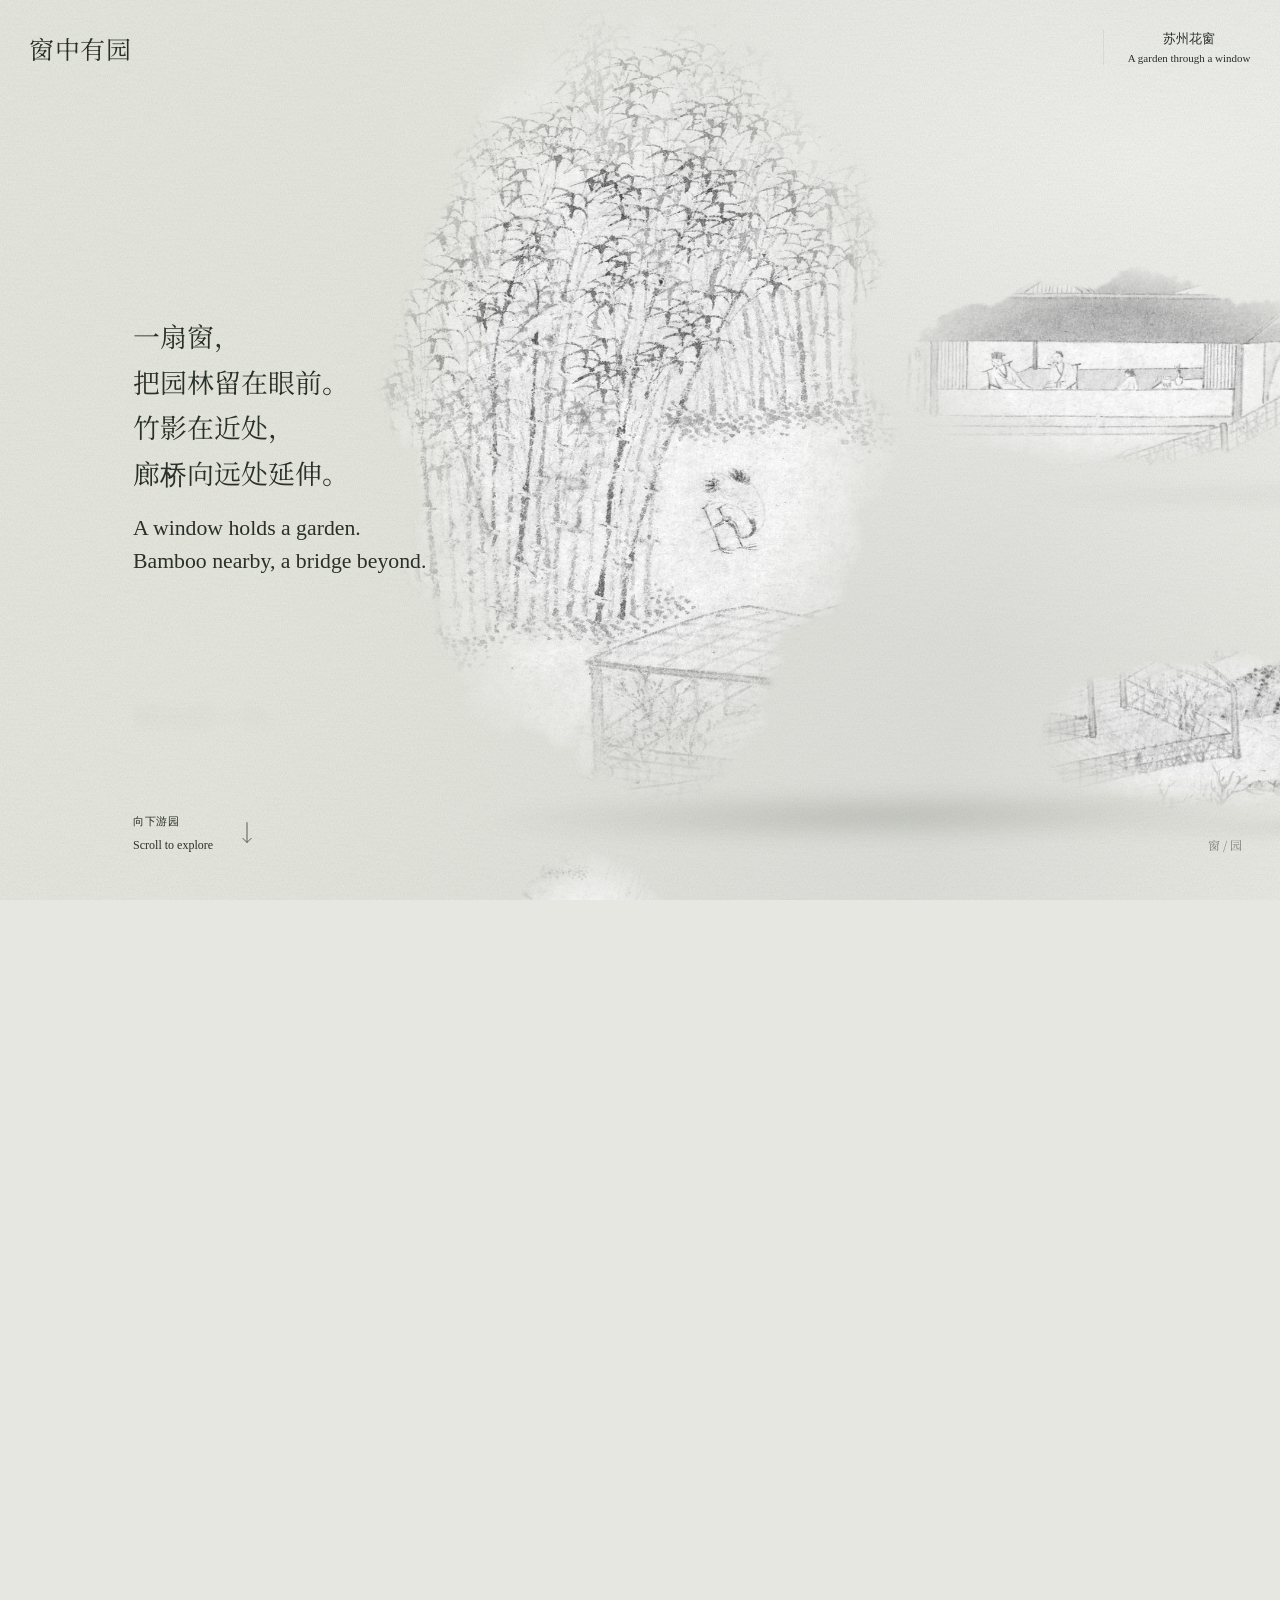
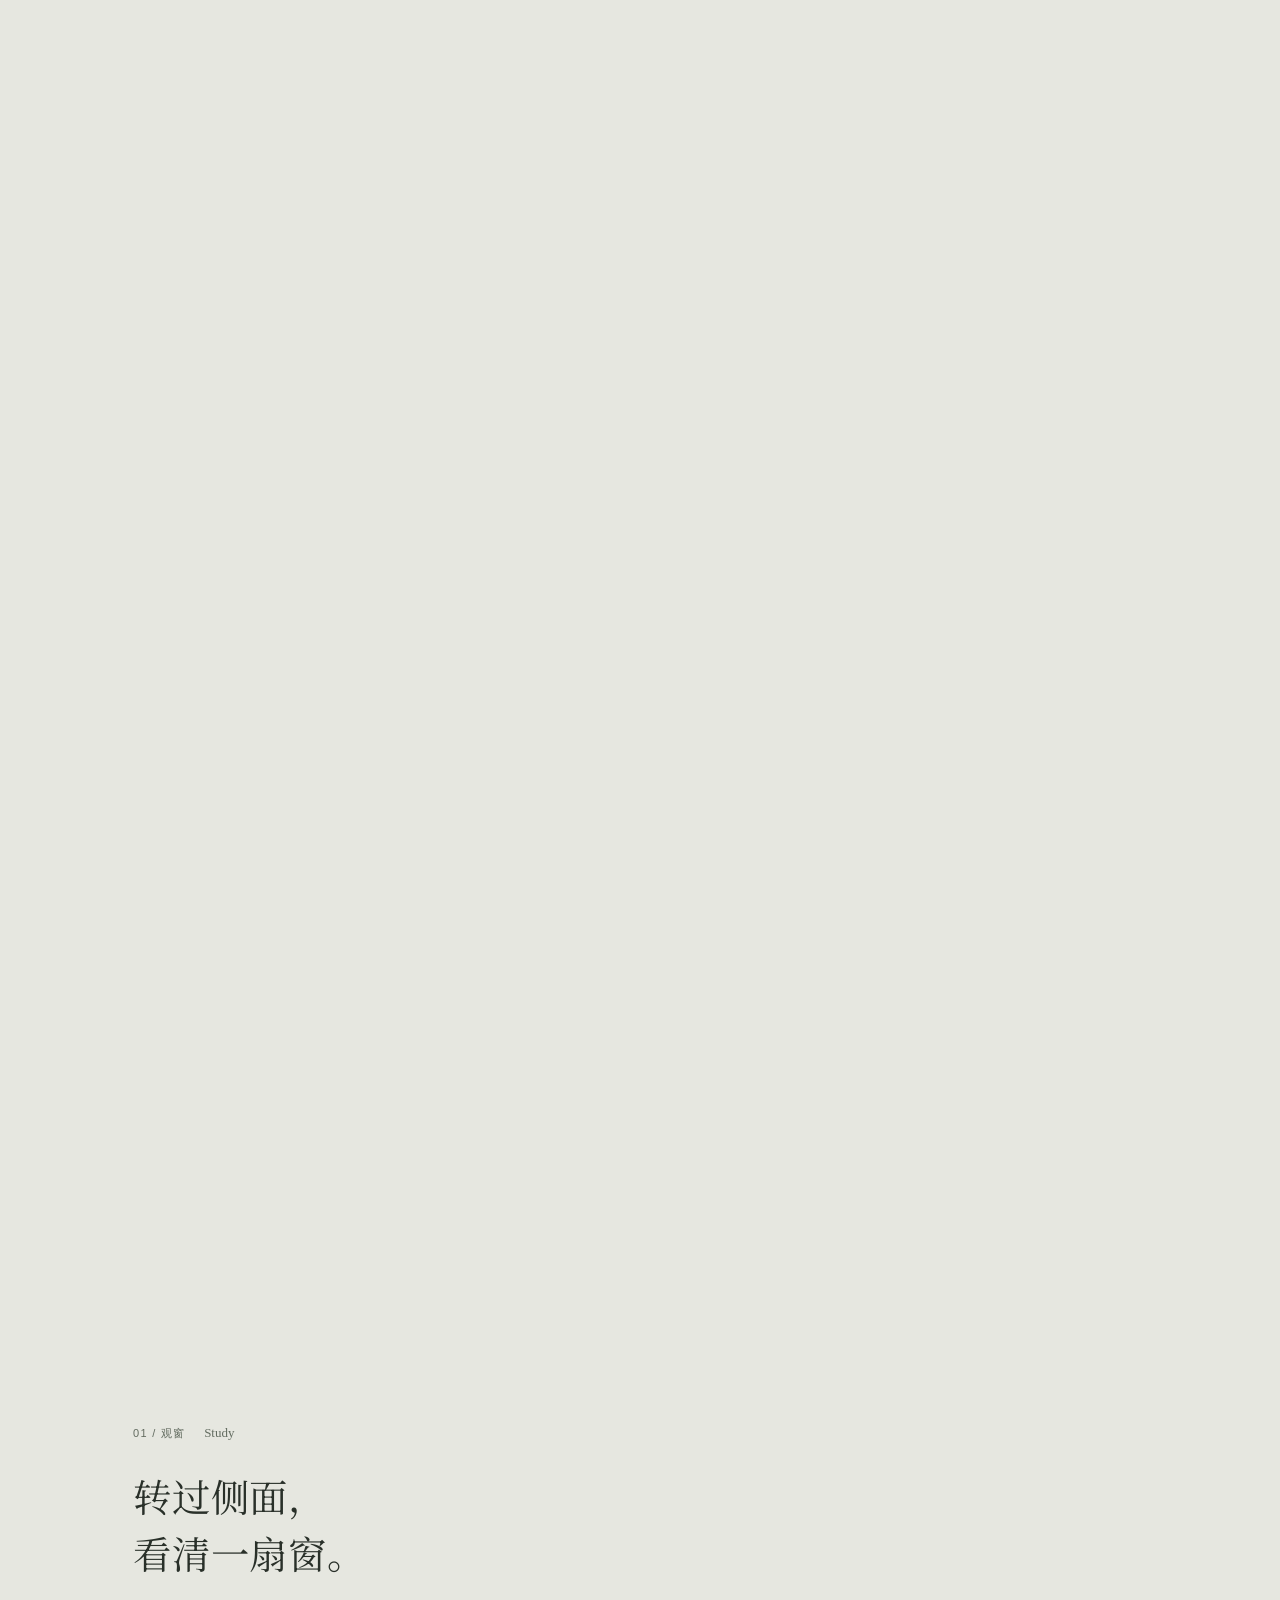
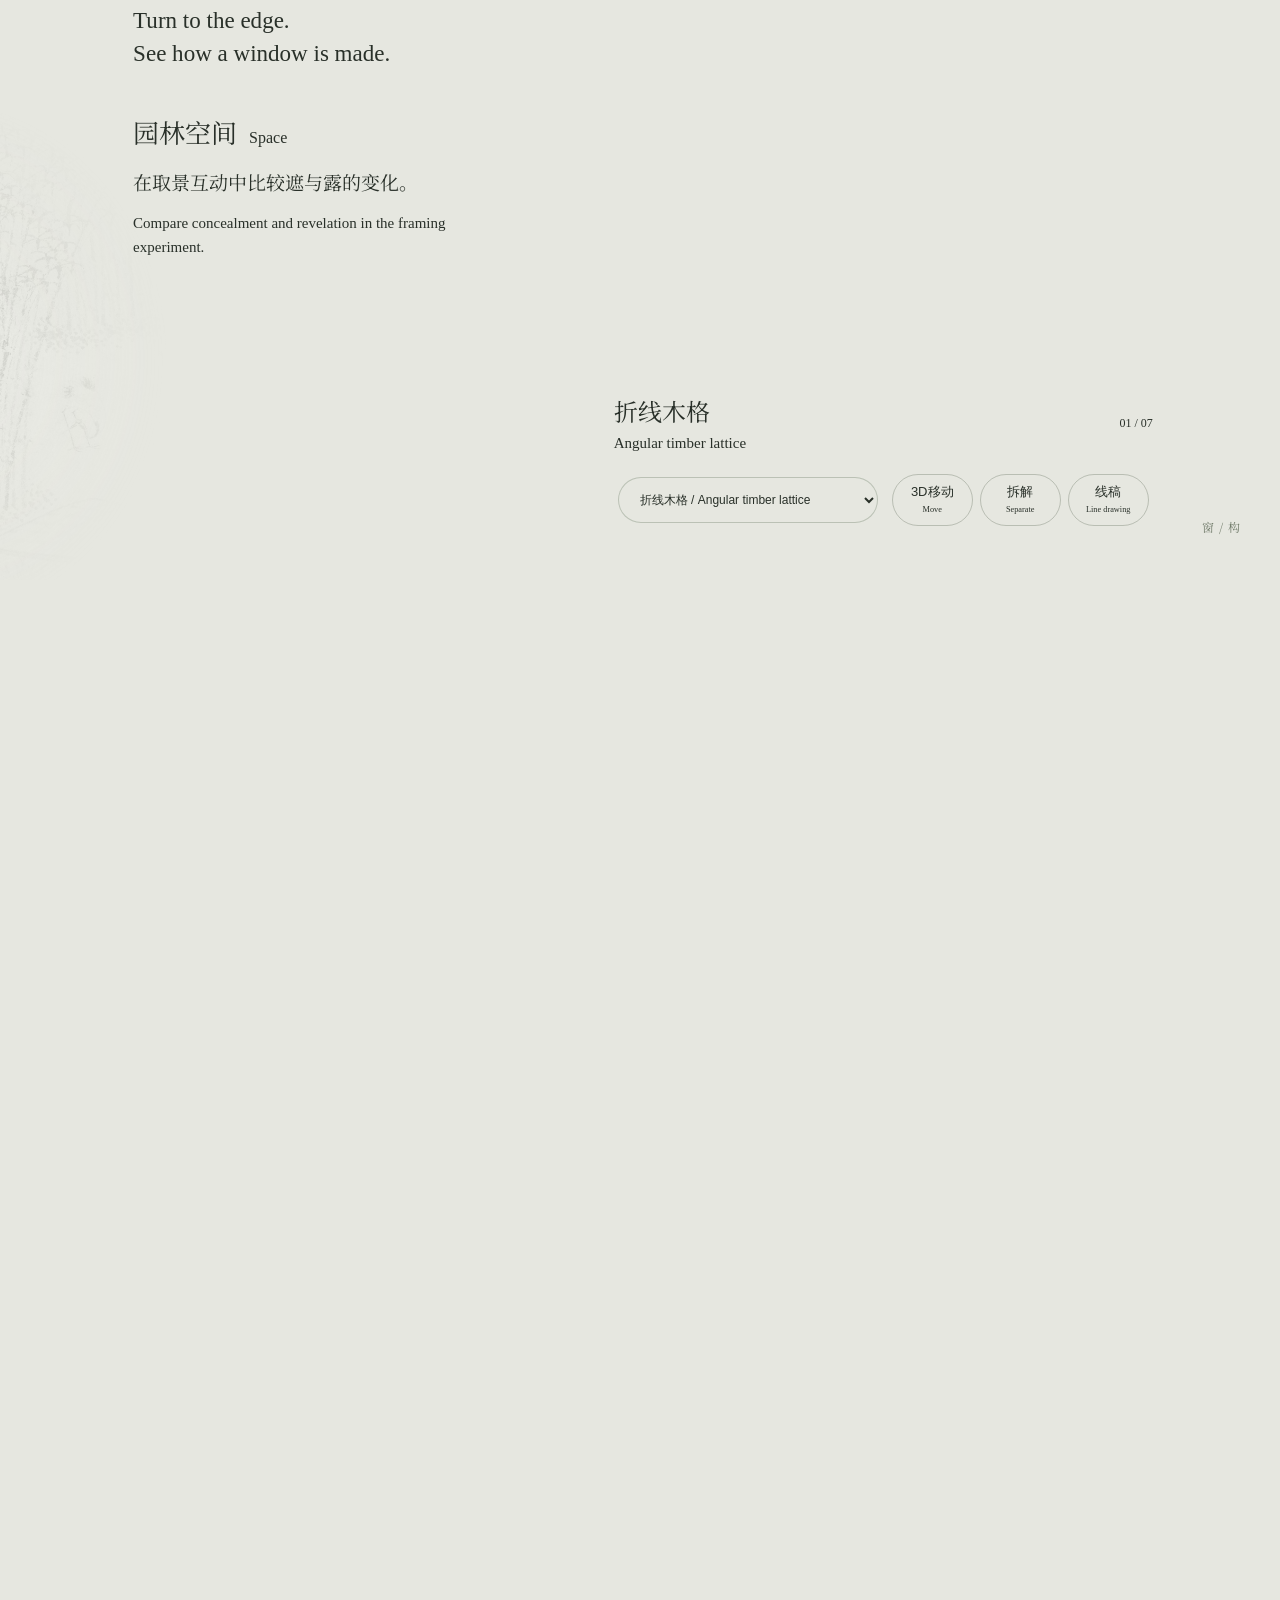
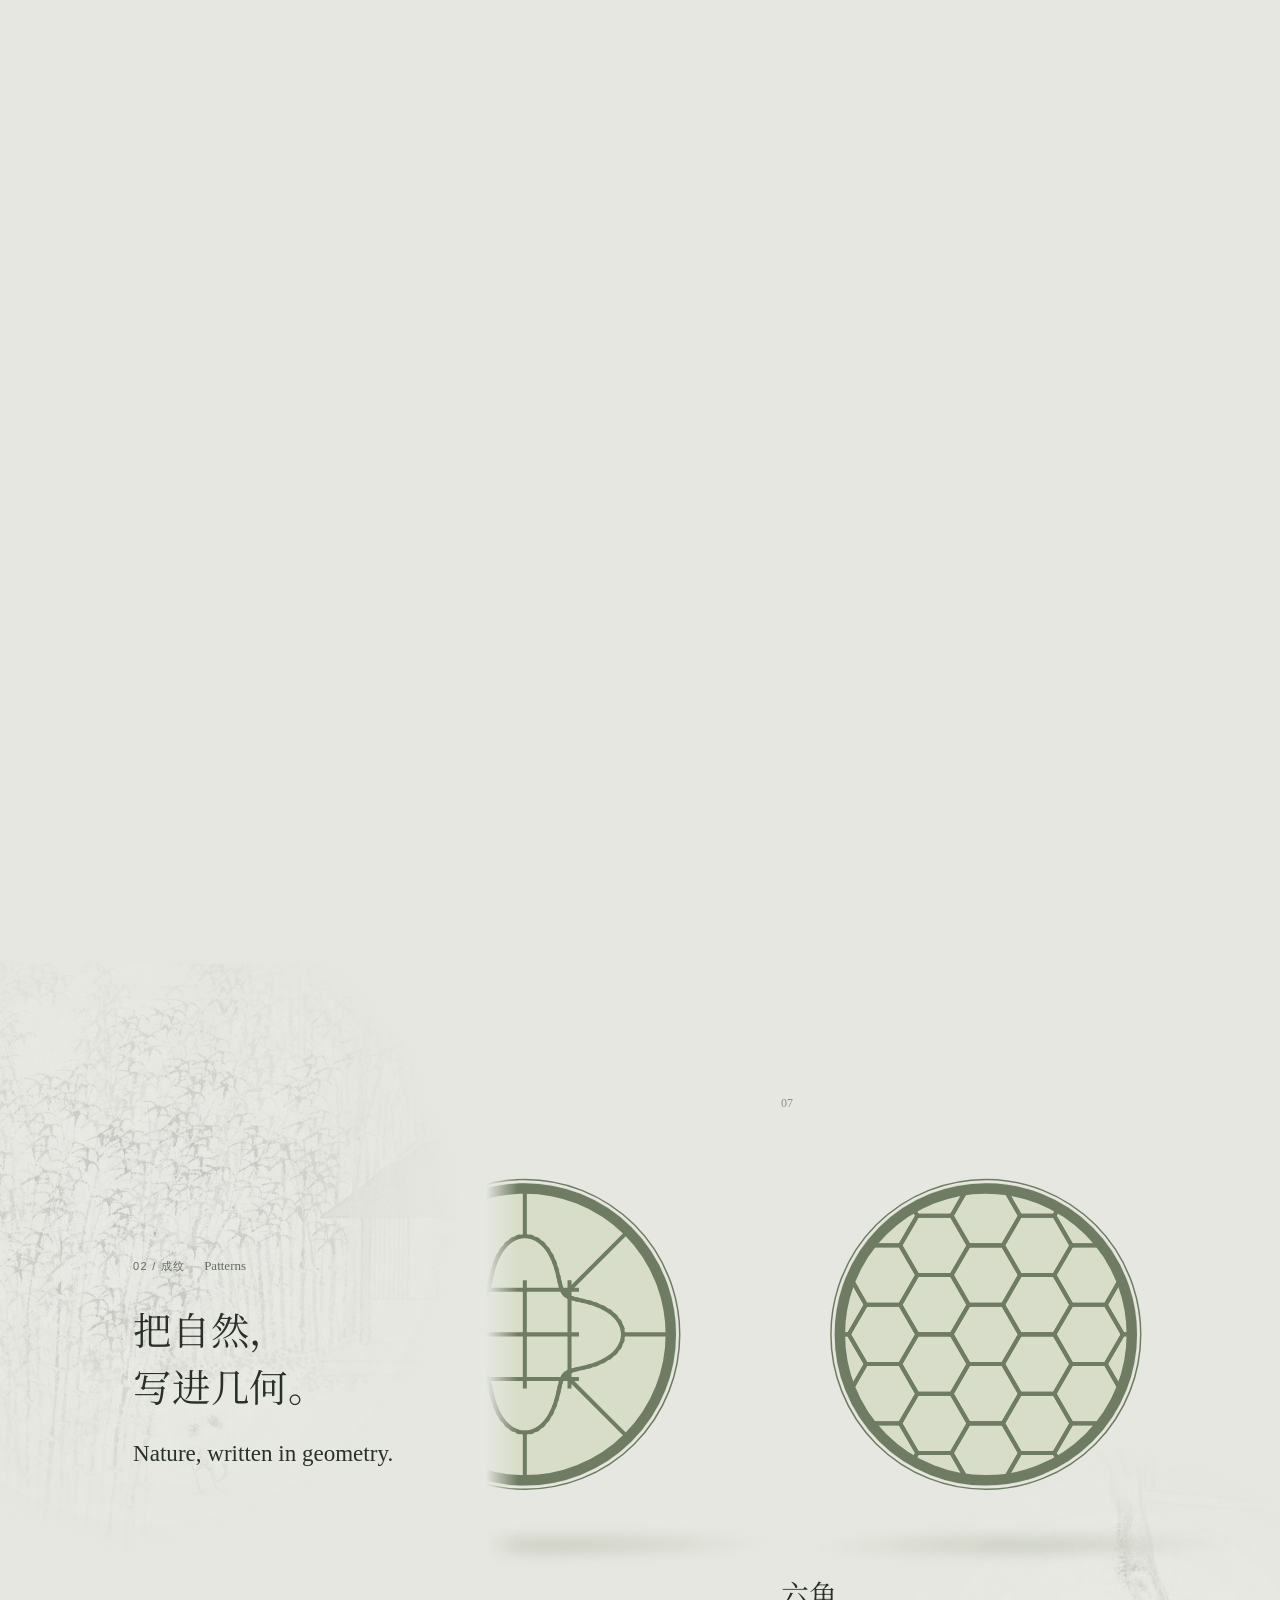
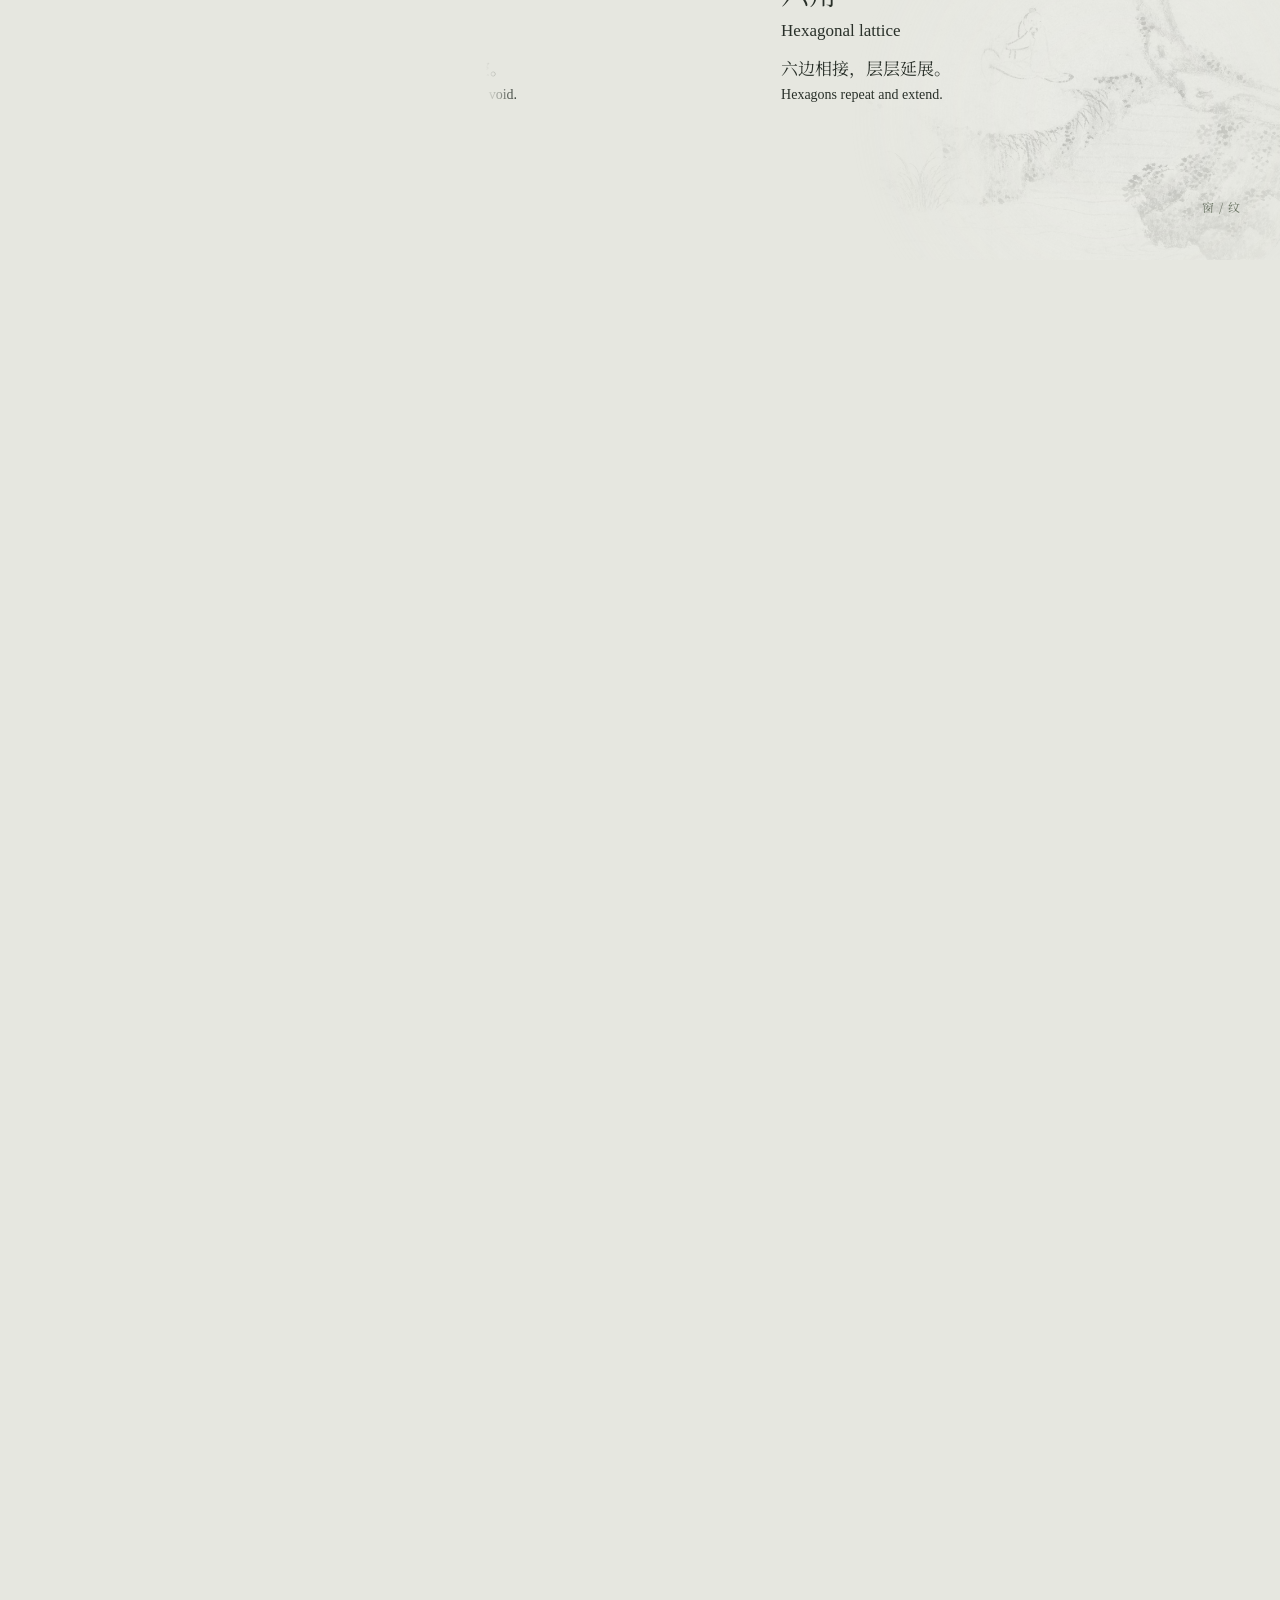
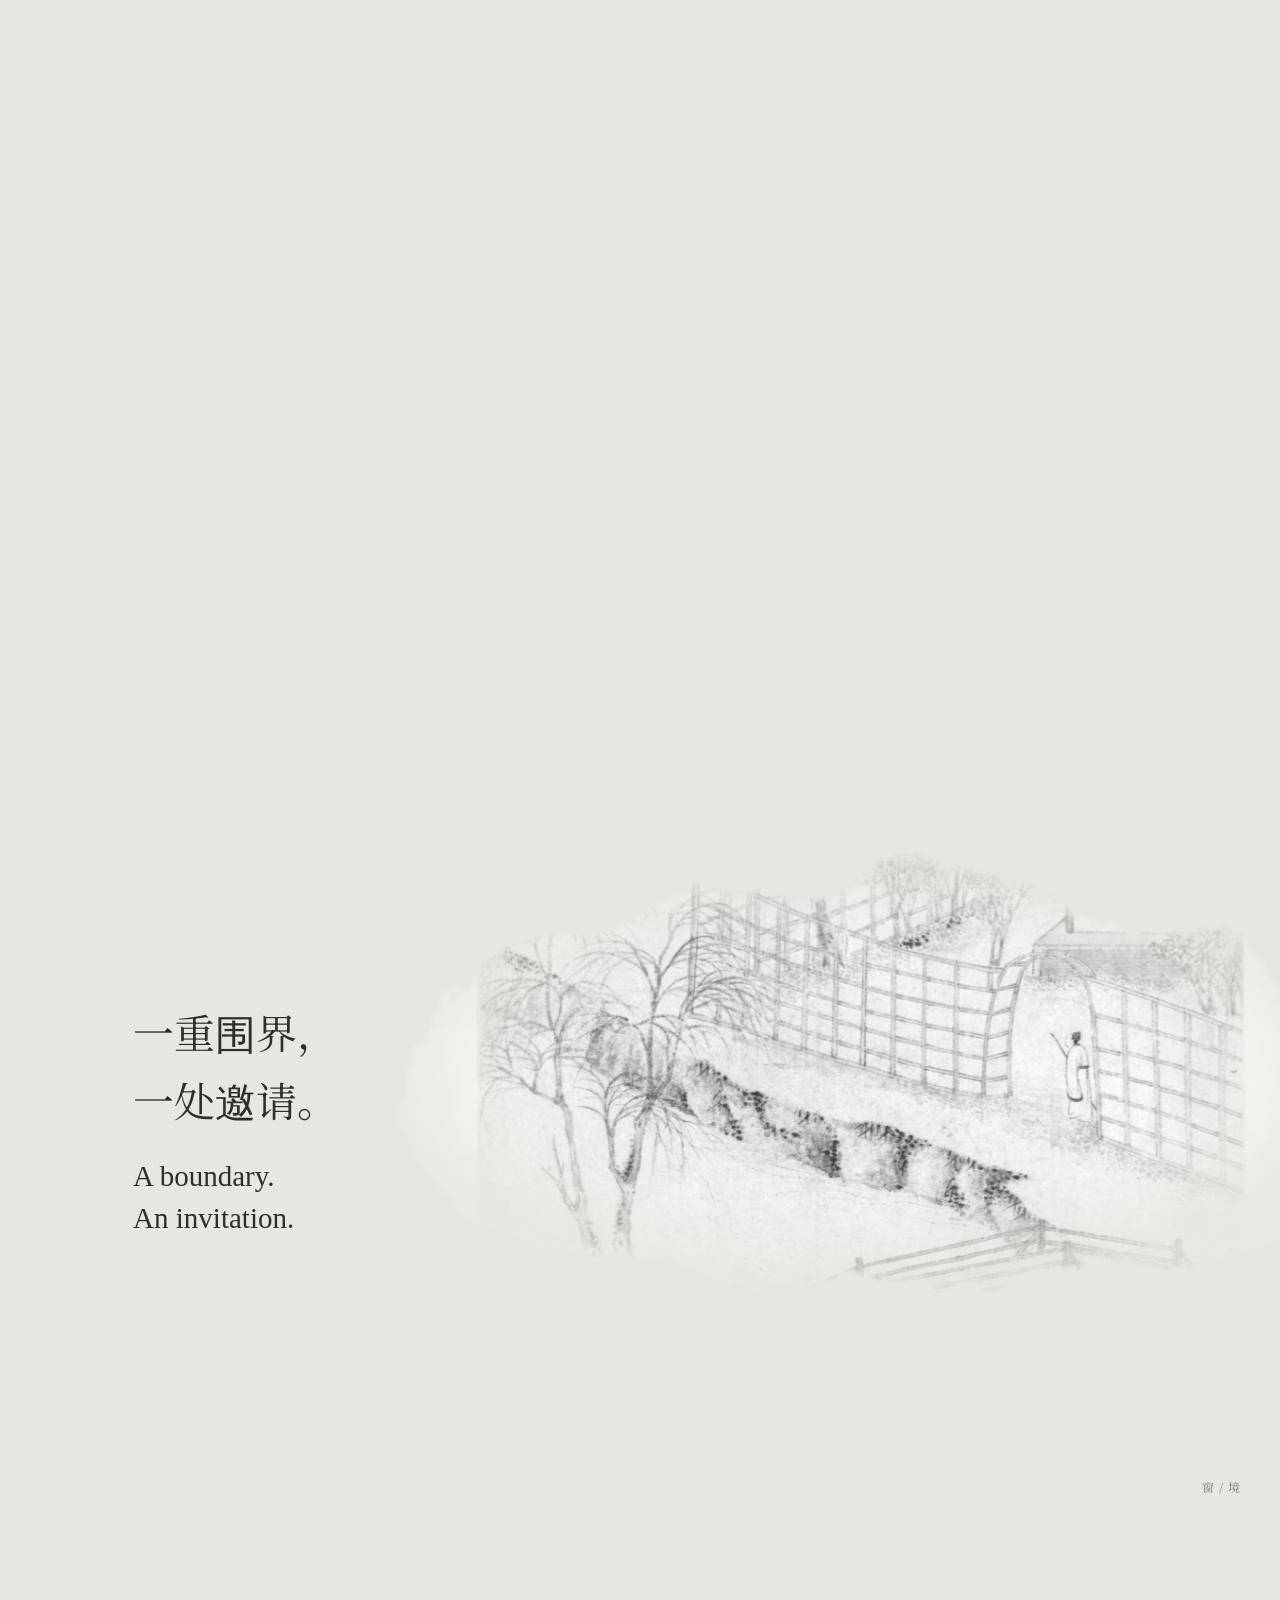
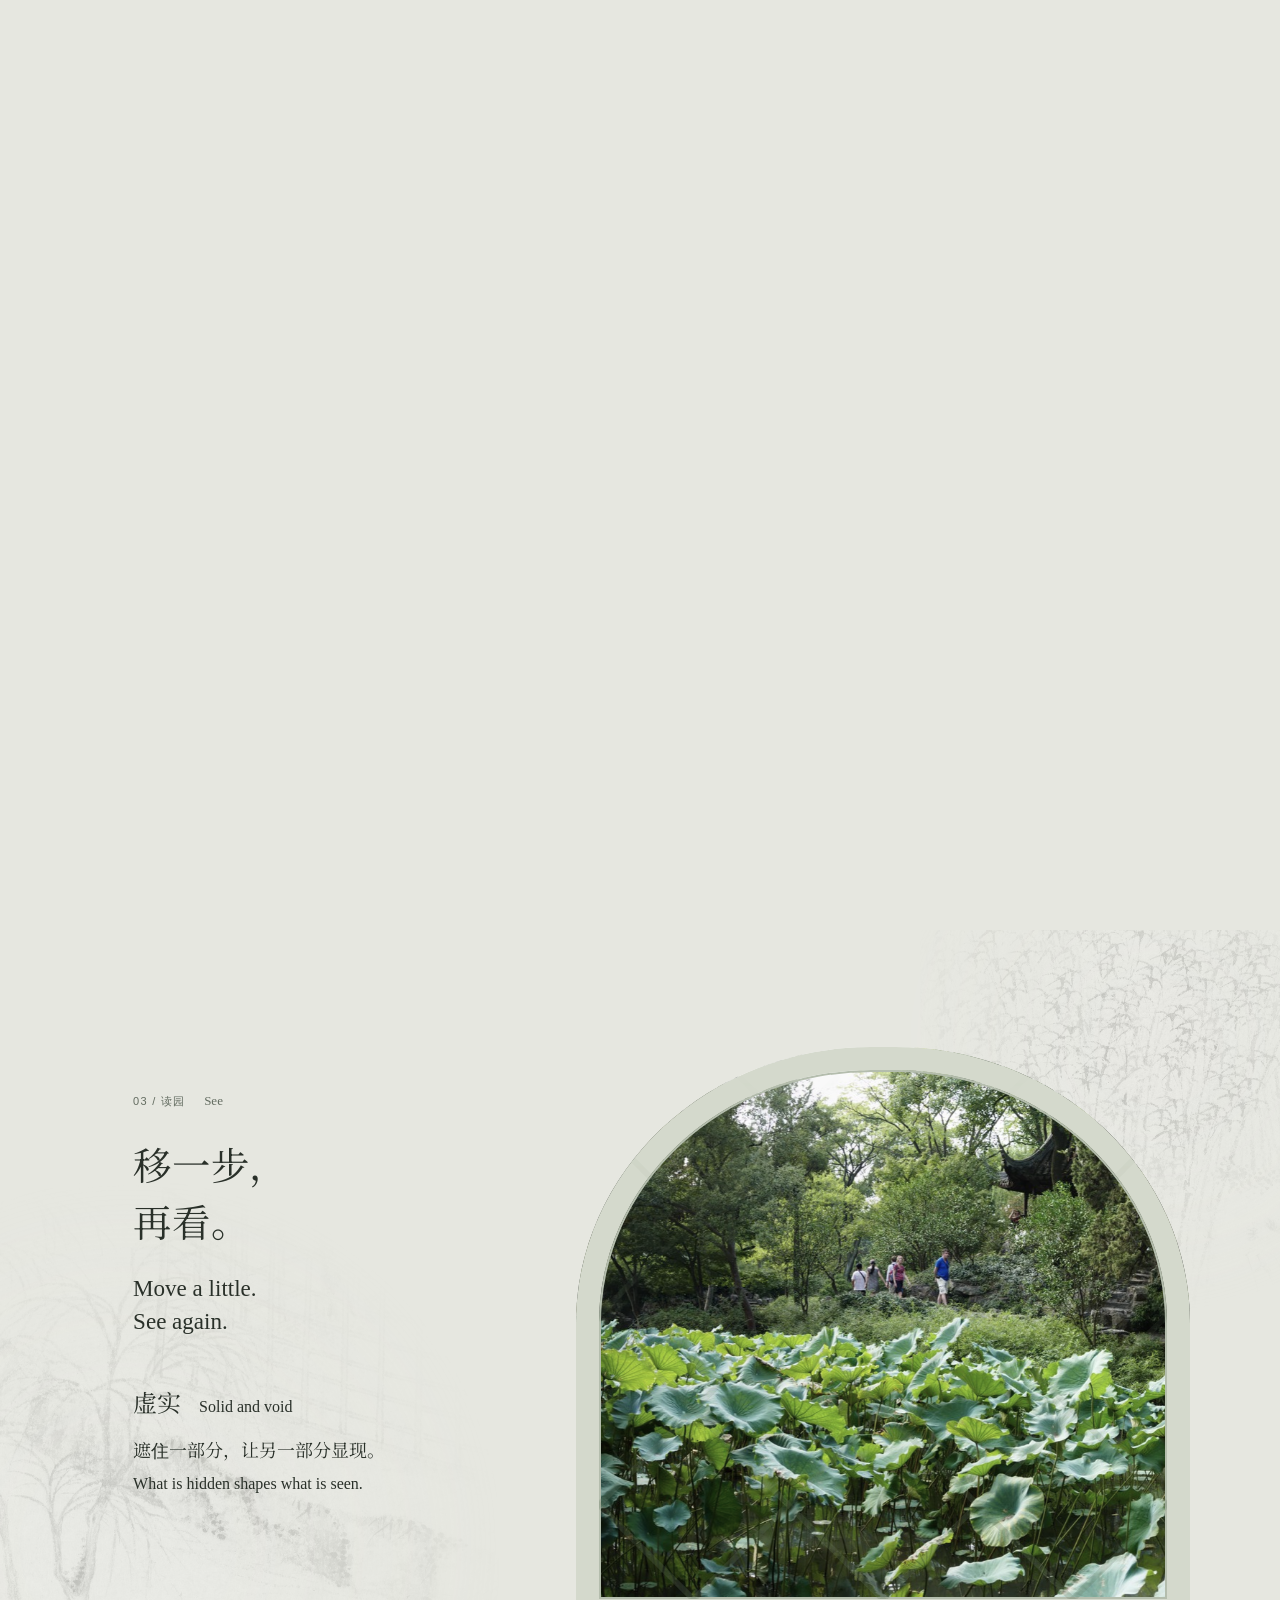
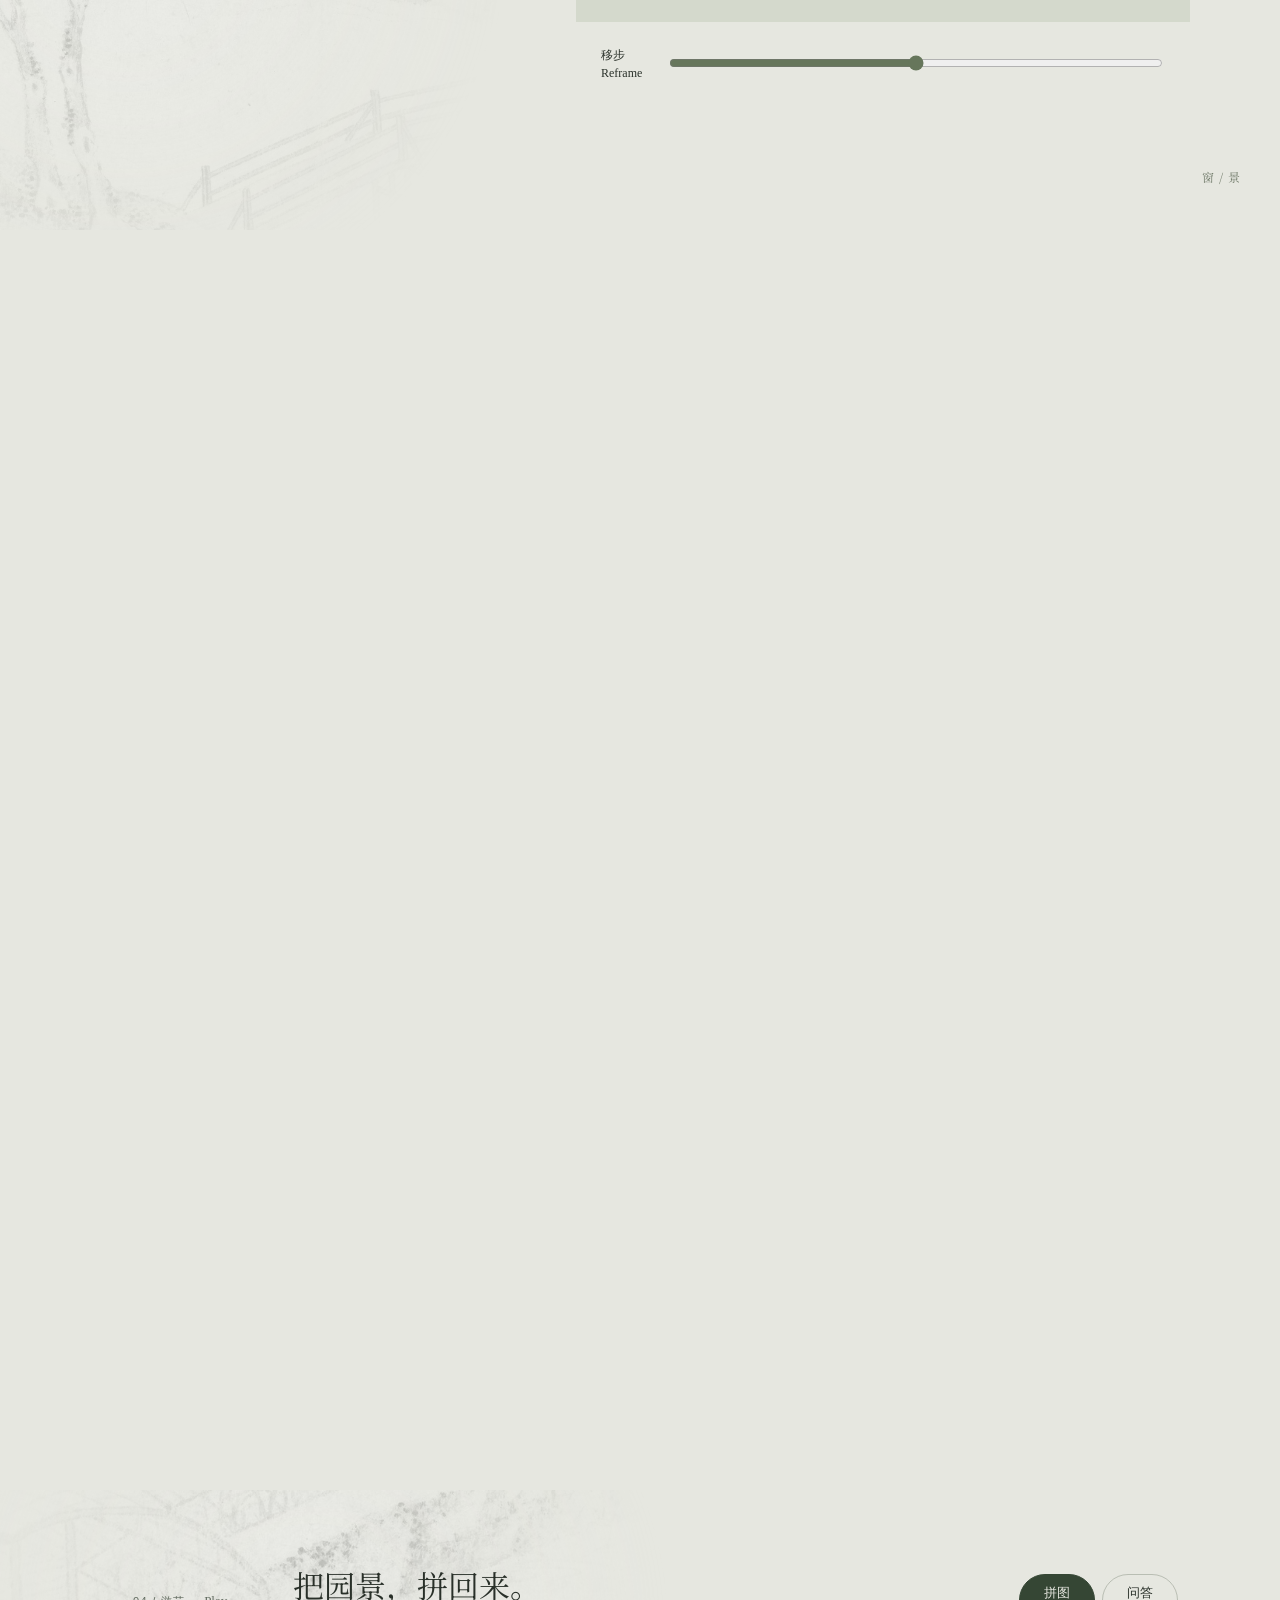
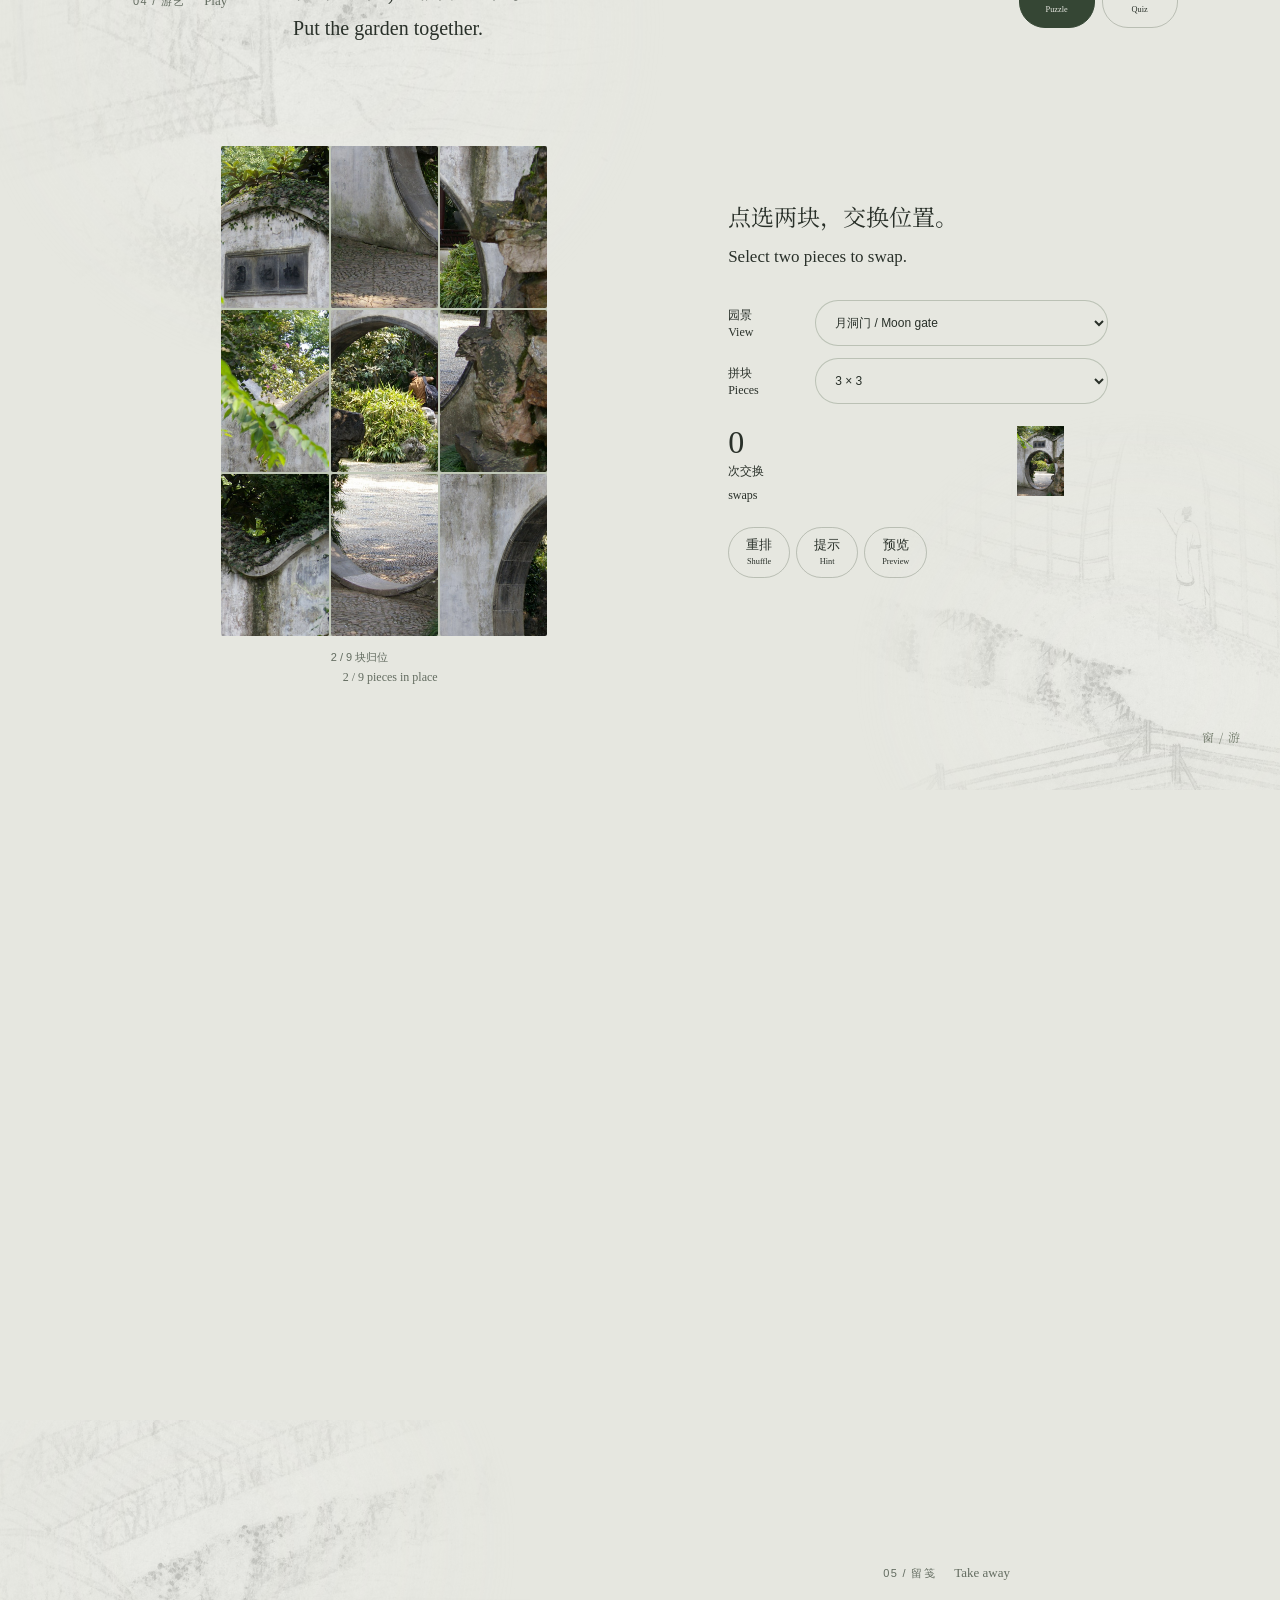
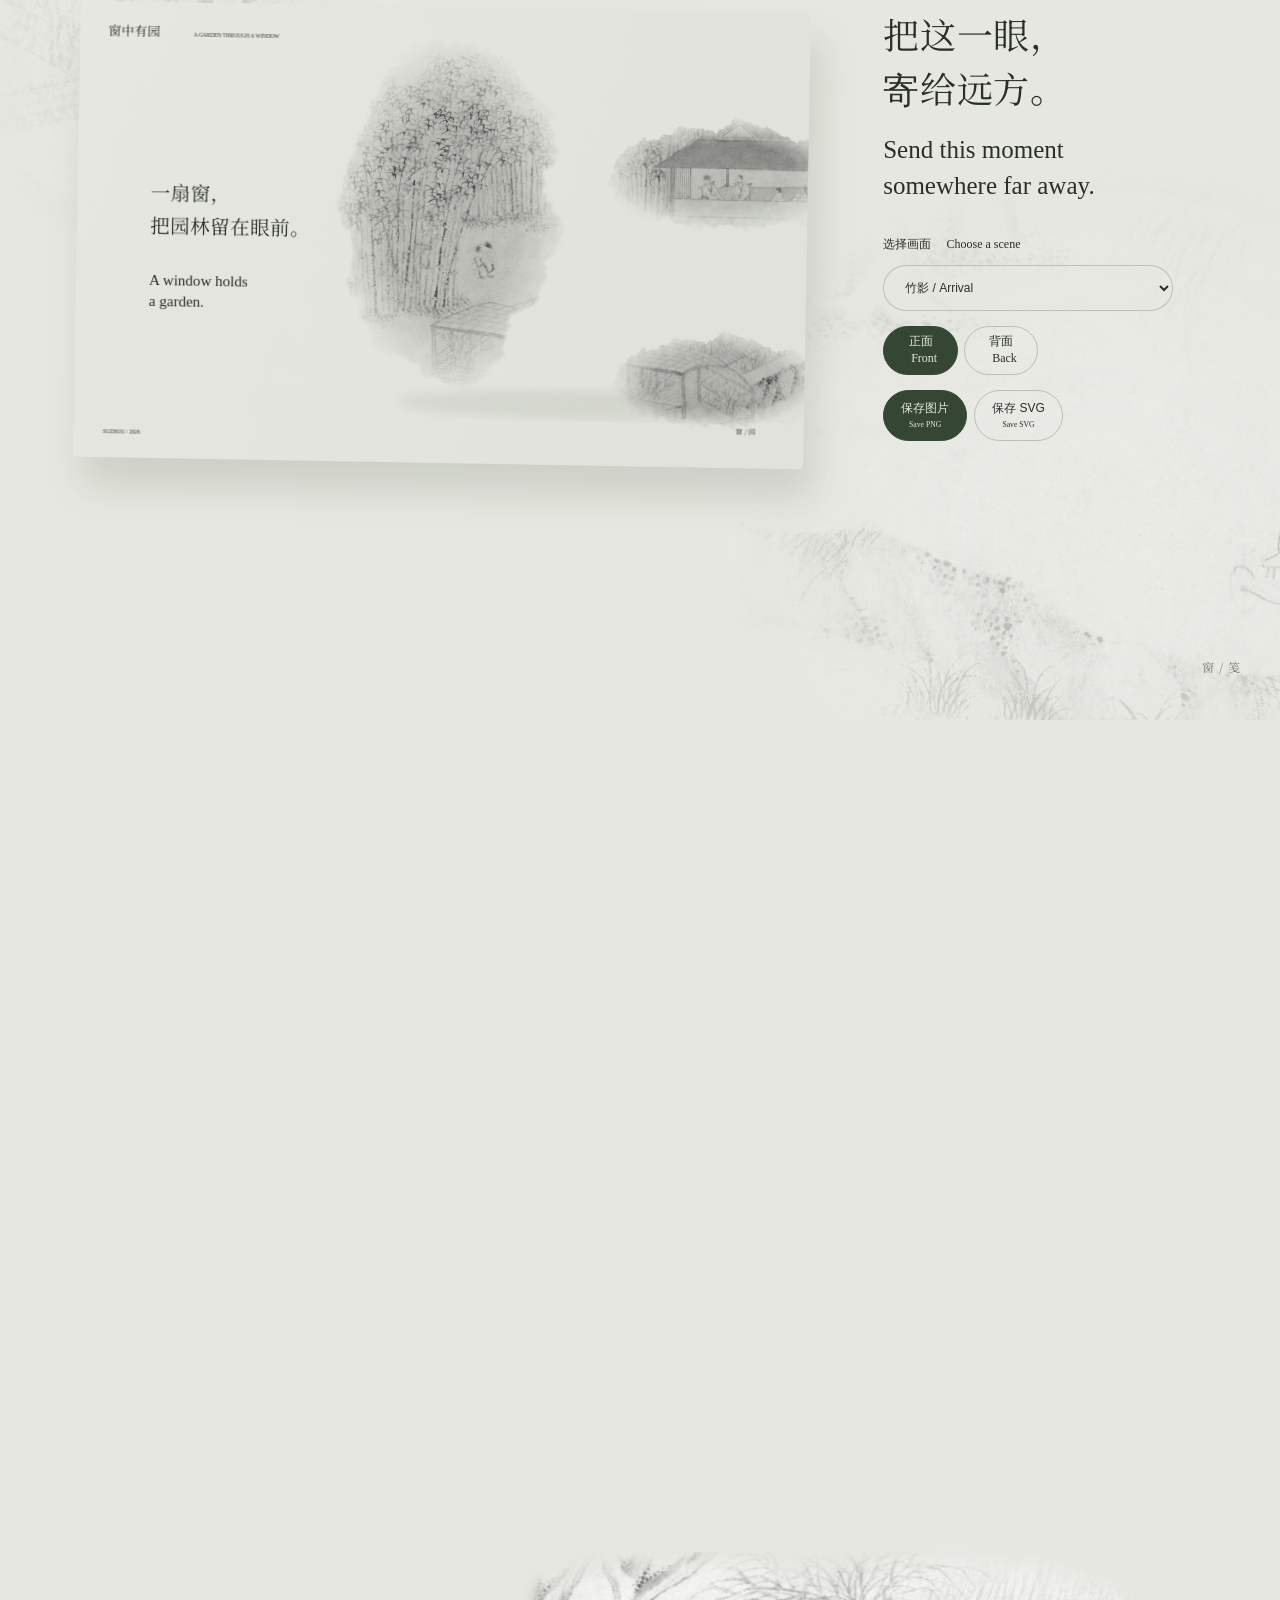
<file: index.html>
<!doctype html>
<html lang="zh-CN"><head><meta charset="utf-8"><meta name="viewport" content="width=device-width,initial-scale=1"><meta name="theme-color" content="#e6e7e0"><meta name="description" content="从竹影走到窗前，游一座画中的园。苏州花窗双语互动展。"><title>窗中有园 · A Garden Through a Window</title><link rel="icon" href="assets/window-mark.svg"><link rel="preload" href="assets/painting-w1.jpg" as="image"><link rel="stylesheet" href="style.css?v=20261022-r4"><link rel="stylesheet" href="arrival.css?v=20261022-r4"><link rel="stylesheet" href="exhibition.css?v=20261022-r4"><link rel="stylesheet" href="continuity.css?v=20261022-r4"><link rel="stylesheet" href="refinements.css?v=20261022-r4"><script type="importmap">{"imports":{"three":"./vendor/three.module.js"}}</script></head>
<body class="full-exhibition">
<a class="skip" href="#collection">跳至观窗 / Skip to the window</a>
<main>
  <section id="home" class="scroll-space" aria-label="窗中有园 / A garden through a window">
    <header class="header"><a class="brand" href="#home">窗中有园</a><span class="brand-sub">苏州花窗 <small>A garden through a window</small></span></header>
    <div class="stage">
      <div class="world" aria-hidden="true">
        <div class="plane rear"><div class="cast-shadow"></div><div class="image-cut"><img src="assets/painting-w1.jpg" alt=""></div></div>
        <div class="plane bamboo"><div class="cast-shadow"></div><div class="image-cut"><img src="assets/painting-w1.jpg" alt=""></div></div>
        <div class="plane gate"><div class="cast-shadow"></div><div class="image-cut"><img src="assets/painting-w2.jpg" alt=""></div></div>
        <div class="plane bridge"><div class="cast-shadow"></div><div class="image-cut"><img src="assets/painting-w1.jpg" alt=""></div></div>
        <div class="plane foreground"><div class="cast-shadow"></div><div class="image-cut"><img src="assets/painting-w3.jpg" alt=""></div></div>
      </div>
      <div class="poem-window"><div class="poem-track">
        <div class="stanza first"><p>一扇窗，</p><p>把园林留在眼前。</p><p>竹影在近处，</p><p>廊桥向远处延伸。</p><p class="translation" lang="en">A window holds a garden. <br>Bamboo nearby, a bridge beyond.</p></div>
        <div class="stanza second"><p>再向前一步。</p><p>看见门后的庭院，</p><p>也看见景物之间，</p><p>原来留着空处。</p><p class="translation" lang="en">One step closer. <br>A courtyard opens between things.</p></div>
      </div></div>
      <div class="scroll-cue"><span>向下游园 <small>Scroll to explore</small></span><svg width="24" height="32" viewBox="0 0 24 32" fill="none"><path d="M12 1v27m-6-6 6 6 6-6" stroke="currentColor"/></svg></div><span class="signature">窗 / 园</span>
    </div><div class="cursor" aria-hidden="true"><i></i></div>
  </section>

  <section id="collection" class="film object-film chapter" data-film="object" aria-labelledby="collection-title">
    <div class="film-stage object-stage">
      <div class="film-copy object-copy"><p class="eyebrow">01 / 观窗 <span>Study</span></p><h1 id="collection-title">转过侧面，<br>看清一扇窗。</h1><p class="english" lang="en">Turn to the edge. <br>See how a window is made.</p><div id="study-notes" class="note-sequence"></div></div>
      <div class="object-area"><div id="scene" class="scene" tabindex="0" role="region" aria-label="3D花窗；开启3D移动后拖动旋转，滚轮缩放 / 3D window"><div id="scene-fallback"><div class="fallback-art"></div><p>正在载入 / Loading…</p></div></div><div class="object-label"><h2 id="model-name"></h2><span id="model-number"></span></div><div class="object-tools"><select id="model-select" aria-label="选择花窗 / Choose a window"></select><div class="three-options"><button id="interact" aria-pressed="false" disabled data-en="Move">3D移动</button><button id="explode" aria-pressed="false" disabled data-en="Separate">拆解</button><button id="wireframe" aria-pressed="false" disabled data-en="Line drawing">线稿</button></div></div></div>
      <span class="chapter-mark">窗 / 构</span>
    </div>
  </section>

  <section id="patterns" class="film pattern-film" data-film="patterns" aria-labelledby="patterns-title"><div class="film-stage pattern-stage"><div class="film-copy"><p class="eyebrow">02 / 成纹 <span>Patterns</span></p><h2 id="patterns-title">把自然，<br>写进几何。</h2><p class="english" lang="en">Nature, written in geometry.</p></div><div class="pattern-window"><div id="pattern-cards" class="pattern-track"></div></div><span class="chapter-mark">窗 / 纹</span></div></section>

  <section id="garden" class="film garden-film" data-film="garden" aria-label="一重围界，一处邀请 / A boundary, an invitation"><div class="film-stage garden-stage"><div class="garden-leaf ink-leaf"><img src="assets/painting-w2.jpg" width="2145" height="1900" alt="古画中的庭园、月门与芭蕉" loading="lazy"></div><div class="film-copy garden-copy"><p>一重围界，<br>一处邀请。</p><p class="english" lang="en">A boundary. <br>An invitation.</p></div><span class="chapter-mark">窗 / 境</span></div></section>

  <section id="culture" class="film culture-film chapter" data-film="culture" aria-labelledby="culture-title"><div class="film-stage culture-stage"><div class="film-copy"><p class="eyebrow">03 / 读园 <span>See</span></p><h2 id="culture-title">移一步，<br>再看。</h2><p class="english" lang="en">Move a little. <br>See again.</p><div class="concept-sequence"><article class="concept"><h3>框景 <span>Framed view</span></h3><p>以窗为框，从自然中取景。</p><p class="english" lang="en">An opening selects a scene.</p></article><article class="concept"><h3>借景 <span>Borrowed scenery</span></h3><p>让远近景物，成为园中一部分。</p><p class="english" lang="en">Near and distant views enter the garden.</p></article><article class="concept"><h3>虚实 <span>Solid and void</span></h3><p>遮住一部分，让另一部分显现。</p><p class="english" lang="en">What is hidden shapes what is seen.</p></article></div></div><div class="framing-area"><div class="garden-art" id="view-garden"><img src="assets/photo-lotus-panorama.jpg" width="2400" height="800" alt="拙政园荷塘与亭桥" loading="lazy"><div class="wall-mask"><div class="mini-lattice"></div></div></div><label class="view-slider" for="viewpoint"><span>移步 <small>Reframe</small></span><input id="viewpoint" type="range" min="0" max="100" value="50" aria-label="移动取景 / Reframe"></label></div><span class="chapter-mark">窗 / 景</span></div></section>

  <section id="play" class="film play-film chapter" data-film="play" aria-labelledby="play-title"><div class="film-stage play-stage"><div class="play-heading"><p class="eyebrow">04 / 游艺 <span>Play</span></p><h2 id="play-title">把园景，拼回来。<span class="english" lang="en">Put the garden together.</span></h2><div class="game-tabs" role="tablist" aria-label="游艺 / Games"><button id="puzzle-tab" role="tab" aria-selected="true" aria-controls="puzzle-panel" data-game="puzzle" data-en="Puzzle">拼图</button><button id="quiz-tab" role="tab" aria-selected="false" aria-controls="quiz-panel" data-game="quiz" data-en="Quiz">问答</button></div></div>
      <div class="game-shell"><div id="puzzle-panel" class="game-panel" role="tabpanel" aria-labelledby="puzzle-tab"><div class="puzzle-stage"><div id="puzzle-board" class="puzzle-board" role="group" aria-label="园景拼图 / Garden puzzle"></div><p id="puzzle-progress" class="fine" aria-live="polite"></p></div><div class="game-info"><p class="game-instruction">点选两块，交换位置。<span class="english" lang="en">Select two pieces to swap.</span></p><div class="game-selects"><label for="puzzle-photo">园景 <small>View</small></label><select id="puzzle-photo"><option value="moon">月洞门 / Moon gate</option><option value="bamboo">竹影 / Bamboo</option><option value="window">窗景 / Window</option></select><label for="puzzle-size">拼块 <small>Pieces</small></label><select id="puzzle-size"><option value="3">3 × 3</option><option value="4">4 × 4</option></select></div><div class="game-stats"><p><strong id="moves">0</strong><span data-en="swaps">次交换</span></p><div id="puzzle-reference"></div></div><div class="game-actions"><button id="shuffle" data-en="Shuffle">重排</button><button id="hint" data-en="Hint">提示</button><button id="peek" aria-pressed="false" data-en="Preview">预览</button></div><p id="puzzle-feedback" role="status"></p><p id="puzzle-credit" hidden></p></div></div><div id="quiz-panel" class="game-panel quiz-panel" role="tabpanel" aria-labelledby="quiz-tab" hidden><div id="quiz-window" class="quiz-illustration" aria-hidden="true"></div><div class="quiz-copy"><p id="quiz-count" class="fine"></p><h3 id="quiz-question"></h3><div id="quiz-options"></div><p id="quiz-feedback" role="status"></p><button id="quiz-next" hidden></button><button id="quiz-restart" hidden data-en="Again">再来</button></div></div></div><span class="chapter-mark">窗 / 游</span></div></section>

  <section id="dialogue" class="film card-film chapter" data-film="cards" aria-labelledby="dialogue-title"><div class="film-stage card-stage"><div class="card-display"><div id="card-preview" aria-label="页面明信片 / Exhibition postcard"></div></div><div class="film-copy card-copy"><p class="eyebrow">05 / 留笺 <span>Take away</span></p><h2 id="dialogue-title">把这一眼，<br>寄给远方。</h2><p class="english" lang="en">Send this moment<br>somewhere far away.</p><div class="postcard-builder"><label for="card-theme">选择画面 <small>Choose a scene</small></label><select id="card-theme"><option value="arrival">竹影 / Arrival</option><option value="courtyard">庭园 / Courtyard</option><option value="window">窗间 / The window</option><option value="waterside">临水 / Waterside</option></select><div class="card-sides" role="group" aria-label="明信片正反面 / Postcard sides"><button id="card-front" aria-pressed="true" data-en="Front">正面</button><button id="card-back" aria-pressed="false" data-en="Back">背面</button></div><div class="download-actions"><button id="download-png" class="primary" data-en="Save PNG">保存图片</button><button id="download-card" data-en="Save SVG">保存 SVG</button></div><p id="card-note" class="fine" role="status"></p></div></div><span class="chapter-mark">窗 / 笺</span></div></section>

  <section id="closing" class="film closing-film" data-film="closing" aria-label="慢下来，再看一眼 / Slow down, look again"><div class="film-stage closing-stage"><div class="closing-leaf ink-leaf"><img src="assets/painting-w3.jpg" width="1953" height="1739" alt="临水人物、树石与草亭" loading="lazy"></div><div class="film-copy closing-copy"><p>慢下来，<br>再看一眼。</p><p class="english" lang="en">Slow down. <br>Look again.</p></div><span class="chapter-mark">窗 / 园</span></div></section>
</main>
<footer id="notes" class="exhibition-footer"><div class="footer-top"><a href="#home" class="footer-brand">窗中有园 <span>WINDOW / GARDEN</span></a><p>苏州 · 2026 <span>Suzhou</span></p></div><details class="source-notes"><summary>图像与资料 <span>Images & notes</span></summary><div class="source-grid"><div><h3>画作 / Artworks</h3><p>文徵明《拙政园图诗册》，1551。The Met，1979.458.1a–ii；Gift of Douglas Dillon, 1979。Public Domain / CC0。</p><p>页面与明信片采用古画局部取景、灰度、边缘遮罩及图层编排；原作不代表今日园林的测绘位置。</p><p><a href="assets/painting-w1.jpg" target="_blank">W1 原图</a> · <a href="assets/painting-w2.jpg" target="_blank">W2 原图</a> · <a href="assets/painting-w3.jpg" target="_blank">W3 原图</a> · <a href="https://www.metmuseum.org/art/collection/search/39654" target="_blank" rel="noreferrer">馆藏记录</a></p></div><div><h3>摄影 / Photography</h3><p>框景：Zossolino，CC BY-SA 4.0。月洞门拼图：Jakub Hałun，CC BY-SA 3.0。竹影：Acot一杯茶，CC BY-SA 4.0。网师园窗景：Kramer1123，CC BY-SA 4.0。八角窗：kevinmcgill，CC BY-SA 2.0。格扇：Gisling，CC BY-SA 3.0。</p><p>摄影经等比缩小、压缩及视口裁切；部分画面采用低饱和显示与水墨边缘遮罩。拼图采用单设备交换方式，受 Google Arts & Culture Puzzle Party 启发。</p><p><a href="sources.html#photos">原图与许可记录</a> · <a href="https://artsandculture.google.com/experiment/puzzle-party/EwGBPZlIzv0KRw" target="_blank" rel="noreferrer">Puzzle Party</a></p></div><div><h3>构件 / Model studies</h3><p>三件依据照片的解释性模型、四种原创母题示意。厚度、背面与节点为推演；线稿展示网格边线。分层不代表施工或文物修复顺序。</p><p>3D无摄影背景；框景是单张摄影上的教学取景。沧浪亭复廊漏窗连通园内外，是独立的园林实例。</p><p><a href="sources.html#models">模型依据与完整说明</a> · <a href="viewer.html">独立3D</a> · <a href="embed-example.html">嵌入</a></p></div><div><h3>文字 / Words</h3><p>正文为原创双语课堂解说，非历史引文。</p><p>花窗为流动的风景取景。人移，景换。建筑与自然在窗间相遇。</p><p lang="en">A lattice window frames a changing view. As we move, the garden composes itself anew. Architecture and nature meet at its edge.</p><p><a href="sources.html">全部资料</a> · <a href="assets/artworks.json">画作记录</a> · <a href="assets/photos.json">摄影记录</a></p></div></div><div id="extended-notes" class="extended-notes"></div></details><div class="footer-bottom"><p>中国文化与国际传播 <span>Chinese Culture & International Communication</span></p><div><button id="classroom">课堂导览 <span>Classroom</span></button><button id="five-minute">五分钟精选 <span>Highlights</span></button><a href="#home">↑</a></div></div></footer>
<div class="presentation-controls" hidden><button id="present-prev" aria-label="上一章 / Previous">←</button><span id="present-status"></span><button id="present-next" aria-label="下一章 / Next">→</button><button id="present-fullscreen">全屏</button><button id="present-exit">退出</button></div><div id="toast" class="toast" role="status"></div>
<script src="arrival.js?v=20261022-r4"></script><script type="module" src="exhibition.js?v=20261022-r4"></script><script type="module" src="games.js?v=20261022-r4"></script></body></html>
</file>
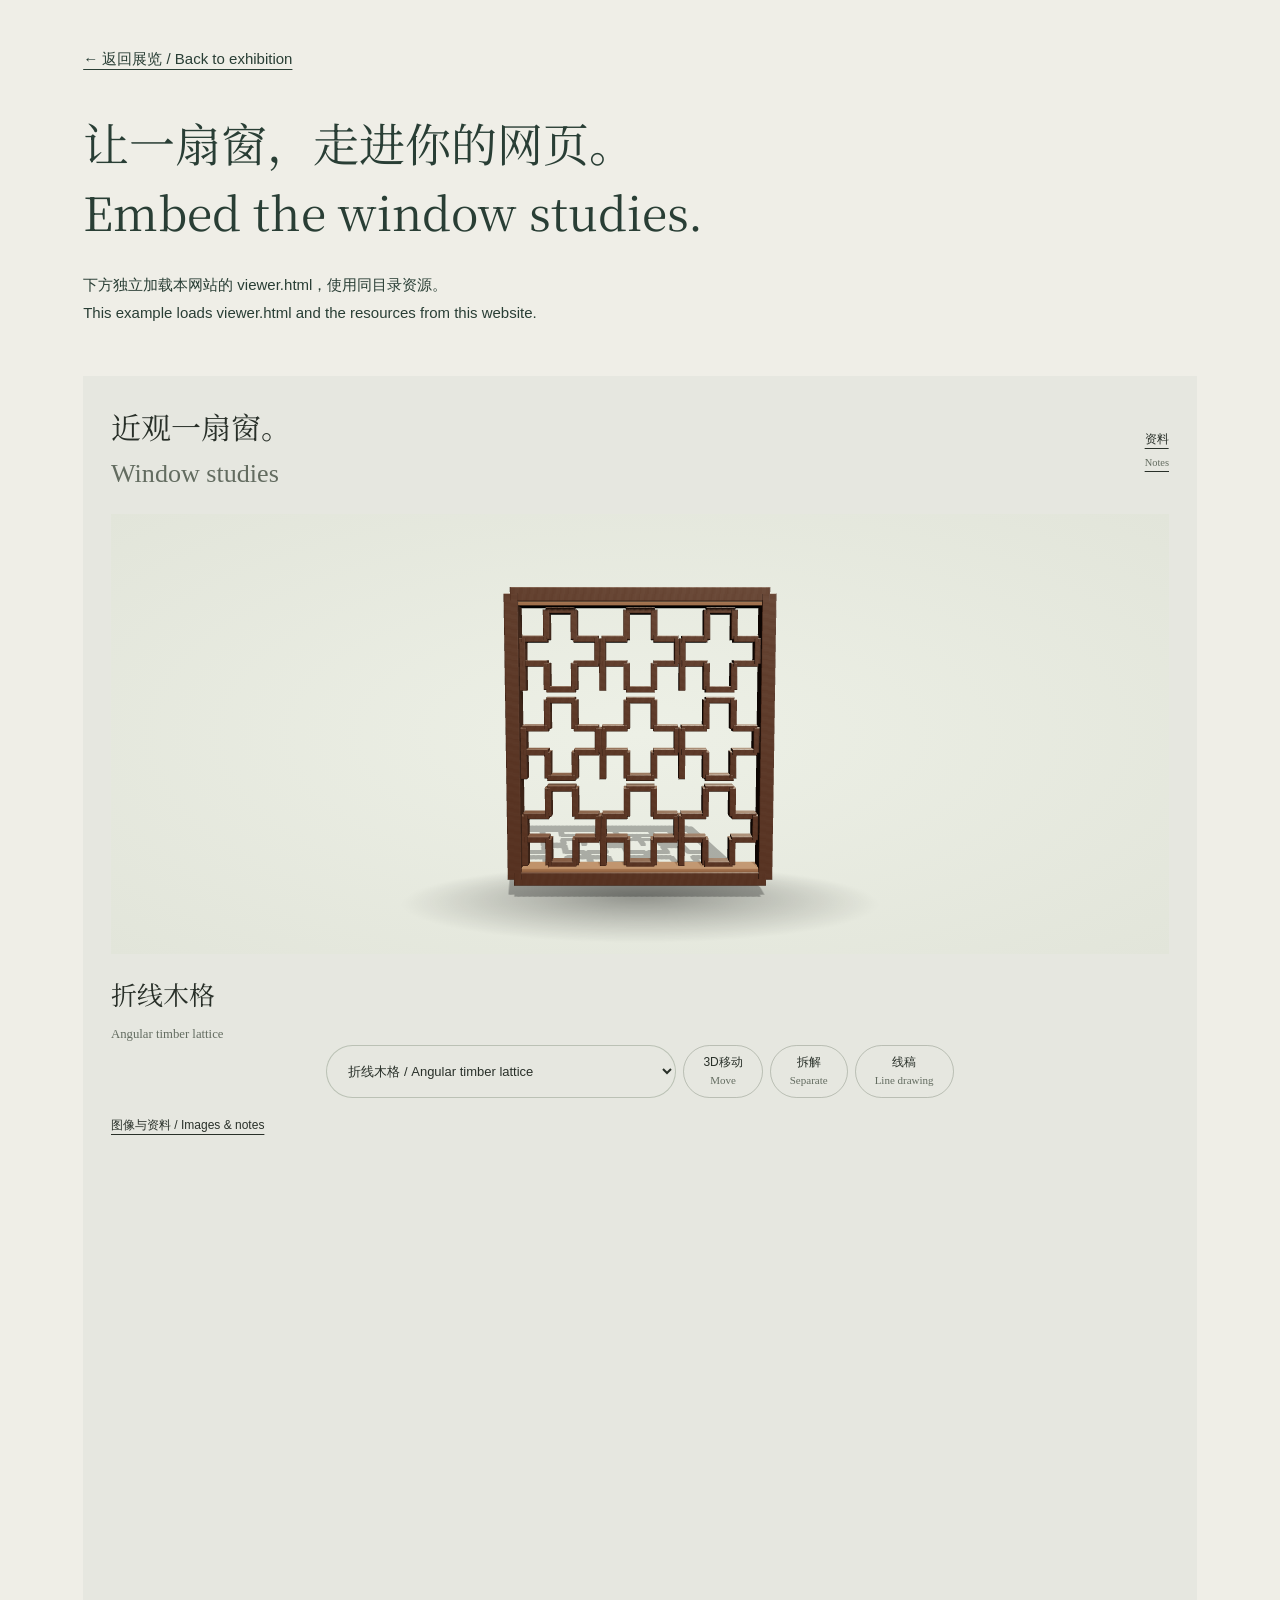
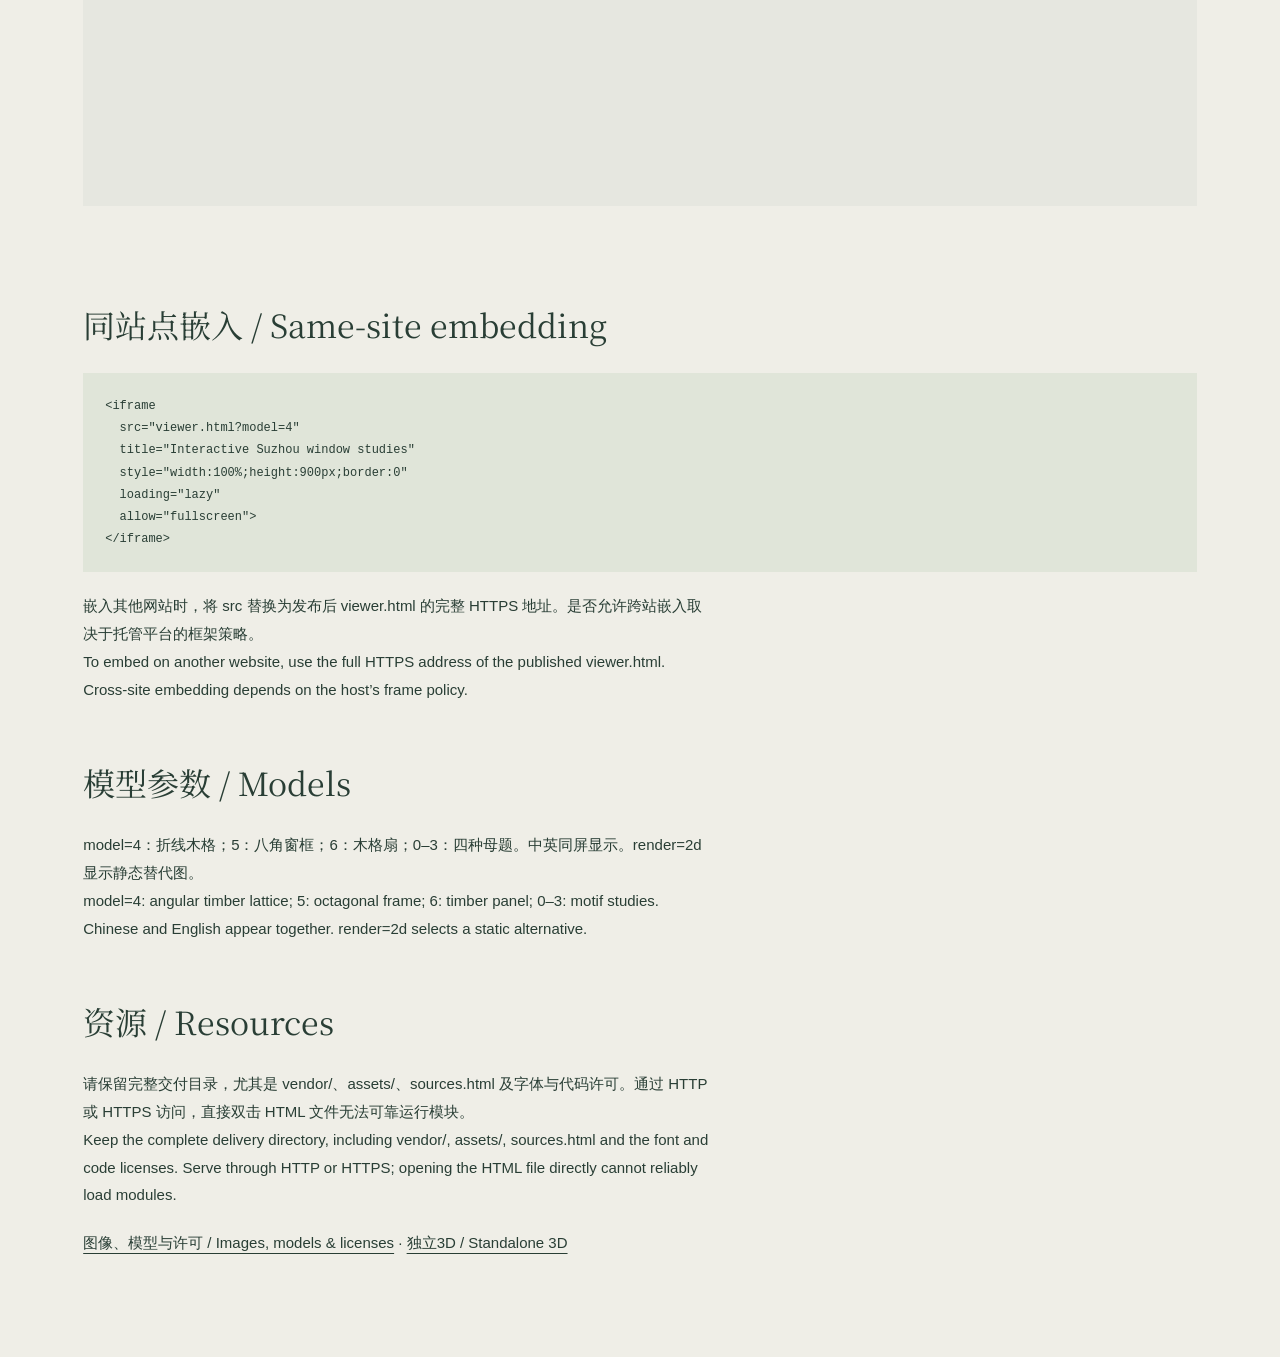
<file: embed-example.html>
<!doctype html>
<html lang="zh-CN"><head><meta charset="utf-8"><meta name="viewport" content="width=device-width,initial-scale=1"><title>独立嵌入示例 · 窗中有园</title><link rel="stylesheet" href="style.css"></head>
<body><main class="source-page"><a href="index.html">← 返回展览 / Back to exhibition</a>
<h1>让一扇窗，走进你的网页。<br>Embed the window studies.</h1>
<p>下方独立加载本网站的 viewer.html，使用同目录资源。<br>This example loads viewer.html and the resources from this website.</p>
<iframe class="embed-demo" src="viewer.html?model=4" title="交互式苏州花窗构件研习 / Interactive Suzhou window studies" loading="lazy" allow="fullscreen"></iframe>
<h2>同站点嵌入 / Same-site embedding</h2>
<pre>&lt;iframe
  src="viewer.html?model=4"
  title="Interactive Suzhou window studies"
  style="width:100%;height:900px;border:0"
  loading="lazy"
  allow="fullscreen"&gt;
&lt;/iframe&gt;</pre>
<p>嵌入其他网站时，将 src 替换为发布后 viewer.html 的完整 HTTPS 地址。是否允许跨站嵌入取决于托管平台的框架策略。<br>To embed on another website, use the full HTTPS address of the published viewer.html. Cross-site embedding depends on the host’s frame policy.</p>
<h2>模型参数 / Models</h2>
<p>model=4：折线木格；5：八角窗框；6：木格扇；0–3：四种母题。中英同屏显示。render=2d 显示静态替代图。<br>model=4: angular timber lattice; 5: octagonal frame; 6: timber panel; 0–3: motif studies. Chinese and English appear together. render=2d selects a static alternative.</p>
<h2>资源 / Resources</h2>
<p>请保留完整交付目录，尤其是 vendor/、assets/、sources.html 及字体与代码许可。通过 HTTP 或 HTTPS 访问，直接双击 HTML 文件无法可靠运行模块。<br>Keep the complete delivery directory, including vendor/, assets/, sources.html and the font and code licenses. Serve through HTTP or HTTPS; opening the HTML file directly cannot reliably load modules.</p>
<p><a href="sources.html">图像、模型与许可 / Images, models & licenses</a> · <a href="viewer.html">独立3D / Standalone 3D</a></p>
</main></body></html>
</file>
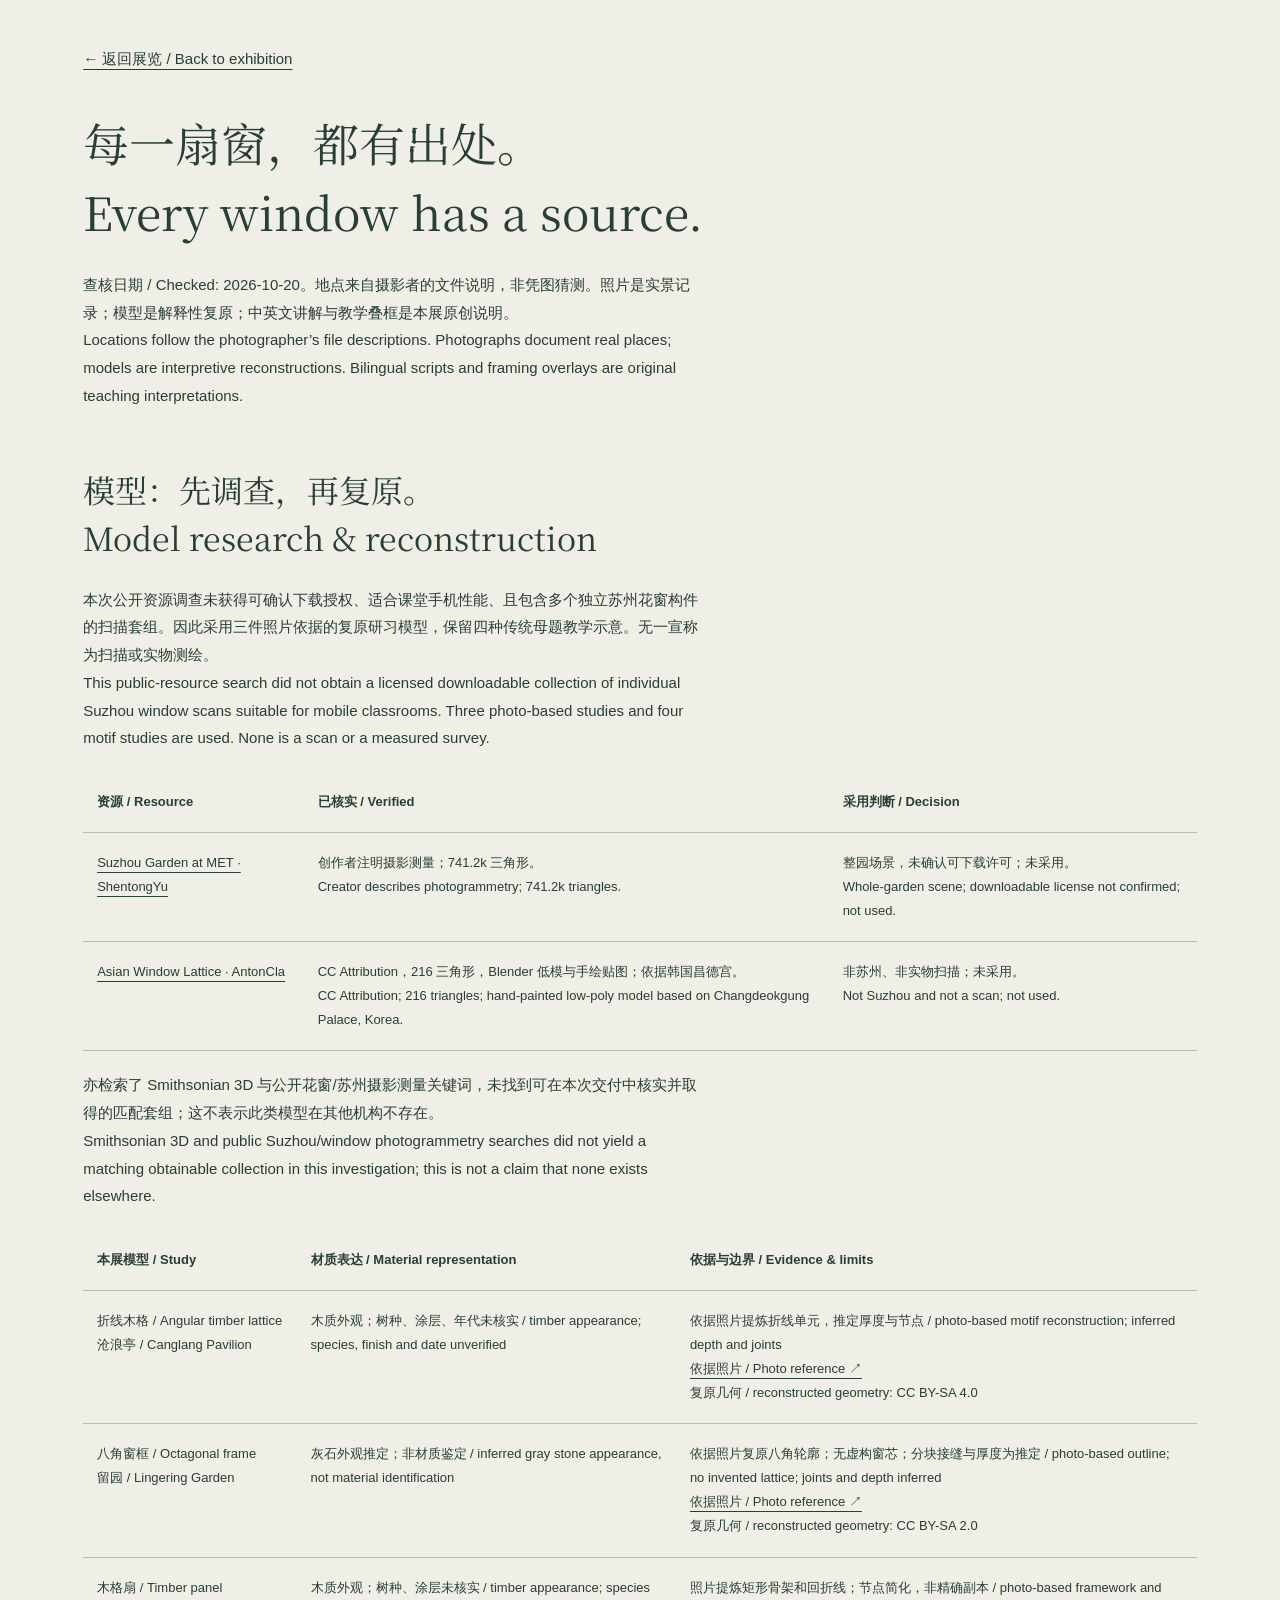
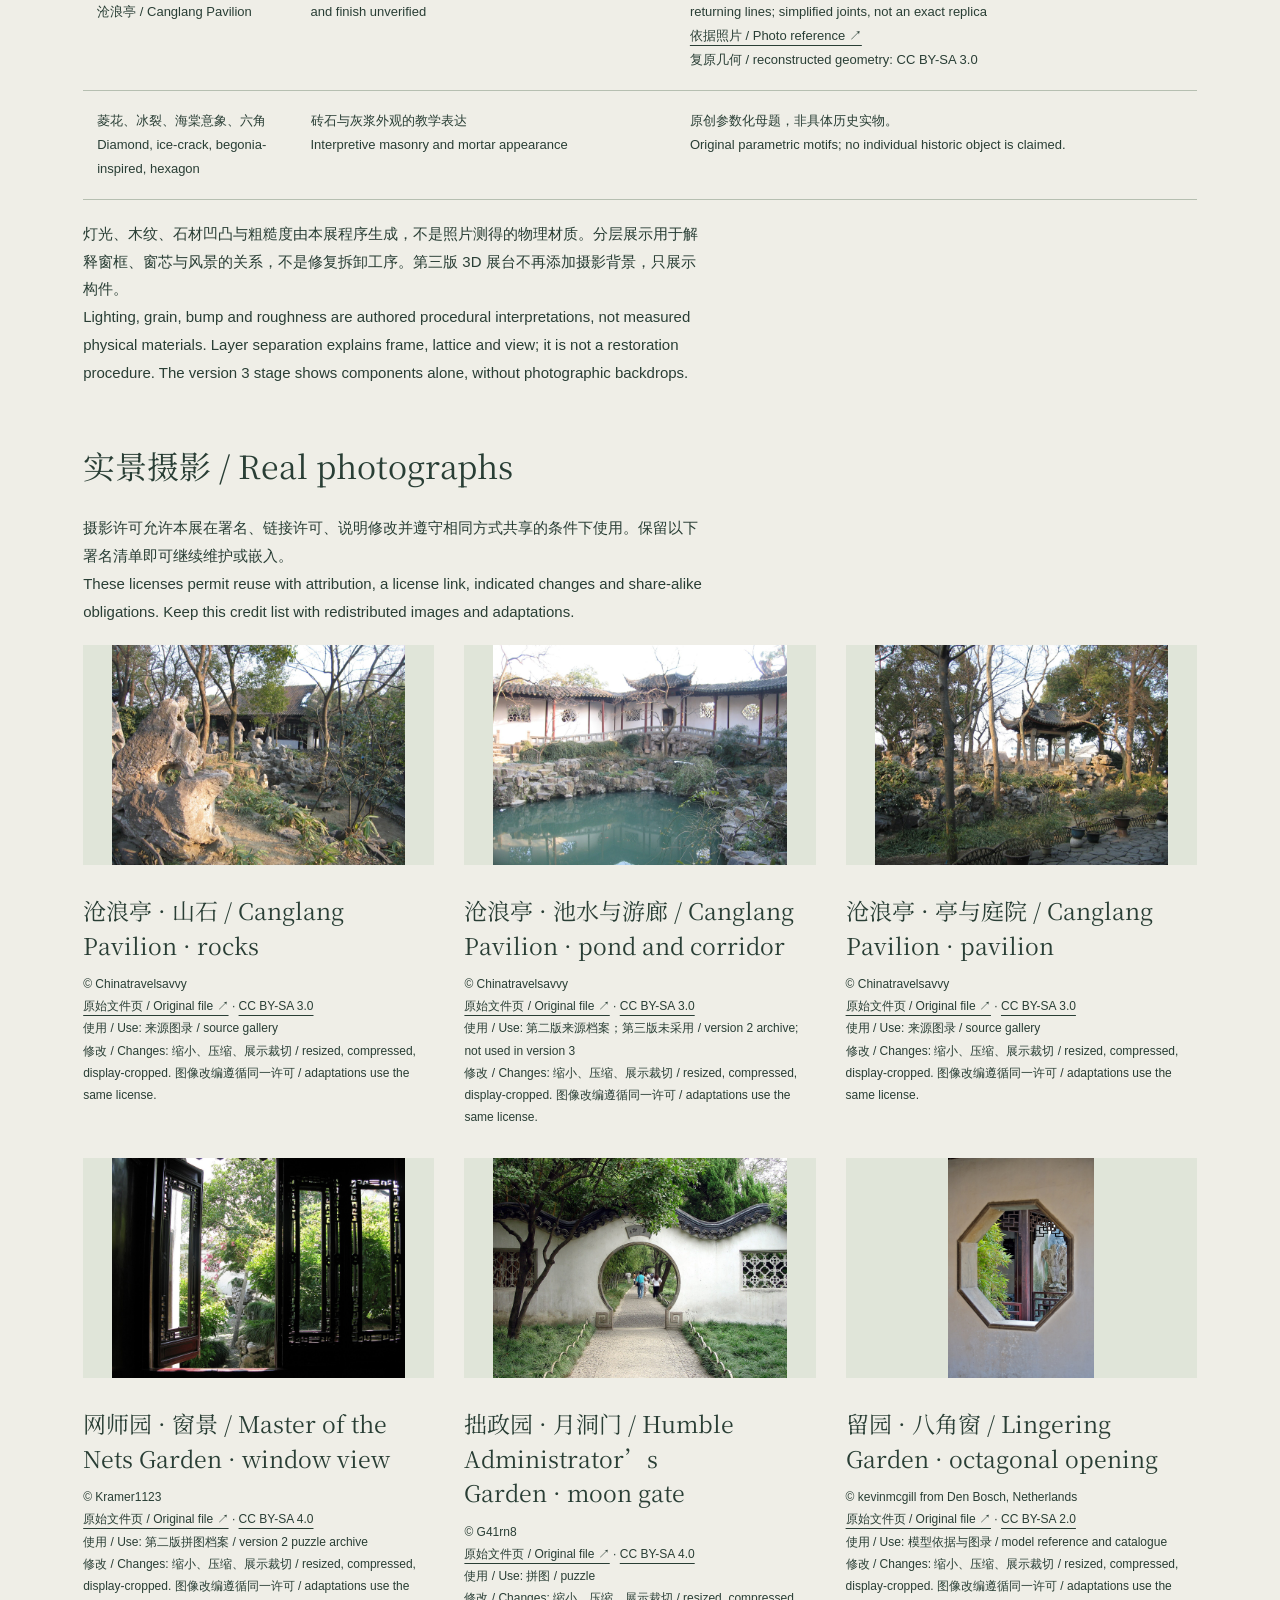
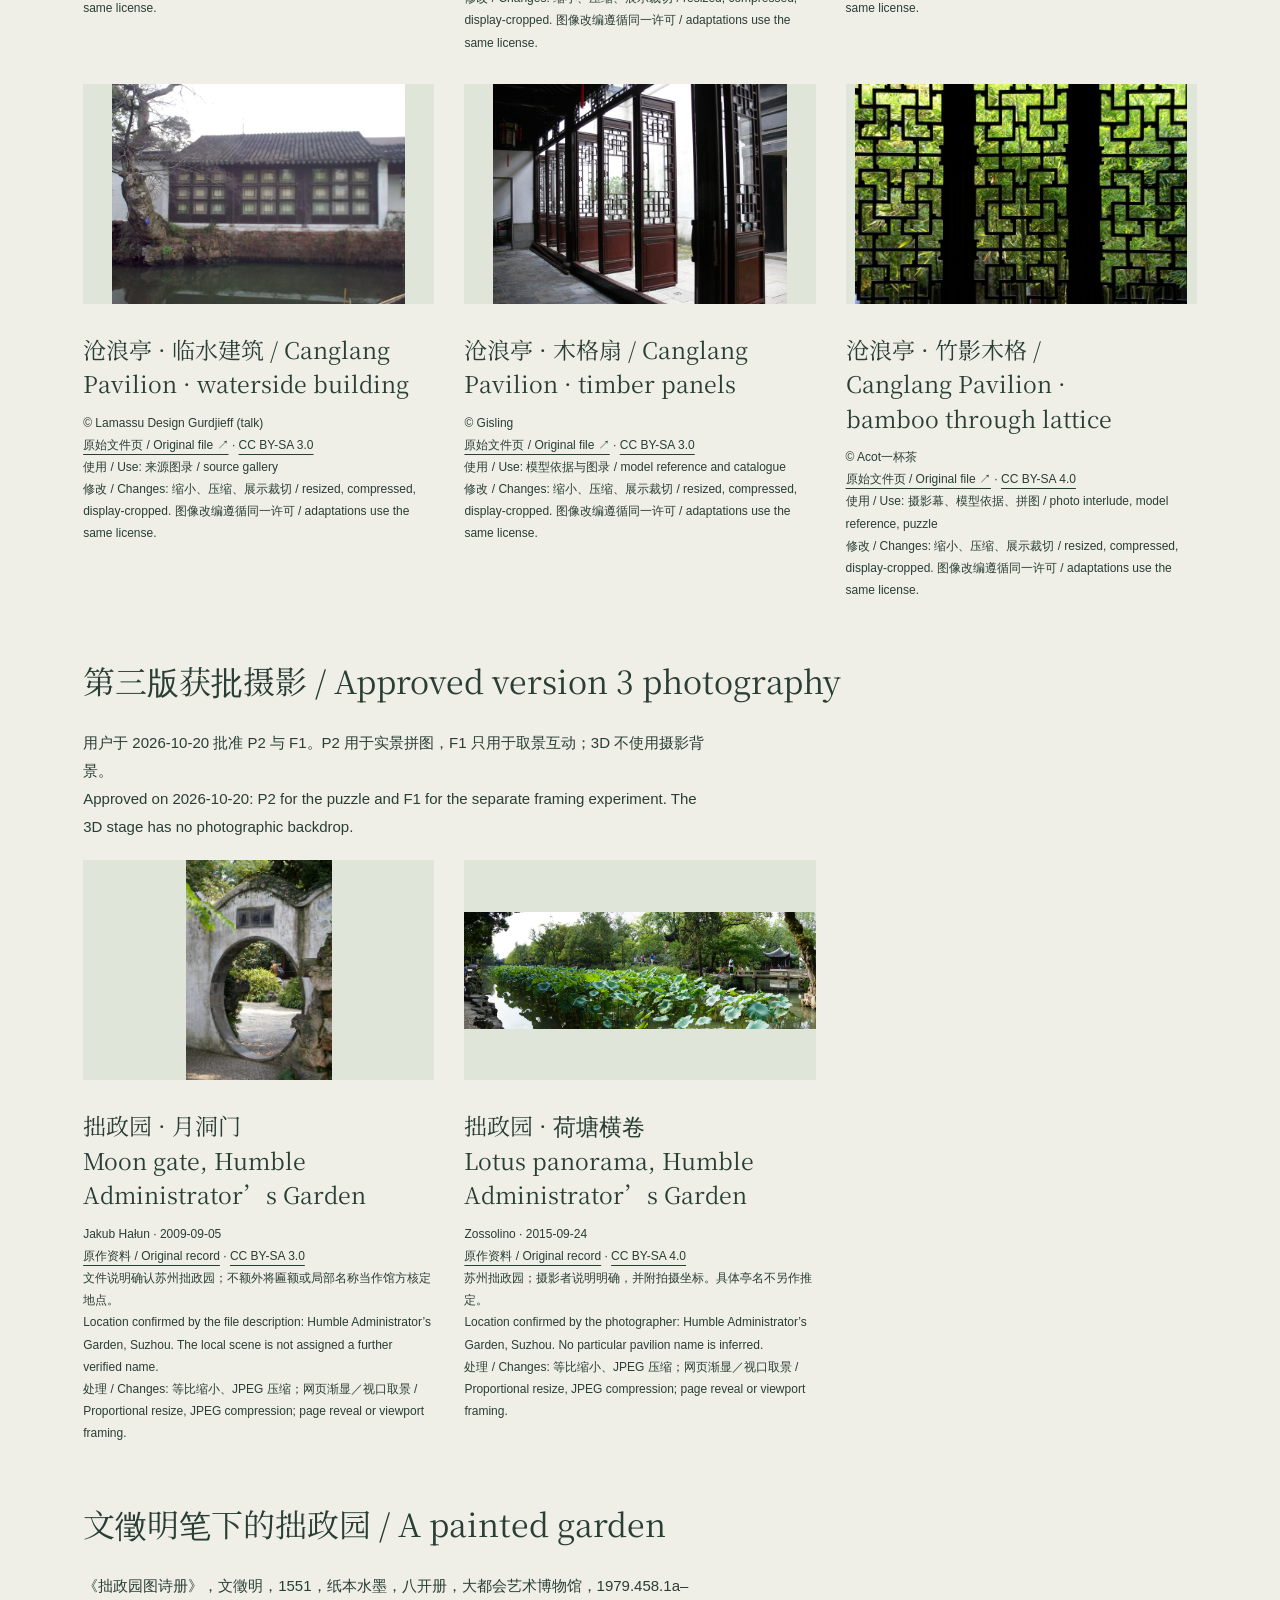
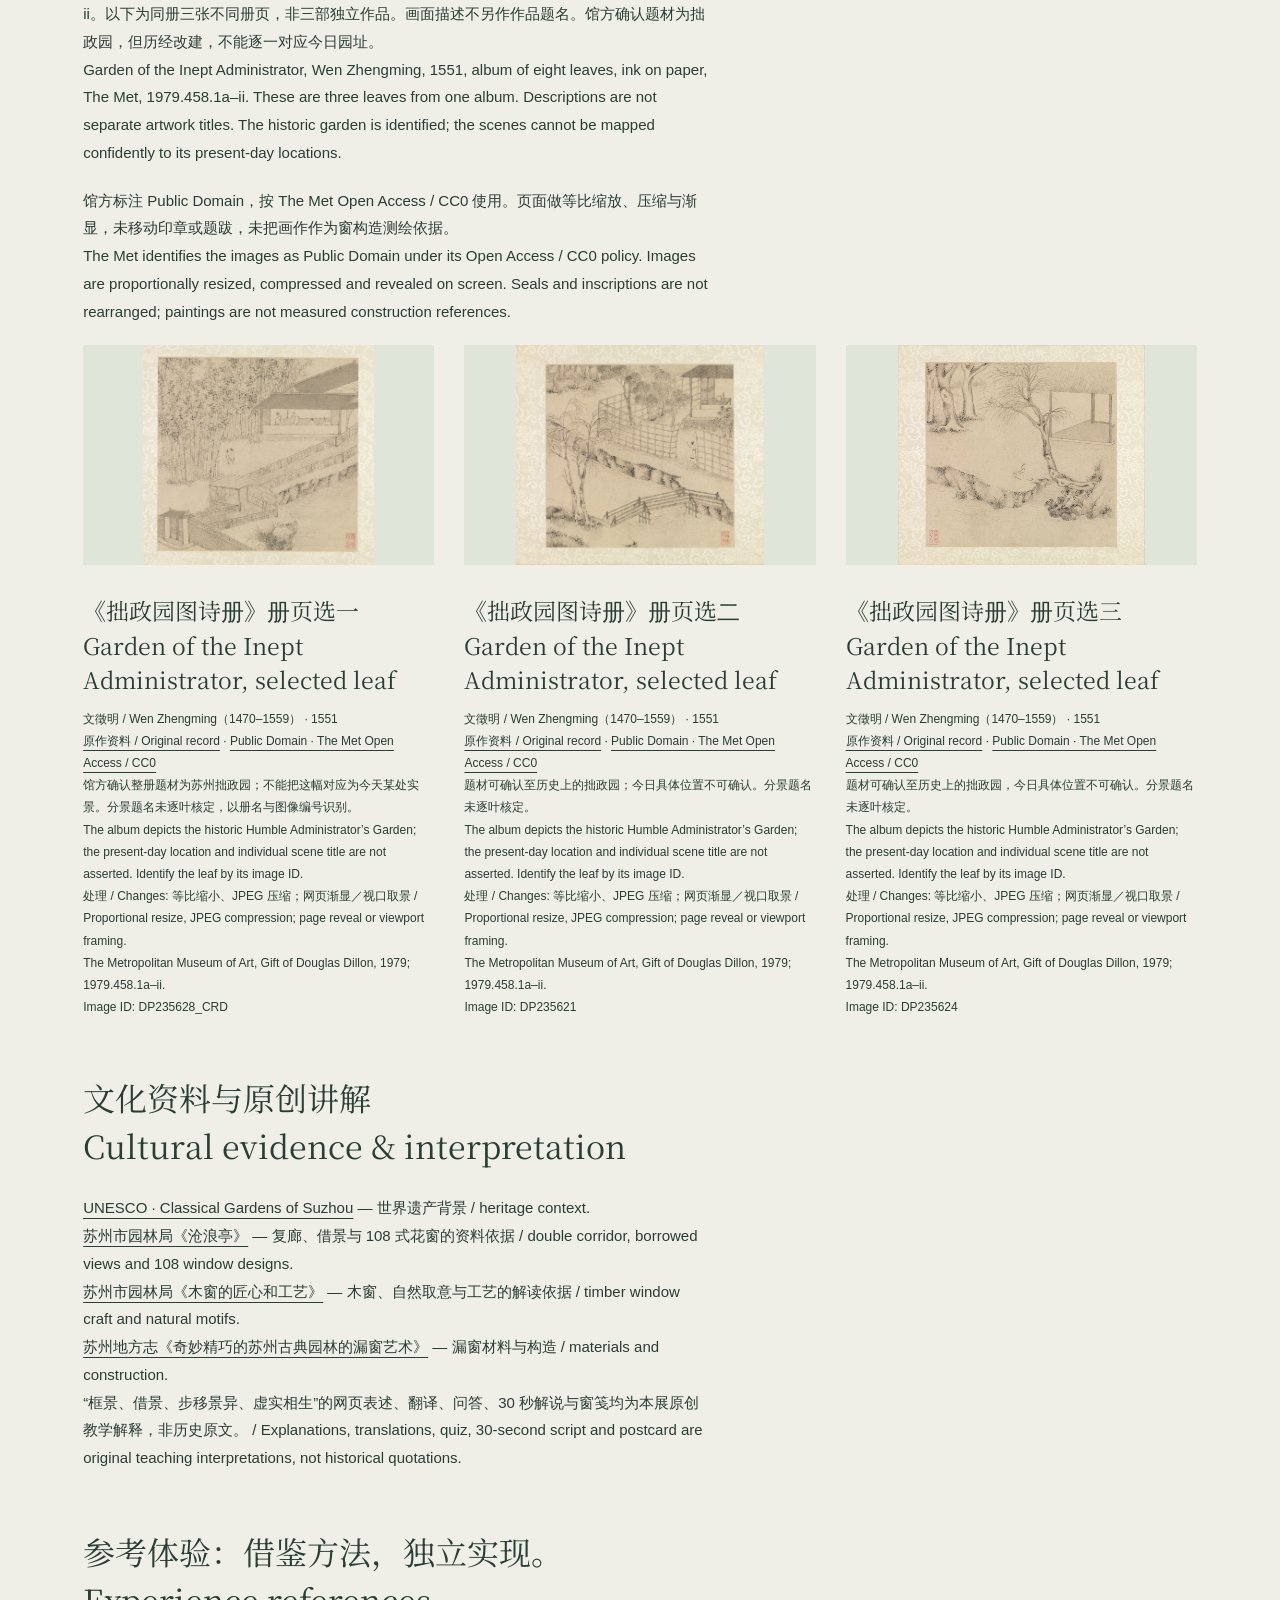
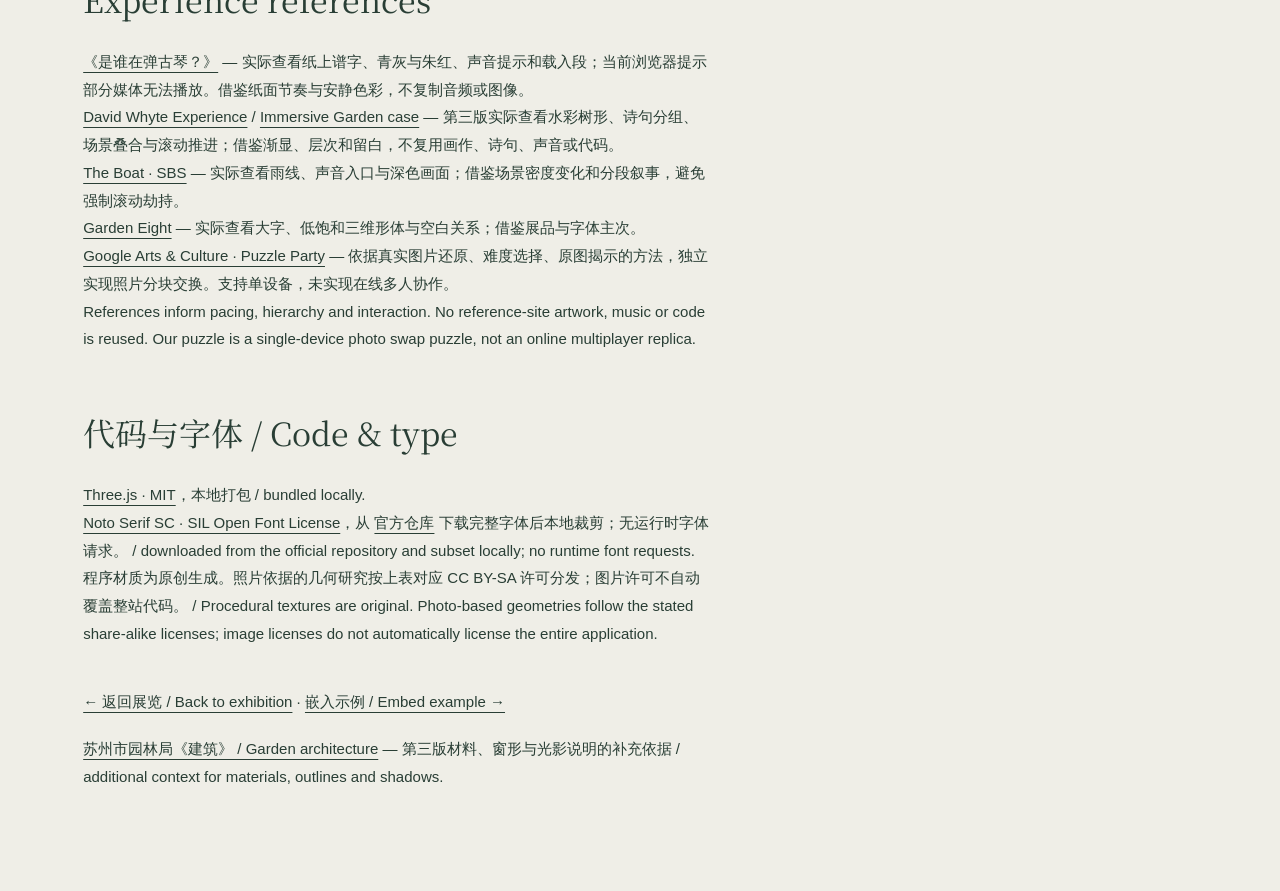
<file: sources.html>
<!doctype html><html lang="zh-CN"><head><meta charset="utf-8"><meta name="viewport" content="width=device-width,initial-scale=1"><title>来源与许可 · 窗中有园</title><link rel="stylesheet" href="style.css"></head><body><main class="source-page"><a href="index.html">← 返回展览 / Back to exhibition</a><h1>每一扇窗，都有出处。<br>Every window has a source.</h1><p>查核日期 / Checked: 2026-10-20。地点来自摄影者的文件说明，非凭图猜测。照片是实景记录；模型是解释性复原；中英文讲解与教学叠框是本展原创说明。<br>Locations follow the photographer’s file descriptions. Photographs document real places; models are interpretive reconstructions. Bilingual scripts and framing overlays are original teaching interpretations.</p><h2 id="models">模型：先调查，再复原。<br>Model research & reconstruction</h2><p>本次公开资源调查未获得可确认下载授权、适合课堂手机性能、且包含多个独立苏州花窗构件的扫描套组。因此采用三件照片依据的复原研习模型，保留四种传统母题教学示意。无一宣称为扫描或实物测绘。<br>This public-resource search did not obtain a licensed downloadable collection of individual Suzhou window scans suitable for mobile classrooms. Three photo-based studies and four motif studies are used. None is a scan or a measured survey.</p><div class="table-scroll"><table><thead><tr><th>资源 / Resource</th><th>已核实 / Verified</th><th>采用判断 / Decision</th></tr></thead><tbody><tr><td><a href="https://sketchfab.com/3d-models/suzhou-garden-at-met-8ee15d2494be42d3abce5f8f50b1c967" target="_blank" rel="noopener">Suzhou Garden at MET · ShentongYu</a></td><td>创作者注明摄影测量；741.2k 三角形。<br>Creator describes photogrammetry; 741.2k triangles.</td><td>整园场景，未确认可下载许可；未采用。<br>Whole-garden scene; downloadable license not confirmed; not used.</td></tr><tr><td><a href="https://sketchfab.com/3d-models/asian-window-lattice-2bdbda245793446eac9db64e3883b989" target="_blank" rel="noopener">Asian Window Lattice · AntonCla</a></td><td>CC Attribution，216 三角形，Blender 低模与手绘贴图；依据韩国昌德宫。<br>CC Attribution; 216 triangles; hand-painted low-poly model based on Changdeokgung Palace, Korea.</td><td>非苏州、非实物扫描；未采用。<br>Not Suzhou and not a scan; not used.</td></tr></tbody></table></div><p>亦检索了 Smithsonian 3D 与公开花窗/苏州摄影测量关键词，未找到可在本次交付中核实并取得的匹配套组；这不表示此类模型在其他机构不存在。<br>Smithsonian 3D and public Suzhou/window photogrammetry searches did not yield a matching obtainable collection in this investigation; this is not a claim that none exists elsewhere.</p><div class="table-scroll"><table><thead><tr><th>本展模型 / Study</th><th>材质表达 / Material representation</th><th>依据与边界 / Evidence & limits</th></tr></thead><tbody><tr><td>折线木格 / Angular timber lattice<br>沧浪亭 / Canglang Pavilion</td><td>木质外观；树种、涂层、年代未核实 / timber appearance; species, finish and date unverified</td><td>依据照片提炼折线单元，推定厚度与节点 / photo-based motif reconstruction; inferred depth and joints<br><a href="https://commons.wikimedia.org/wiki/File:%E8%8B%8F%E5%B7%9E%E6%B2%A7%E6%B5%AA%E4%BA%AD%E7%9A%84%E7%AB%B9%E5%AD%90.jpg" target="_blank" rel="noopener">依据照片 / Photo reference ↗</a><br>复原几何 / reconstructed geometry: CC BY-SA 4.0</td></tr><tr><td>八角窗框 / Octagonal frame<br>留园 / Lingering Garden</td><td>灰石外观推定；非材质鉴定 / inferred gray stone appearance, not material identification</td><td>依据照片复原八角轮廓；无虚构窗芯；分块接缝与厚度为推定 / photo-based outline; no invented lattice; joints and depth inferred<br><a href="https://commons.wikimedia.org/wiki/File:Through_the_octagonal_window_(6508372507).jpg" target="_blank" rel="noopener">依据照片 / Photo reference ↗</a><br>复原几何 / reconstructed geometry: CC BY-SA 2.0</td></tr><tr><td>木格扇 / Timber panel<br>沧浪亭 / Canglang Pavilion</td><td>木质外观；树种、涂层未核实 / timber appearance; species and finish unverified</td><td>照片提炼矩形骨架和回折线；节点简化，非精确副本 / photo-based framework and returning lines; simplified joints, not an exact replica<br><a href="https://commons.wikimedia.org/wiki/File:%E8%8B%8F%E5%B7%9E%E6%B2%A7%E6%B5%AA%E4%BA%AD%E6%A0%BC%E6%89%87.JPG" target="_blank" rel="noopener">依据照片 / Photo reference ↗</a><br>复原几何 / reconstructed geometry: CC BY-SA 3.0</td></tr><tr><td>菱花、冰裂、海棠意象、六角<br>Diamond, ice-crack, begonia-inspired, hexagon</td><td>砖石与灰浆外观的教学表达<br>Interpretive masonry and mortar appearance</td><td>原创参数化母题，非具体历史实物。<br>Original parametric motifs; no individual historic object is claimed.</td></tr></tbody></table></div><p>灯光、木纹、石材凹凸与粗糙度由本展程序生成，不是照片测得的物理材质。分层展示用于解释窗框、窗芯与风景的关系，不是修复拆卸工序。第三版 3D 展台不再添加摄影背景，只展示构件。<br>Lighting, grain, bump and roughness are authored procedural interpretations, not measured physical materials. Layer separation explains frame, lattice and view; it is not a restoration procedure. The version 3 stage shows components alone, without photographic backdrops.</p><h2 id="photos">实景摄影 / Real photographs</h2><p>摄影许可允许本展在署名、链接许可、说明修改并遵守相同方式共享的条件下使用。保留以下署名清单即可继续维护或嵌入。<br>These licenses permit reuse with attribution, a license link, indicated changes and share-alike obligations. Keep this credit list with redistributed images and adaptations.</p><div class="source-photos"><article><img src="assets/photo-0.jpg" alt="沧浪亭 · 山石 / Canglang Pavilion · rocks" loading="lazy" width="500" height="350"><h3>沧浪亭 · 山石 / Canglang Pavilion · rocks</h3><p>© Chinatravelsavvy<br><a href="https://commons.wikimedia.org/wiki/File:Canglang_Pavilion_1.jpg" target="_blank" rel="noopener">原始文件页 / Original file ↗</a> · <a href="https://creativecommons.org/licenses/by-sa/3.0" target="_blank" rel="noopener">CC BY-SA 3.0</a><br>使用 / Use: 来源图录 / source gallery<br>修改 / Changes: 缩小、压缩、展示裁切 / resized, compressed, display-cropped. 图像改编遵循同一许可 / adaptations use the same license.</p></article><article><img src="assets/photo-1.jpg" alt="沧浪亭 · 池水与游廊 / Canglang Pavilion · pond and corridor" loading="lazy" width="500" height="350"><h3>沧浪亭 · 池水与游廊 / Canglang Pavilion · pond and corridor</h3><p>© Chinatravelsavvy<br><a href="https://commons.wikimedia.org/wiki/File:Canglang_Pavilion_2.jpg" target="_blank" rel="noopener">原始文件页 / Original file ↗</a> · <a href="https://creativecommons.org/licenses/by-sa/3.0" target="_blank" rel="noopener">CC BY-SA 3.0</a><br>使用 / Use: 第二版来源档案；第三版未采用 / version 2 archive; not used in version 3<br>修改 / Changes: 缩小、压缩、展示裁切 / resized, compressed, display-cropped. 图像改编遵循同一许可 / adaptations use the same license.</p></article><article><img src="assets/photo-2.jpg" alt="沧浪亭 · 亭与庭院 / Canglang Pavilion · pavilion" loading="lazy" width="500" height="350"><h3>沧浪亭 · 亭与庭院 / Canglang Pavilion · pavilion</h3><p>© Chinatravelsavvy<br><a href="https://commons.wikimedia.org/wiki/File:Canglang_Pavilion_3.jpg" target="_blank" rel="noopener">原始文件页 / Original file ↗</a> · <a href="https://creativecommons.org/licenses/by-sa/3.0" target="_blank" rel="noopener">CC BY-SA 3.0</a><br>使用 / Use: 来源图录 / source gallery<br>修改 / Changes: 缩小、压缩、展示裁切 / resized, compressed, display-cropped. 图像改编遵循同一许可 / adaptations use the same license.</p></article><article><img src="assets/photo-3.jpg" alt="网师园 · 窗景 / Master of the Nets Garden · window view" loading="lazy" width="500" height="350"><h3>网师园 · 窗景 / Master of the Nets Garden · window view</h3><p>© Kramer1123<br><a href="https://commons.wikimedia.org/wiki/File:Masterofnetsgarden_window.JPG" target="_blank" rel="noopener">原始文件页 / Original file ↗</a> · <a href="https://creativecommons.org/licenses/by-sa/4.0" target="_blank" rel="noopener">CC BY-SA 4.0</a><br>使用 / Use: 第二版拼图档案 / version 2 puzzle archive<br>修改 / Changes: 缩小、压缩、展示裁切 / resized, compressed, display-cropped. 图像改编遵循同一许可 / adaptations use the same license.</p></article><article><img src="assets/photo-4.jpg" alt="拙政园 · 月洞门 / Humble Administrator’s Garden · moon gate" loading="lazy" width="500" height="350"><h3>拙政园 · 月洞门 / Humble Administrator’s Garden · moon gate</h3><p>© G41rn8<br><a href="https://commons.wikimedia.org/wiki/File:Suzhou_2006_09-57.jpg" target="_blank" rel="noopener">原始文件页 / Original file ↗</a> · <a href="https://creativecommons.org/licenses/by-sa/4.0" target="_blank" rel="noopener">CC BY-SA 4.0</a><br>使用 / Use: 拼图 / puzzle<br>修改 / Changes: 缩小、压缩、展示裁切 / resized, compressed, display-cropped. 图像改编遵循同一许可 / adaptations use the same license.</p></article><article><img src="assets/photo-5.jpg" alt="留园 · 八角窗 / Lingering Garden · octagonal opening" loading="lazy" width="500" height="350"><h3>留园 · 八角窗 / Lingering Garden · octagonal opening</h3><p>© kevinmcgill from Den Bosch, Netherlands<br><a href="https://commons.wikimedia.org/wiki/File:Through_the_octagonal_window_(6508372507).jpg" target="_blank" rel="noopener">原始文件页 / Original file ↗</a> · <a href="https://creativecommons.org/licenses/by-sa/2.0" target="_blank" rel="noopener">CC BY-SA 2.0</a><br>使用 / Use: 模型依据与图录 / model reference and catalogue<br>修改 / Changes: 缩小、压缩、展示裁切 / resized, compressed, display-cropped. 图像改编遵循同一许可 / adaptations use the same license.</p></article><article><img src="assets/photo-6.jpg" alt="沧浪亭 · 临水建筑 / Canglang Pavilion · waterside building" loading="lazy" width="500" height="350"><h3>沧浪亭 · 临水建筑 / Canglang Pavilion · waterside building</h3><p>© Lamassu Design Gurdjieff (talk)<br><a href="https://commons.wikimedia.org/wiki/File:Wave_garden_missing1.jpg" target="_blank" rel="noopener">原始文件页 / Original file ↗</a> · <a href="https://creativecommons.org/licenses/by-sa/3.0" target="_blank" rel="noopener">CC BY-SA 3.0</a><br>使用 / Use: 来源图录 / source gallery<br>修改 / Changes: 缩小、压缩、展示裁切 / resized, compressed, display-cropped. 图像改编遵循同一许可 / adaptations use the same license.</p></article><article><img src="assets/photo-7.jpg" alt="沧浪亭 · 木格扇 / Canglang Pavilion · timber panels" loading="lazy" width="500" height="350"><h3>沧浪亭 · 木格扇 / Canglang Pavilion · timber panels</h3><p>© Gisling<br><a href="https://commons.wikimedia.org/wiki/File:%E8%8B%8F%E5%B7%9E%E6%B2%A7%E6%B5%AA%E4%BA%AD%E6%A0%BC%E6%89%87.JPG" target="_blank" rel="noopener">原始文件页 / Original file ↗</a> · <a href="https://creativecommons.org/licenses/by-sa/3.0" target="_blank" rel="noopener">CC BY-SA 3.0</a><br>使用 / Use: 模型依据与图录 / model reference and catalogue<br>修改 / Changes: 缩小、压缩、展示裁切 / resized, compressed, display-cropped. 图像改编遵循同一许可 / adaptations use the same license.</p></article><article><img src="assets/photo-8.jpg" alt="沧浪亭 · 竹影木格 / Canglang Pavilion · bamboo through lattice" loading="lazy" width="500" height="350"><h3>沧浪亭 · 竹影木格 / Canglang Pavilion · bamboo through lattice</h3><p>© Acot一杯茶<br><a href="https://commons.wikimedia.org/wiki/File:%E8%8B%8F%E5%B7%9E%E6%B2%A7%E6%B5%AA%E4%BA%AD%E7%9A%84%E7%AB%B9%E5%AD%90.jpg" target="_blank" rel="noopener">原始文件页 / Original file ↗</a> · <a href="https://creativecommons.org/licenses/by-sa/4.0" target="_blank" rel="noopener">CC BY-SA 4.0</a><br>使用 / Use: 摄影幕、模型依据、拼图 / photo interlude, model reference, puzzle<br>修改 / Changes: 缩小、压缩、展示裁切 / resized, compressed, display-cropped. 图像改编遵循同一许可 / adaptations use the same license.</p></article></div><h2 id="v3-photos">第三版获批摄影 / Approved version 3 photography</h2><p>用户于 2026-10-20 批准 P2 与 F1。P2 用于实景拼图，F1 只用于取景互动；3D 不使用摄影背景。<br>Approved on 2026-10-20: P2 for the puzzle and F1 for the separate framing experiment. The 3D stage has no photographic backdrop.</p><div class="source-photos"><article><img src="assets/photo-moon-gate.jpg" alt="拙政园 · 月洞门 / Moon gate, Humble Administrator’s Garden" loading="lazy" width="500" height="400"><h3>拙政园 · 月洞门<br><span lang="en">Moon gate, Humble Administrator’s Garden</span></h3><p>Jakub Hałun · 2009-09-05<br><a href="https://commons.wikimedia.org/wiki/File:20090905_Suzhou_Humble_Administrator%27s_Garden_4605.jpg" target="_blank" rel="noopener">原作资料 / Original record</a> · <a href="https://creativecommons.org/licenses/by-sa/3.0/" target="_blank" rel="noopener">CC BY-SA 3.0</a><br>文件说明确认苏州拙政园；不额外将匾额或局部名称当作馆方核定地点。<br>Location confirmed by the file description: Humble Administrator’s Garden, Suzhou. The local scene is not assigned a further verified name.<br>处理 / Changes: 等比缩小、JPEG 压缩；网页渐显／视口取景 / Proportional resize, JPEG compression; page reveal or viewport framing.</p></article><article><img src="assets/photo-lotus-panorama.jpg" alt="拙政园 · 荷塘横卷 / Lotus panorama, Humble Administrator’s Garden" loading="lazy" width="500" height="400"><h3>拙政园 · 荷塘横卷<br><span lang="en">Lotus panorama, Humble Administrator’s Garden</span></h3><p>Zossolino · 2015-09-24<br><a href="https://commons.wikimedia.org/wiki/File:2015-09-24-122547_-_Suzhou,_Garten_des_bescheidenen_Beamten.jpg" target="_blank" rel="noopener">原作资料 / Original record</a> · <a href="https://creativecommons.org/licenses/by-sa/4.0/" target="_blank" rel="noopener">CC BY-SA 4.0</a><br>苏州拙政园；摄影者说明明确，并附拍摄坐标。具体亭名不另作推定。<br>Location confirmed by the photographer: Humble Administrator’s Garden, Suzhou. No particular pavilion name is inferred.<br>处理 / Changes: 等比缩小、JPEG 压缩；网页渐显／视口取景 / Proportional resize, JPEG compression; page reveal or viewport framing.</p></article></div><h2 id="artworks">文徵明笔下的拙政园 / A painted garden</h2><p>《拙政园图诗册》，文徵明，1551，纸本水墨，八开册，大都会艺术博物馆，1979.458.1a–ii。以下为同册三张不同册页，非三部独立作品。画面描述不另作作品题名。馆方确认题材为拙政园，但历经改建，不能逐一对应今日园址。<br>Garden of the Inept Administrator, Wen Zhengming, 1551, album of eight leaves, ink on paper, The Met, 1979.458.1a–ii. These are three leaves from one album. Descriptions are not separate artwork titles. The historic garden is identified; the scenes cannot be mapped confidently to its present-day locations.</p><p>馆方标注 Public Domain，按 The Met Open Access / CC0 使用。页面做等比缩放、压缩与渐显，未移动印章或题跋，未把画作作为窗构造测绘依据。<br>The Met identifies the images as Public Domain under its Open Access / CC0 policy. Images are proportionally resized, compressed and revealed on screen. Seals and inscriptions are not rearranged; paintings are not measured construction references.</p><div class="source-photos"><article><img src="assets/painting-w1.jpg" alt="《拙政园图诗册》册页选一 / Garden of the Inept Administrator, selected leaf" loading="lazy" width="500" height="400"><h3>《拙政园图诗册》册页选一<br><span lang="en">Garden of the Inept Administrator, selected leaf</span></h3><p>文徵明 / Wen Zhengming（1470–1559） · 1551<br><a href="https://www.metmuseum.org/art/collection/search/39654" target="_blank" rel="noopener">原作资料 / Original record</a> · <a href="https://www.metmuseum.org/policies/image-resources" target="_blank" rel="noopener">Public Domain · The Met Open Access / CC0</a><br>馆方确认整册题材为苏州拙政园；不能把这幅对应为今天某处实景。分景题名未逐叶核定，以册名与图像编号识别。<br>The album depicts the historic Humble Administrator’s Garden; the present-day location and individual scene title are not asserted. Identify the leaf by its image ID.<br>处理 / Changes: 等比缩小、JPEG 压缩；网页渐显／视口取景 / Proportional resize, JPEG compression; page reveal or viewport framing.<br>The Metropolitan Museum of Art, Gift of Douglas Dillon, 1979; 1979.458.1a–ii.<br>Image ID: DP235628_CRD</p></article><article><img src="assets/painting-w2.jpg" alt="《拙政园图诗册》册页选二 / Garden of the Inept Administrator, selected leaf" loading="lazy" width="500" height="400"><h3>《拙政园图诗册》册页选二<br><span lang="en">Garden of the Inept Administrator, selected leaf</span></h3><p>文徵明 / Wen Zhengming（1470–1559） · 1551<br><a href="https://www.metmuseum.org/art/collection/search/39654" target="_blank" rel="noopener">原作资料 / Original record</a> · <a href="https://www.metmuseum.org/policies/image-resources" target="_blank" rel="noopener">Public Domain · The Met Open Access / CC0</a><br>题材可确认至历史上的拙政园；今日具体位置不可确认。分景题名未逐叶核定。<br>The album depicts the historic Humble Administrator’s Garden; the present-day location and individual scene title are not asserted. Identify the leaf by its image ID.<br>处理 / Changes: 等比缩小、JPEG 压缩；网页渐显／视口取景 / Proportional resize, JPEG compression; page reveal or viewport framing.<br>The Metropolitan Museum of Art, Gift of Douglas Dillon, 1979; 1979.458.1a–ii.<br>Image ID: DP235621</p></article><article><img src="assets/painting-w3.jpg" alt="《拙政园图诗册》册页选三 / Garden of the Inept Administrator, selected leaf" loading="lazy" width="500" height="400"><h3>《拙政园图诗册》册页选三<br><span lang="en">Garden of the Inept Administrator, selected leaf</span></h3><p>文徵明 / Wen Zhengming（1470–1559） · 1551<br><a href="https://www.metmuseum.org/art/collection/search/39654" target="_blank" rel="noopener">原作资料 / Original record</a> · <a href="https://www.metmuseum.org/policies/image-resources" target="_blank" rel="noopener">Public Domain · The Met Open Access / CC0</a><br>题材可确认至历史上的拙政园，今日具体位置不可确认。分景题名未逐叶核定。<br>The album depicts the historic Humble Administrator’s Garden; the present-day location and individual scene title are not asserted. Identify the leaf by its image ID.<br>处理 / Changes: 等比缩小、JPEG 压缩；网页渐显／视口取景 / Proportional resize, JPEG compression; page reveal or viewport framing.<br>The Metropolitan Museum of Art, Gift of Douglas Dillon, 1979; 1979.458.1a–ii.<br>Image ID: DP235624</p></article></div><h2>文化资料与原创讲解<br>Cultural evidence & interpretation</h2><p><a href="https://whc.unesco.org/en/list/813/" target="_blank" rel="noopener">UNESCO · Classical Gardens of Suzhou</a> — 世界遗产背景 / heritage context.<br><a href="https://ylj.suzhou.gov.cn/szsylj/sjyc/201904/92cba6ca05a2451bb363c82895cc862e.shtml" target="_blank" rel="noopener">苏州市园林局《沧浪亭》</a> — 复廊、借景与 108 式花窗的资料依据 / double corridor, borrowed views and 108 window designs.<br><a href="https://ylj.suzhou.gov.cn/szsylj/ylys/202404/613a96d3071d489d82e3b0f303e41754.shtml" target="_blank" rel="noopener">苏州市园林局《木窗的匠心和工艺》</a> — 木窗、自然取意与工艺的解读依据 / timber window craft and natural motifs.<br><a href="https://dfzb.suzhou.gov.cn/dfzb/fzxh/201002/4310c9b7dad442b99b209d301b8cdd82.shtml" target="_blank" rel="noopener">苏州地方志《奇妙精巧的苏州古典园林的漏窗艺术》</a> — 漏窗材料与构造 / materials and construction.<br>“框景、借景、步移景异、虚实相生”的网页表述、翻译、问答、30 秒解说与窗笺均为本展原创教学解释，非历史原文。 / Explanations, translations, quiz, 30-second script and postcard are original teaching interpretations, not historical quotations.</p><h2>参考体验：借鉴方法，独立实现。<br>Experience references</h2><p><a href="https://pvp.qq.com/act/6749/a20210927pf/index.html" target="_blank" rel="noopener">《是谁在弹古琴？》</a> — 实际查看纸上谱字、青灰与朱红、声音提示和载入段；当前浏览器提示部分媒体无法播放。借鉴纸面节奏与安静色彩，不复制音频或图像。<br><a href="https://davidwhyte.com/experience/" target="_blank" rel="noopener">David Whyte Experience</a> / <a href="https://immersive-g.com/projects/david-whyte-experience/" target="_blank" rel="noopener">Immersive Garden case</a> — 第三版实际查看水彩树形、诗句分组、场景叠合与滚动推进；借鉴渐显、层次和留白，不复用画作、诗句、声音或代码。<br><a href="https://www.sbs.com.au/theboat/" target="_blank" rel="noopener">The Boat · SBS</a> — 实际查看雨线、声音入口与深色画面；借鉴场景密度变化和分段叙事，避免强制滚动劫持。<br><a href="https://garden-eight.com/" target="_blank" rel="noopener">Garden Eight</a> — 实际查看大字、低饱和三维形体与空白关系；借鉴展品与字体主次。<br><a href="https://artsandculture.google.com/experiment/puzzle-party/EwGBPZlIzv0KRw" target="_blank" rel="noopener">Google Arts & Culture · Puzzle Party</a> — 依据真实图片还原、难度选择、原图揭示的方法，独立实现照片分块交换。支持单设备，未实现在线多人协作。<br>References inform pacing, hierarchy and interaction. No reference-site artwork, music or code is reused. Our puzzle is a single-device photo swap puzzle, not an online multiplayer replica.</p><h2>代码与字体 / Code & type</h2><p><a href="vendor/LICENSE-three.txt">Three.js · MIT</a>，本地打包 / bundled locally.<br><a href="assets/FONT-LICENSE.txt">Noto Serif SC · SIL Open Font License</a>，从 <a href="https://github.com/google/fonts/tree/main/ofl/notoserifsc" target="_blank" rel="noopener">官方仓库</a> 下载完整字体后本地裁剪；无运行时字体请求。 / downloaded from the official repository and subset locally; no runtime font requests.<br>程序材质为原创生成。照片依据的几何研究按上表对应 CC BY-SA 许可分发；图片许可不自动覆盖整站代码。 / Procedural textures are original. Photo-based geometries follow the stated share-alike licenses; image licenses do not automatically license the entire application.</p><p style="margin-top:40px"><a href="index.html">← 返回展览 / Back to exhibition</a> · <a href="embed-example.html">嵌入示例 / Embed example →</a></p><p><a href="https://ylj.suzhou.gov.cn/szsylj/ylys/201903/484421d38f504f5787a8f307925e3ad7.shtml" target="_blank" rel="noopener">苏州市园林局《建筑》 / Garden architecture</a> — 第三版材料、窗形与光影说明的补充依据 / additional context for materials, outlines and shadows.</p></main></body></html>
</file>
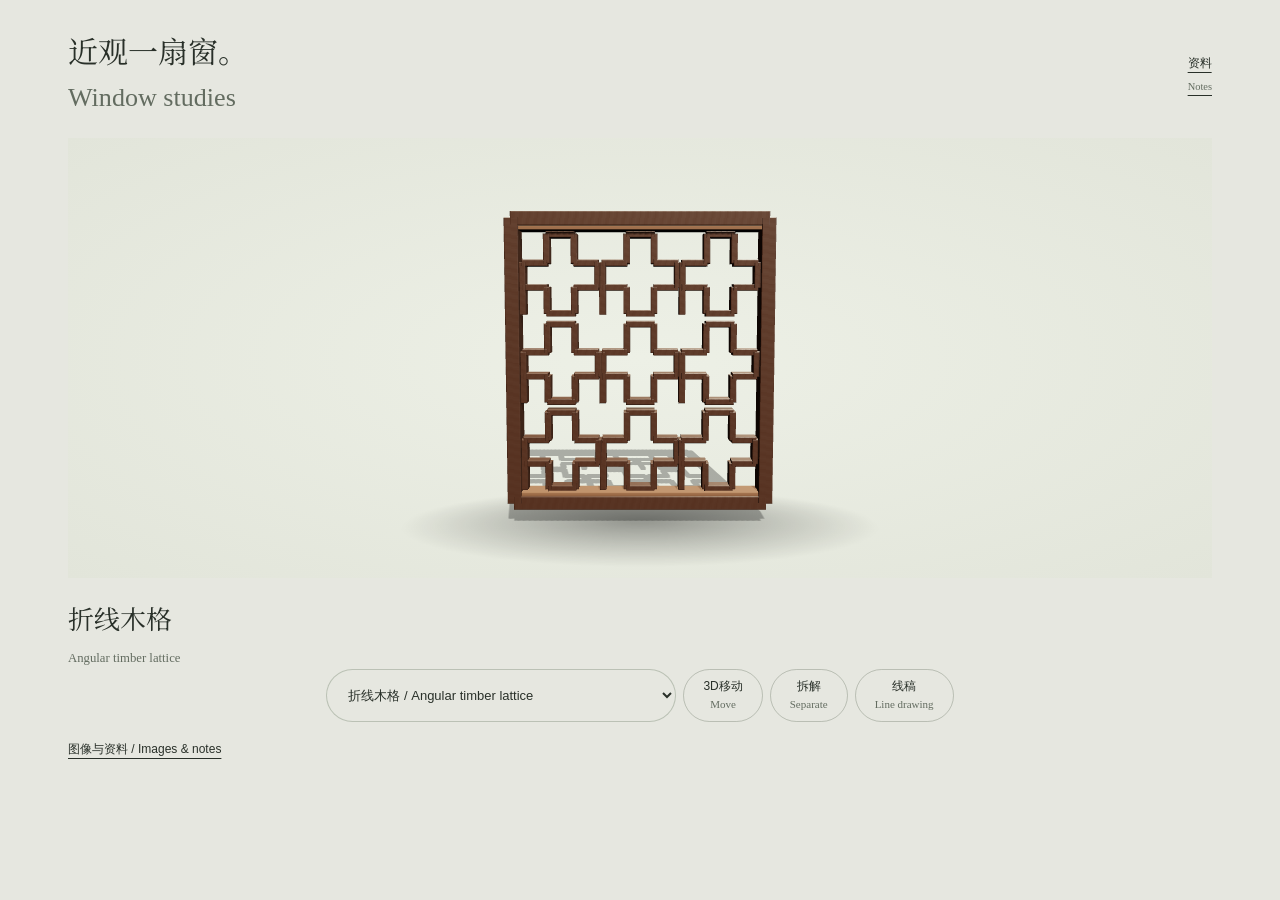
<file: viewer.html>
<!doctype html><html lang="zh-CN"><head><meta charset="utf-8"><meta name="viewport" content="width=device-width,initial-scale=1"><title>窗中有园 · 独立3D</title><link rel="stylesheet" href="style.css?v=20261022-r4"><link rel="stylesheet" href="exhibition.css?v=20261022-r4"><script type="importmap">{"imports":{"three":"./vendor/three.module.js"}}</script></head><body class="viewer-page"><main class="viewer-shell"><div class="viewer-top"><h1 data-en="Window studies">近观一扇窗。</h1><a href="index.html#notes" target="_blank" data-en="Notes">资料</a></div><div id="viewer-scene" class="scene" tabindex="0" role="region" aria-label="三维花窗 / 3D window"><div id="viewer-fallback"><div class="fallback-art"></div><p>正在载入 / Loading…</p></div></div><h2 id="viewer-name"></h2><div class="viewer-controls"><select id="viewer-select" aria-label="选择花窗 / Choose a window"></select><button id="viewer-interact" disabled aria-pressed="false" data-en="Move">3D移动</button><button id="viewer-explode" disabled aria-pressed="false" data-en="Separate">拆解</button><button id="viewer-wire" disabled aria-pressed="false" data-en="Line drawing">线稿</button></div><p class="viewer-note"><a href="index.html#notes" target="_blank">图像与资料 / Images & notes</a></p></main><script type="module" src="viewer.js?v=20261022-r4"></script></body></html>
</file>
<file: style.css>
@font-face{font-family:GardenSong;src:url('assets/garden-song.woff2') format('woff2');font-display:swap}
:root{--paper:#efeee7;--ink:#293e35;--muted:#506158;--line:#b6bfb1;--red:#953c2b;--green:#233e34;--wash:#e0e5d9;--space:clamp(24px,6.5vw,112px)}*{box-sizing:border-box}html{scroll-behavior:smooth;scrollbar-color:#849180 var(--paper)}body{margin:0;background:var(--paper);color:var(--ink);font:15px/1.85 'Microsoft YaHei','PingFang SC',sans-serif}h1,h2,h3,h4,p,figure,blockquote{margin:0}h1,h2,h3,h4{font-family:GardenSong,'Noto Serif SC','SimSun',serif;font-weight:400;line-height:1.5;text-wrap:balance}a{color:inherit;text-underline-offset:5px}a:hover{color:var(--red)}button,input,select{font:inherit;color:inherit}button,a,input,select,summary{-webkit-tap-highlight-color:transparent}button{cursor:pointer;border:1px solid var(--line);background:transparent;padding:9px 15px;min-height:44px;line-height:1.4}button:hover{border-color:var(--ink);background:#dce2d5}button[aria-pressed=true],button[aria-selected=true]{background:var(--ink);color:var(--paper);border-color:var(--ink)}button:disabled{opacity:.5;cursor:default}select{max-width:100%;width:100%;background:transparent;border:1px solid var(--line);border-radius:0;padding:12px 9px;min-height:46px}input[type=range]{accent-color:var(--green);min-width:0;cursor:pointer}button:focus-visible,a:focus-visible,input:focus-visible,select:focus-visible,summary:focus-visible,.scene:focus-visible{outline:2px solid var(--red);outline-offset:5px}::selection{background:#c7d2bf;color:var(--ink)}[hidden]{display:none!important}.en{display:block;font-family:Georgia,serif;font-size:.87em;line-height:1.55;letter-spacing:0;margin-top:5px;color:var(--muted);font-weight:400}.zh{display:block}button .en{font-size:11px;margin-top:4px}button[aria-pressed=true] .en,button[aria-selected=true] .en,.primary .en{color:inherit}h2>.en{font-size:.49em;margin-top:12px}h3>.en{font-size:.65em}.fine,.interaction-help{font-size:12px;line-height:1.8;color:var(--muted)}.fine .en{font-size:12px}.section-pad{padding:100px var(--space)}.section-heading{display:flex;justify-content:space-between;align-items:end;gap:40px;margin-bottom:48px}.section-heading h2{font-size:clamp(32px,4.2vw,60px);max-width:17ch}.section-heading>p{max-width:35ch;font-size:16px}.section-heading>p .en{font-size:16px}.skip{position:absolute;top:-100px;left:20px;padding:10px;background:var(--paper);z-index:100}.skip:focus{top:10px}.header{height:94px;display:flex;justify-content:space-between;align-items:center;gap:30px;padding:0 var(--space);position:relative;z-index:2}.brand{display:flex;align-items:center;gap:14px;text-decoration:none;font:24px/1.4 GardenSong,serif;white-space:nowrap}.brand small{display:block;font:10px/1.6 Georgia,serif;letter-spacing:1.7px}.brand-symbol{display:grid;place-items:center;width:40px;height:48px;border:1px solid var(--ink);outline:1px solid var(--ink);outline-offset:3px}.header nav{display:flex;gap:38px}.header nav a{text-decoration:none;font-size:14px}.header nav .en{font-size:12px}.header>button{border:0;font-size:13px;padding:0}.hero{position:relative;min-height:760px;height:calc(100svh - 94px);max-height:1100px;isolation:isolate;overflow:hidden}.ink-world{position:absolute;inset:0 0 55px 24%;z-index:-1;overflow:hidden;mask-image:linear-gradient(90deg,transparent,#000 18%,#000 94%,transparent)}.ink-world img{width:100%;height:100%;object-fit:contain;mix-blend-mode:multiply;opacity:.78;animation:ink-arrive 2.4s cubic-bezier(.16,1,.3,1) both;transform-origin:65% 45%}.hero-copy{position:relative;padding:55px 0 60px var(--space);width:46%}.hero h1{font-size:clamp(66px,7.4vw,96px);letter-spacing:.18em;line-height:1.28}.hero-en{font:clamp(25px,2.5vw,38px)/1.28 Georgia,serif;margin-top:25px}.hero-line{margin-top:28px;font-family:GardenSong,serif;font-size:20px;max-width:26ch}.hero-line .en{font:16px/1.6 Georgia,serif}.enter{display:inline-block;margin-top:26px;text-decoration:none;border-bottom:1px solid var(--ink);padding-bottom:8px;font-size:15px}.hero-credit{position:absolute;bottom:106px;right:var(--space);max-width:350px;font-size:11px;text-align:right;line-height:1.7}.hero-credit .en{font-size:11px}.hero-foot{position:absolute;bottom:0;left:var(--space);right:var(--space);display:flex;justify-content:space-between;align-items:center;border-top:1px solid var(--line);padding:18px 0;font-size:12px}.hero-foot .en{font-size:11px}.text-link{border:0;border-bottom:1px solid var(--ink);padding:5px 0;display:inline-block;background:transparent;text-decoration:none;min-height:0}.text-link:hover{background:transparent;color:var(--red)}.collection{padding-top:100px}.collection-layout{display:grid;grid-template-columns:minmax(0,1.48fr) minmax(300px,1fr);gap:6vw;align-items:start}.collection-stage{position:sticky;top:18px;min-width:0}.exhibit{background:var(--wash);padding:20px 24px 24px}.exhibit-top{display:flex;justify-content:space-between;align-items:center;font-size:11px;color:var(--muted)}.exhibit-top .en{font-size:11px}.model-badge{font-family:Georgia,serif}.scene{height:clamp(320px,38vh,440px);position:relative;min-width:0;overflow:hidden;cursor:grab;touch-action:pan-y}.scene canvas{display:block;width:100%;height:100%}.scene-annotations{position:absolute;left:12px;right:12px;top:18px;display:none;justify-content:space-between;pointer-events:none;font-size:12px}.show-layers .scene-annotations{display:flex}.scene-annotations>span{background:var(--paper);padding:5px 10px}.exhibit-caption{display:flex;align-items:start;justify-content:space-between;gap:15px;margin:3px 0 20px}.exhibit-caption h3{font-size:26px}.exhibit-caption>span{font:12px Georgia,serif;padding-top:9px;white-space:nowrap}.interaction-bar,.viewer-controls{display:flex;flex-wrap:wrap;gap:7px}.interaction-bar button{font-size:12px;padding:8px 10px}.light-controls{display:flex;align-items:center;gap:15px;flex-wrap:wrap;margin:18px 0}.light-controls label{font-size:13px}.light-controls input{flex:1;width:100px}.light-controls button{font-size:12px}.exhibit>p{margin-top:12px;font-size:14px}.exhibit>p.fine{font-size:12px}.interaction-help{margin:14px 0 20px}.pattern-switch{display:flex;gap:7px;flex-wrap:wrap}.pattern-switch button{font-size:12px;flex:1 1 90px}.pattern-switch .en{font-size:10px}.study-invitation{font:28px/1.6 GardenSong,serif;margin-bottom:25px}.study-invitation .en{font-size:19px}.study-state{font-size:12px;border-top:1px solid var(--line);padding-top:18px;margin-bottom:16px}.study-state .en{display:inline;margin-left:10px;font-size:12px}.study-tabs{display:grid;grid-template-columns:repeat(4,minmax(0,1fr));gap:5px}.study-tabs button{padding:9px 3px;font-size:12px}.study-tabs .en{font-size:10px}.study-reading{padding:25px 0;border-bottom:1px solid var(--line);min-height:230px}.study-reading h3{font-size:29px;margin-bottom:15px}.study-reading p{margin:12px 0;font-size:14px}.study-reading .en{font-size:14px}.study-reading h4{font-size:18px;margin-top:25px}.study-reading h4 .en{font-size:14px}summary{cursor:pointer;text-decoration:underline;text-underline-offset:5px;font-size:13px}summary .en{display:inline;margin-left:8px;font-size:12px}details>p{margin-top:15px}details a{font-size:12px}.observation-story article{padding:65px 0;min-height:29vh}.observation-story h3{font-size:29px;margin-bottom:15px}.observation-story p{margin-bottom:18px}.observation-story article.is-current h3 .zh{text-decoration:underline;text-decoration-thickness:1px;text-underline-offset:10px}.patterns{background:#e7e9df}.pattern-cards{display:grid;grid-template-columns:repeat(3,minmax(0,1fr));gap:40px 30px;margin-bottom:40px}.pattern-card{text-align:left;border:0;border-bottom:1px solid var(--line);padding:0 0 20px;background:transparent}.pattern-card:hover{background:transparent}.pattern-card[aria-pressed=true]{background:transparent;color:var(--ink);border-bottom:2px solid var(--red)}.pattern-card img{width:100%;height:240px;object-fit:cover}.pattern-card svg{display:block;width:100%;height:180px;color:#647662;margin:10px 0 20px}.pattern-card h3{font-size:25px;margin-top:15px}.pattern-card p{margin-top:9px;font-size:12px}.pattern-card:nth-child(n+4){display:grid;grid-template-columns:100px 1fr;gap:10px 16px}.pattern-card:nth-child(n+4) svg{grid-row:1/3;height:110px;margin:0}.pattern-card:nth-child(n+4) h3{margin:0;font-size:22px}.pattern-card:nth-child(n+4) p{margin:0}.painting-pause{min-height:700px;display:grid;grid-template-columns:1.1fr 1fr;align-items:center;gap:6vw;padding:60px var(--space) 100px}.painting-pause img{width:100%;height:auto;max-height:680px;object-fit:contain;mix-blend-mode:multiply}.painting-pause figcaption>p{font:clamp(32px,4vw,56px)/1.6 GardenSong,serif;max-width:8em}.painting-pause figcaption>p .en{font-size:.5em;margin-top:20px}.painting-pause .fine{display:block;margin-top:40px}.culture{background:#dfe5d8}.culture-layout{display:grid;grid-template-columns:1.6fr 1fr;gap:6vw}.garden-art{aspect-ratio:1.2;position:relative;overflow:hidden;background:var(--green)}.garden-art>img{position:absolute;height:100%;width:250%;max-width:none;object-fit:cover;left:-75%;top:0;will-change:transform}.wall-mask{position:absolute;inset:0;border:26px solid #d7dcce;pointer-events:none}.mini-lattice{position:absolute;inset:0;background:repeating-linear-gradient(45deg,transparent 0 63px,#697d6580 64px 69px,transparent 70px 134px),repeating-linear-gradient(-45deg,transparent 0 63px,#697d6580 64px 69px,transparent 70px 134px)}.view-slider{display:flex;align-items:center;gap:20px;margin:22px 0}.view-slider>span{font-size:14px}.view-slider input{flex:1}.view-experiment>.fine{margin-top:12px}.concepts article{padding:0 0 28px;margin-bottom:28px;border-bottom:1px solid #abb9a3}.concepts h3{font-size:29px;margin-bottom:12px}.concepts h3 .en{font-size:18px}.concepts p{font-size:15px}.concepts details p{font-size:14px}.play{padding-top:110px}.game-tabs{display:flex;border-bottom:1px solid var(--line);margin-bottom:40px}.game-tabs button{border:0;border-bottom:2px solid transparent;padding:15px 30px}.game-tabs button[aria-selected=true]{color:var(--red);background:transparent;border-bottom-color:var(--red)}.game-panel{display:grid;grid-template-columns:minmax(0,1fr) minmax(0,1fr);gap:6vw;align-items:start}.puzzle-board{--puzzle-size:3;--photo-ratio:2/3;display:grid;grid-template-columns:repeat(var(--puzzle-size),1fr);grid-template-rows:repeat(var(--puzzle-size),1fr);aspect-ratio:var(--photo-ratio);width:min(100%,440px);margin:0 auto;background:var(--line);gap:2px;padding:2px}.puzzle-tile{display:block;min-height:0;padding:0;border:0;background-repeat:no-repeat;cursor:grab}.puzzle-tile:hover{filter:brightness(1.08)}.puzzle-tile:focus-visible{outline-offset:-5px;outline-color:#fff}.puzzle-tile[aria-pressed=true]{box-shadow:inset 0 0 0 5px var(--red)}.puzzle-tile:disabled{opacity:1;cursor:default}.puzzle-board.complete{gap:0;padding:0}.puzzle-board.peeking{gap:0;padding:0}.game-info h3,.quiz-panel h3{font-size:36px;margin-bottom:20px}.game-info>p{margin:15px 0}.game-info label{display:block;margin-top:20px;margin-bottom:7px;font-size:13px}.game-stats{display:flex;align-items:center;justify-content:space-between;margin:25px 0}.game-stats strong{font:45px Georgia,serif;display:block}.game-stats p>span{font-size:12px}.game-stats img{max-width:100px;max-height:110px;object-fit:contain}.game-actions,.download-actions{display:flex;gap:10px;flex-wrap:wrap}.primary{background:var(--green);color:var(--paper);border-color:var(--green)}.primary:hover{background:#395847;color:white}.game-info details{margin-top:25px}#puzzle-feedback{min-height:48px;font-size:14px}#puzzle-progress{margin-top:12px;text-align:center}.quiz-illustration svg{width:100%;height:400px;color:#657763}.quiz-panel{min-height:500px}#quiz-options{display:grid;gap:10px;margin-top:28px}#quiz-options button{text-align:left;line-height:1.8;padding:14px 18px}#quiz-options .en{font-size:15px}#quiz-options button.correct{border-color:var(--green);background:#d5dfcc;opacity:1}#quiz-options button.chosen:not(.correct){border-color:var(--red);opacity:1}#quiz-feedback{margin:25px 0;min-height:70px}.dialogue{border-top:1px solid var(--line)}.dialogue-layout{display:grid;grid-template-columns:1fr 1.25fr;gap:7vw}blockquote>p{font:26px/1.9 GardenSong,serif}blockquote>p[lang=en]{font:24px/1.65 Georgia,serif;margin-top:25px}blockquote footer{font-size:12px;color:var(--muted);margin-top:28px}#card-preview{margin:20px 0;background:var(--wash);min-height:100px}#card-preview img{display:block;width:100%;height:auto}.postcard-builder>label{display:block;font-size:14px;margin-bottom:10px}.postcard-builder #card-note{margin-top:15px}.closing{display:grid;grid-template-columns:1fr 1fr;align-items:center;gap:5vw;margin-top:130px}.closing img{width:100%;height:450px;object-fit:contain;mix-blend-mode:multiply}.closing p{font:36px/1.6 GardenSong,serif;max-width:12em}.closing .en{font-size:24px}.closing a{display:inline-block;margin-top:25px}.footer{background:#dde2d5;padding-top:50px;padding-bottom:45px}.footer-links{display:flex;gap:35px;flex-wrap:wrap;margin:30px 0}.footer-links a{font-size:13px}.footer .brand{font-size:24px}.presentation-controls{position:fixed;bottom:16px;left:50%;transform:translateX(-50%);background:var(--green);color:var(--paper);z-index:20;display:flex;align-items:center;gap:12px;padding:8px 14px;box-shadow:0 6px 22px #14271f33;max-width:96vw}.presentation-controls button{border:0;color:inherit;padding:6px;min-width:36px}.presentation-controls button:hover{background:#395847}.presentation-controls .en{color:#d5dfcf}.presentation-controls>span{font-size:12px;white-space:nowrap}.presenting .chapter{scroll-margin-top:20px}.toast{position:fixed;bottom:90px;left:50%;transform:translateX(-50%);background:var(--green);color:var(--paper);padding:14px 20px;max-width:90vw;z-index:30;opacity:0;pointer-events:none}.toast.visible{opacity:1}#scene-fallback,#viewer-fallback{position:absolute;inset:15px;display:grid;grid-template-rows:minmax(0,1fr) auto;gap:10px;text-align:center;overflow:hidden}.fallback-art{min-height:0;display:flex;align-items:center;justify-content:center}.fallback-art img,.fallback-art svg,#viewer-fallback>img,#viewer-fallback>svg{height:100%;width:100%;min-height:0;object-fit:contain;max-height:100%}#scene-fallback>p,#viewer-fallback>p{font-size:12px}.viewer-page{background:var(--paper)}.viewer-shell{max-width:1200px;margin:auto;padding:28px}.viewer-top{display:flex;justify-content:space-between;align-items:center;gap:20px}.viewer-top h1{font-size:30px}.viewer-shell .scene{height:440px;background:var(--wash);margin:20px 0}.viewer-controls button{font-size:12px}.viewer-controls select{width:100%}.viewer-shell>h2{font-size:26px;margin-top:20px}.viewer-note{font-size:13px;margin-top:16px}.viewer-study{margin-top:30px}.viewer-study .study-reading{min-height:0}.source-page{max-width:1300px;margin:auto;padding:45px var(--space) 80px}.source-page h1{font-size:46px;margin:35px 0 25px}.source-page h2{font-size:32px;margin:55px 0 25px}.source-page h3{font-size:23px;margin:20px 0 10px}.source-page>p{max-width:75ch;margin:20px 0}.source-photos{display:grid;grid-template-columns:repeat(3,minmax(0,1fr));gap:30px}.source-photos img{width:100%;height:220px;object-fit:contain;background:var(--wash)}.source-photos p{font-size:12px;overflow-wrap:anywhere}.source-page table{border-collapse:collapse;width:100%;font-size:13px}.source-page th,.source-page td{padding:18px 14px;border-bottom:1px solid var(--line);vertical-align:top;text-align:left}.table-scroll{overflow-x:auto}.source-page pre{overflow:auto;background:var(--wash);padding:22px;font-size:12px}.embed-demo{width:100%;height:1430px;border:0;margin:30px 0;background:var(--wash)}
@keyframes ink-arrive{from{opacity:.2;filter:blur(7px);transform:scale(1.025)}to{opacity:.78;filter:blur(0);transform:scale(1)}}
@media(min-width:1700px){.section-pad{padding-left:max(var(--space),calc((100vw - 1560px)/2));padding-right:max(var(--space),calc((100vw - 1560px)/2))}.presenting .section-heading h2{font-size:60px}.presenting .study-reading p,.presenting .concepts p,.presenting #quiz-options button,.presenting .game-info>p{font-size:19px}.presenting .study-reading p .en,.presenting .concepts p .en,.presenting #quiz-options .en{font-size:17px}.presenting .collection-stage .scene{height:510px}}
@media(max-width:1100px){.collection-layout{gap:35px;grid-template-columns:minmax(0,1.3fr) minmax(300px,1fr)}.exhibit{padding:18px}.study-tabs{grid-template-columns:repeat(4,1fr)}.header nav{gap:22px}.hero-copy{width:49%}.ink-world{left:22%}.pattern-card img{height:200px}.pattern-card:nth-child(n+4){display:block}.pattern-card:nth-child(n+4) svg{height:150px}.pattern-card:nth-child(n+4) h3{margin-top:14px}.pattern-card p{margin-top:10px}}
@media(max-width:800px){body{font-size:14px}.header{height:86px;padding:0 6%;gap:14px}.header nav{display:none}.brand{font-size:21px}.brand small{font-size:8px}.header>button{font-size:12px}.header>button .en{font-size:11px}.hero{height:830px;min-height:0;max-height:none}.hero-copy{padding:50px var(--space);width:100%}.hero h1{font-size:76px;line-height:1.18;max-width:2.8em}.hero-en{font-size:29px;margin-top:20px}.hero-line{font-size:19px;margin-top:24px;max-width:16em}.hero-line .en{font-size:15px;max-width:26ch}.ink-world{inset:160px -90px 100px 6%;opacity:.6;mask-image:linear-gradient(180deg,transparent,#000 25%,#000 90%,transparent)}.ink-world img{object-fit:contain}.hero-credit{bottom:105px;right:var(--space);font-size:10px;max-width:290px}.hero-foot{align-items:start;gap:18px;font-size:11px}.hero-foot .en{font-size:10px}.hero-foot>span{max-width:45%}.hero-foot button{font-size:11px}.hero-foot button .en{font-size:10px}.section-pad{padding:60px var(--space)}.section-heading{display:block;margin-bottom:30px}.section-heading h2{font-size:36px}.section-heading>p{margin-top:22px;font-size:15px}.section-heading>p .en{font-size:15px}.collection-layout{display:block}.collection-stage{position:relative;top:0}.scene{height:390px}.exhibit{padding:17px}.exhibit-caption h3{font-size:23px}.exhibit-caption h3 .en{font-size:16px}.pattern-switch button{flex-basis:95px}.study-column{margin-top:40px}.study-tabs button{font-size:13px}.study-tabs .en{font-size:11px}.study-reading{min-height:0}.observation-story{display:grid;grid-template-columns:1fr;gap:0}.observation-story article{padding:35px 0;min-height:0;border-bottom:1px solid var(--line)}.observation-story h3{font-size:27px}.pattern-cards{grid-template-columns:1fr 1fr;gap:30px 20px}.pattern-card img{height:190px}.pattern-card:nth-child(3){grid-column:1/-1}.pattern-card:nth-child(3) img{height:260px;object-fit:contain}.pattern-card h3{font-size:22px}.pattern-card:nth-child(n+4) svg{height:150px}.painting-pause{min-height:0;display:block;padding:45px var(--space) 70px}.painting-pause img{max-height:500px}.painting-pause figcaption{margin-top:35px}.painting-pause figcaption>p{font-size:34px;max-width:12em}.painting-pause .fine{margin-top:25px}.culture-layout{grid-template-columns:1fr;gap:40px}.garden-art{aspect-ratio:1.1}.wall-mask{border-width:18px}.concepts article{margin-bottom:25px;padding-bottom:25px}.game-tabs button{flex:1;padding:13px}.game-panel{grid-template-columns:1fr;gap:30px}.puzzle-board{max-width:360px}.game-info h3{font-size:30px}.quiz-illustration{display:none}.quiz-panel{min-height:420px}#quiz-options .en{font-size:14px}.dialogue-layout{grid-template-columns:1fr;gap:40px}blockquote>p{font-size:24px}blockquote>p[lang=en]{font-size:21px}.closing{grid-template-columns:1fr;margin-top:70px;gap:30px}.closing img{height:auto;max-height:450px}.closing p{font-size:30px}.closing .en{font-size:22px}.footer-links{display:grid;grid-template-columns:1fr 1fr;gap:22px}.presentation-controls{gap:5px;padding:6px 8px}.presentation-controls>span{font-size:10px}.presentation-controls .en{font-size:10px}.presentation-controls button{font-size:11px;padding:6px 5px}.presentation-controls button .en{font-size:10px}.source-photos{grid-template-columns:1fr 1fr;gap:20px}.source-page h1{font-size:34px}.source-page h2{font-size:28px}.source-photos img{height:180px}.viewer-shell{padding:18px}.viewer-shell .scene{height:350px}.viewer-top h1{font-size:24px}.viewer-top>a{font-size:12px}.viewer-controls button{padding:9px 10px}.embed-demo{height:1650px}.source-page td,.source-page th{min-width:180px}}
@media(max-width:420px){.scene{height:330px}.hero h1{font-size:68px}.hero{height:790px}.study-tabs{grid-template-columns:repeat(4,minmax(0,1fr))}.study-tabs button{font-size:12px}.study-tabs .en{font-size:10px}.source-photos{grid-template-columns:1fr}.pattern-card img{height:160px}.pattern-card:nth-child(n+4) svg{height:125px}.game-actions button{padding:9px 10px}}
@media(prefers-reduced-motion:reduce){html{scroll-behavior:auto}*,*:before,*:after{animation:none!important;transition:none!important}.ink-world img{opacity:.78;filter:none;transform:none}.garden-art>img{will-change:auto}}
@media print{.header,.interaction-bar,.light-controls,.pattern-switch,.game-shell,.presentation-controls,.download-actions{display:none!important}.section-pad{padding:30px}.collection-stage{position:relative}.hero{height:700px}.collection-layout{display:block}.source-page{padding:25px}.footer{background:white}}

@media(min-width:801px){.hero-credit{left:var(--space);right:auto;text-align:left;max-width:350px}}

/* Readable secondary text at handheld and classroom sizes. */
button .en,.header nav .en,.pattern-switch .en,.study-tabs .en,.hero-credit,.hero-credit .en,.hero-foot .en,.hero-foot button .en{font-size:12px}.brand small{font-size:11px;letter-spacing:1px}.hero-credit{background:var(--paper);padding:5px 0}.hero-foot>span{max-width:50%}@media(max-width:800px){.hero-credit{left:var(--space);right:var(--space);text-align:left;max-width:none;bottom:120px}.hero-foot{align-items:start}.brand small{font-size:10px}.study-tabs button{padding:10px 3px}.pattern-switch .en{font-size:12px}}
/* Keep functional English readable on handheld and projected controls. */
.presentation-controls .en,.presentation-controls button .en{font-size:12px}@media(max-width:800px){.brand small{font-size:11px}}
/* Keep functional English readable on handheld and projected controls. */
.presentation-controls .en,.presentation-controls button .en{font-size:12px}@media(max-width:800px){.brand small{font-size:11px}}
</file>
<file: arrival.css>
@font-face{font-family:GardenSong;src:url('assets/garden-song.woff2') format('woff2');font-display:swap}
:root{color-scheme:light;--paper:#e6e7e0;--ink:#242923}
*{box-sizing:border-box}html{scroll-behavior:auto}body{margin:0;background:var(--paper);color:var(--ink);font-family:Arial,'Microsoft YaHei',sans-serif}button,a{-webkit-tap-highlight-color:transparent}button{font:inherit;color:inherit;cursor:pointer}button:focus-visible,a:focus-visible{outline:2px solid #6a745d;outline-offset:5px}button{border:0;background:none}a{color:inherit;text-decoration:none}.skip{position:fixed;left:20px;top:-60px;z-index:30;background:var(--paper);padding:15px}.skip:focus{top:10px}
.header{position:fixed;z-index:10;top:0;left:0;width:100%;display:flex;align-items:center;padding:31px 2.1vw;gap:30px;transition:opacity .2s;pointer-events:auto}.brand{font-family:GardenSong,SimSun,serif;font-size:25px;white-space:nowrap;letter-spacing:.03em}.header nav{display:flex;align-items:center;gap:0}.header nav button{padding:0 15px;border-left:1px solid #72766d17;font-size:13px;color:#767c70;line-height:1.45}.header nav span{display:block;font-size:11px}.header nav .current{color:var(--ink);font-size:14px}.actions{margin-left:auto;display:flex;gap:23px;align-items:center;font-size:12px}.source-button{padding:9px 0;border-bottom:1px solid #606759}.enter{background:#151914;color:var(--paper);font-size:12px;padding:13px 21px}.enter span{margin-left:7px}.menu{display:none;width:30px;height:30px;padding:5px}.menu i{display:block;width:19px;border-top:1px solid;margin:6px 0}
.scroll-space{height:340svh}.stage{height:100svh;width:100%;position:sticky;top:0;overflow:hidden;background:radial-gradient(ellipse at 89% 18%,#fff9 0,transparent 48%),linear-gradient(105deg,var(--paper) 27%,#dedfdc 76%,#e9eae5)}.definitions{position:absolute;width:0;height:0}.world{position:absolute;inset:0;pointer-events:none}.plane{position:absolute;will-change:transform,opacity;mix-blend-mode:multiply;transform-origin:50% 70%}.image-cut{position:absolute;inset:0;overflow:hidden;filter:grayscale(1) contrast(1.18) brightness(1.14);mask-image:var(--mask);mask-size:100% 100%;-webkit-mask-image:var(--mask);-webkit-mask-size:100% 100%}.plane img{position:absolute;max-width:none;display:block}.cast-shadow{position:absolute;bottom:1%;left:25%;width:110%;height:7%;background:radial-gradient(ellipse,#73766b44,transparent 68%);transform:skewX(-60deg);filter:blur(7px)}
.bamboo{left:22%;top:0%;width:58%;height:92%;--mask:url('edge-tall.svg')}.bamboo img{width:205%;height:138%;left:-17%;top:-8%;object-fit:fill}.bamboo .cast-shadow{bottom:-2%}
.rear{left:69%;top:27%;width:36%;height:29%;--mask:url('edge-wide.svg')}.rear img{width:195%;height:250%;left:-89%;top:-35%}.rear .cast-shadow{bottom:0;opacity:.4}
.gate{left:102%;top:18%;width:69%;height:68%;--mask:url('edge-wide.svg')}.gate img{width:118%;height:125%;left:-7%;top:-9%}
.bridge{left:77%;top:70%;width:35%;height:23%;--mask:url('edge-wide.svg')}.bridge img{width:200%;height:360%;left:-60%;top:-220%}
.foreground{left:35%;top:94%;width:23%;height:38%;--mask:url('edge-tall.svg')}.foreground img{width:230%;height:200%;left:-33%;top:-60%}
.poem-window{position:absolute;left:10.4%;top:21%;width:43%;height:61%;z-index:3;pointer-events:none;mask-image:linear-gradient(transparent,#000 19%,#000 75%,transparent);-webkit-mask-image:linear-gradient(transparent,#000 19%,#000 75%,transparent)}.poem-track{position:absolute;top:23%;width:100%;will-change:transform}.stanza{margin:0 0 92px}.stanza p{font-family:GardenSong,'Songti SC',SimSun,serif;font-size:clamp(23px,2.12vw,36px);font-weight:400;line-height:1.55;margin:0 0 4px;letter-spacing:0;transform-origin:left center;will-change:filter,opacity}.stanza .translation{font-family:Georgia,'Times New Roman',serif;font-size:clamp(19px,1.7vw,28px);line-height:1.55;margin-top:14px}.stanza .aside{font-size:clamp(15px,1.5vw,23px);margin-top:13px}.second{margin-bottom:0}.scroll-cue{position:absolute;bottom:5%;left:10.4%;display:flex;gap:25px;align-items:center;font-size:11px;letter-spacing:.05em;z-index:4}.scroll-cue small{display:block;font-family:Georgia,serif;letter-spacing:0;margin-top:4px;font-size:12px}.scroll-cue svg{height:27px}.signature{position:absolute;right:3%;bottom:5%;font-family:GardenSong,serif;font-size:12px;opacity:.55}.ending{position:absolute;bottom:6%;left:10.4%;display:flex;align-items:center;gap:36px;opacity:0;visibility:hidden;font-size:12px;z-index:5}.ending small{display:block;font-family:Georgia,serif;font-size:13px;margin-top:5px}.ending button{font-size:13px;padding:12px 0;border-bottom:1px solid}.cursor{position:fixed;left:-100px;top:-100px;border:1px solid #fff8;border-radius:50%;width:46px;height:46px;pointer-events:none;z-index:20;display:flex;align-items:center;justify-content:center;mix-blend-mode:difference}.cursor i{width:5px;height:5px;background:#fff;border-radius:50%}.accessible-reading{position:absolute;width:1px;height:1px;overflow:hidden;clip-path:inset(50%)}.accessible-reading:target{position:relative;width:auto;height:auto;clip-path:none;padding:60px 10%;line-height:1.8}.accessible-reading h1{font-family:GardenSong,serif;font-weight:400}
dialog{max-width:650px;width:calc(100% - 40px);padding:45px;background:var(--paper);color:var(--ink);border:1px solid #acb0a4;font-size:14px;line-height:1.9}dialog::backdrop{background:#222a2260;backdrop-filter:blur(8px)}dialog h2{font-family:GardenSong,serif;font-weight:400;font-size:29px}dialog h2 span{display:block;font-family:Georgia,serif;font-size:20px}.close{position:absolute;right:18px;top:12px;font-size:28px}.originals{display:flex;flex-wrap:wrap;gap:20px;margin:22px 0}dialog a{text-decoration:underline;text-underline-offset:5px}
@media(min-width:1700px){.stanza p{font-size:36px}.stanza .translation{font-size:28px}}
@media(max-width:700px){.header{padding:32px 24px;gap:10px;align-items:flex-start}.brand{font-size:21px;width:90px;line-height:1.45;max-width:90px}.header nav{display:none;position:absolute;top:99px;left:24px;background:var(--paper);padding:20px;box-shadow:0 8px 25px #3331}.header nav.open{display:flex;flex-direction:column;align-items:start;gap:20px}.header nav button{border:0;text-align:left}.actions{gap:13px;padding-top:3px;font-size:11px}.enter{padding:12px 14px;font-size:11px}.enter span{display:none}.source-button{max-width:30px;line-height:1.3;padding-top:0}.menu{display:block}.scroll-space{height:340svh}.bamboo{left:-4%;top:15%;width:113%;height:74%;opacity:.75}.rear{left:74%;top:28%;width:86%;height:31%}.gate{left:110%;top:27%;width:140%;height:55%}.bridge{left:89%;top:77%;width:65%;height:20%}.foreground{left:30%;top:98%;width:48%;height:32%}.poem-window{left:11.5%;top:25%;width:86%;height:62%}.poem-track{top:18%}.stanza p{font-size:23px;line-height:1.55;margin-bottom:3px}.stanza .translation{font-size:19px;line-height:1.45}.stanza .aside{font-size:16px}.stanza{margin-bottom:80px}.scroll-cue{left:11.5%;bottom:5%;font-size:10px}.signature{right:8%}.ending{left:11.5%;gap:23px}.cursor{display:none}dialog{padding:30px;font-size:13px}}
@media(max-width:700px){.bamboo .image-cut{opacity:.45}}
@media(prefers-reduced-motion:reduce){.cursor{display:none}.plane,.poem-track,.stanza p{will-change:auto}.header{transition:none}}
</file>
<file: exhibition.css>
/* Fourth edition: one held composition per chapter, with native scrolling. */
:root{--paper:#e6e7e0;--ink:#293029;--muted:#636c60;--line:#bfc5b8;--wash:#e0e3d9;--green:#354634;--radius:28px}
html{scroll-behavior:smooth;scroll-padding-top:0}body.full-exhibition{background:var(--paper);color:var(--ink);font:15px/1.7 Arial,'Microsoft YaHei',sans-serif;overflow-x:clip}h1,h2,h3,p,figure,blockquote{margin:0}button,select,.primary,.text-link{border-radius:var(--radius)}button{min-height:42px;padding:9px 19px;border:1px solid #606e5b55;background:transparent;font-size:13px;line-height:1.3;transition:background .2s,color .2s}button:hover{background:#d3d9cc}button[aria-pressed=true],button[aria-selected=true]{background:#354634;color:var(--paper);border-color:#354634}.primary{background:#354634;color:var(--paper)}select{background:#e6e7e080;border:1px solid #68786055;padding:12px 40px 12px 17px;font-size:13px;color:var(--ink);height:auto}button .en{font-size:11px;margin-top:3px;line-height:1.25}button:disabled{opacity:.4}a{text-underline-offset:5px}.english,.en{font-family:Georgia,'Times New Roman',serif;font-weight:400;letter-spacing:0}.full-exhibition .en{display:block;font-size:.64em;color:inherit;line-height:1.5;margin-top:.28em}.full-exhibition [hidden]{display:none!important}.full-exhibition main{padding:0}.full-exhibition .header{height:auto;align-items:center;gap:25px;padding:30px 2.3vw;border:0;background:none;backdrop-filter:none}.full-exhibition .brand{font-family:GardenSong,SimSun,serif;font-weight:400;font-size:25px;line-height:1.2;letter-spacing:.02em;display:block}.brand-sub{display:block;border-left:1px solid #77806a22;padding-left:24px;font-size:13px;text-align:center;line-height:1.35}.brand-sub small{display:block;font-size:11px;font-family:Georgia,serif;margin-top:3px}.full-exhibition #home{height:320svh}.full-exhibition .stage{background:radial-gradient(ellipse at 90% 15%,#fff8,transparent 50%),linear-gradient(105deg,#e6e7e0 27%,#dedfdc 76%,#e9eae5)}.full-exhibition .stanza{margin-bottom:120px}.full-exhibition .stanza p{font-size:clamp(24px,2.1vw,35px);line-height:1.55;font-weight:400}.full-exhibition .stanza .translation{font-size:clamp(19px,1.7vw,28px);margin-top:18px}.full-exhibition .scroll-cue svg{width:18px}.full-exhibition .scroll-cue{font-size:11px}.full-exhibition .signature{font-size:12px}.full-exhibition .cursor{display:none}
.film{position:relative;height:210svh;background:var(--paper)}.film-stage{position:sticky;top:0;width:100%;height:100svh;min-height:660px;overflow:hidden;background:radial-gradient(ellipse at 84% 30%,#ffffff60,transparent 65%)}.film-copy{position:absolute;left:10.4%;top:22%;width:28%;z-index:3;pointer-events:none}.film-copy h1,.film-copy h2{font:400 clamp(33px,3vw,52px)/1.5 GardenSong,SimSun,serif;letter-spacing:.02em}.film-copy>.english{font-size:clamp(20px,1.8vw,29px);line-height:1.45;margin-top:22px}.eyebrow{font-size:11px;letter-spacing:.12em;margin-bottom:24px;color:var(--muted);font-family:Arial,'Microsoft YaHei',sans-serif}.eyebrow span{font:13px Georgia,serif;letter-spacing:0;margin-left:14px}.chapter-mark{position:absolute;bottom:5%;right:3%;color:#737d6c;font:12px GardenSong,serif;letter-spacing:.1em}.object-film{height:320svh;background:#e4e6dd}.object-stage{background:radial-gradient(ellipse at 70% 42%,#f2f3ed55,transparent 60%)}.object-copy{top:16%;width:27%}.object-area{position:absolute;left:42%;right:4%;top:4%;height:90%;display:flex;flex-direction:column;align-items:center}.object-area .scene{height:auto;min-height:0;flex:1;width:100%;background:none;overflow:visible;margin:0;touch-action:pan-y}.object-area .scene canvas{height:100%;width:100%}.object-label{display:flex;width:78%;align-items:center;justify-content:space-between;gap:15px;margin-top:-10px;z-index:1}.object-label h2{font:24px GardenSong,serif}.object-label h2 .en{font-size:15px}.object-label>span{font:12px Georgia,serif;white-space:nowrap}.object-tools{display:flex;gap:14px;flex-wrap:wrap;align-items:center;justify-content:center;width:100%;margin-top:20px;z-index:3}.object-tools select{max-width:260px;min-width:180px;font-size:12px}.three-options{display:flex;gap:7px}.three-options button{min-width:81px;padding:9px 15px}.note-sequence{position:relative;margin-top:42px;height:180px}.model-note{position:absolute;inset:0;opacity:0;visibility:hidden;transform:translateY(18px);transition:opacity .4s,transform .4s,visibility .4s}.model-note.active{opacity:1;visibility:visible;transform:none}.model-note h3{font:26px GardenSong,serif}.model-note h3 .en{display:inline;font-size:16px;margin-left:13px}.model-note p{font:19px/1.8 GardenSong,serif;max-width:21em;margin-top:15px}.model-note p .en{font-size:15px;line-height:1.6;margin-top:12px}.object-area #scene-fallback{inset:8% 12% 3%}.object-area .fallback-art{color:#697361}
.pattern-film{height:320svh}.pattern-stage .film-copy{top:33%;width:25%}.pattern-window{position:absolute;left:38%;right:0;top:8%;bottom:10%;overflow:hidden;mask-image:linear-gradient(90deg,transparent,#000 4%,#000 93%,transparent);-webkit-mask-image:linear-gradient(90deg,transparent,#000 4%,#000 93%,transparent)}.pattern-track{display:flex;align-items:center;gap:4vw;width:max-content;height:100%;padding:0 7vw 0 3vw;will-change:transform}.pattern-object{display:block;position:relative;text-align:left;border:0;border-radius:0;padding:0;background:none;width:32vw;flex:none;min-height:0;color:var(--ink)}.pattern-object:hover,.pattern-object[aria-pressed=true]{background:none;color:var(--ink)}.object-count{font:12px Georgia,serif;color:#87917d}.pattern-art{height:45vh;position:relative;display:flex;align-items:center;justify-content:center;margin:20px 0 36px}.pattern-art:after{content:'';position:absolute;bottom:-6%;left:8%;right:-10%;height:8%;background:radial-gradient(ellipse,#717b5b35,transparent 70%);filter:blur(5px);transform:skewX(-40deg)}.pattern-art img{height:100%;width:100%;object-fit:cover;filter:grayscale(.85);mask-image:url('edge-wide.svg');mask-size:100% 100%;-webkit-mask-image:url('edge-wide.svg');-webkit-mask-size:100% 100%;mix-blend-mode:multiply}.pattern-art svg{width:80%;height:95%;color:#6f7c63}.pattern-object h3{font:28px GardenSong,serif}.pattern-object h3 .en{font-size:17px}.pattern-object>p{font:17px GardenSong,serif;margin-top:12px}.pattern-object>p .en{font-size:14px;line-height:1.6}.garden-film{height:210svh}.ink-leaf{position:absolute;mix-blend-mode:multiply;will-change:transform;filter:grayscale(1) contrast(1.18) brightness(1.14);mask-image:url('edge-wide.svg');mask-size:100% 100%;-webkit-mask-image:url('edge-wide.svg');-webkit-mask-size:100% 100%}.ink-leaf img{display:block;width:100%;height:100%;object-fit:cover}.garden-leaf{width:79%;height:98%;left:26%;top:-2%}.garden-copy{top:39%;width:34%}.garden-copy>p:first-child,.closing-copy>p:first-child{font:clamp(34px,3.2vw,54px)/1.65 GardenSong,serif}.garden-copy>.english{font-size:29px}.garden-stage:after{content:'';position:absolute;left:8%;top:0;width:38%;height:100%;pointer-events:none;background:linear-gradient(90deg,#e6e7e070,transparent)}
.culture-film{height:240svh;background:#e0e3d9}.culture-stage{background:radial-gradient(ellipse at 90% 30%,#f8f9f077,transparent 65%)}.culture-stage .film-copy{top:18%;width:28%}.concept-sequence{position:relative;height:190px;margin-top:45px}.concept{position:absolute;inset:0;opacity:0;visibility:hidden;transform:translateY(20px);transition:.45s}.concept.active{opacity:1;visibility:visible;transform:none}.concept h3{font:24px GardenSong,serif;margin-bottom:15px}.concept h3 span{font:16px Georgia,serif;margin-left:12px}.concept p{font:18px/1.7 GardenSong,serif}.concept .english{font:16px/1.55 Georgia,serif;margin-top:8px}.framing-area{position:absolute;top:13%;left:45%;width:48%;height:77%}.framing-area .garden-art{height:83%;aspect-ratio:auto;background:#e0e3d9;overflow:hidden;box-shadow:none;border-radius:48% 48% 0 0}.framing-area .garden-art>img{height:100%;width:250%;object-fit:cover;left:-75%;top:0;filter:saturate(.65)}.framing-area .wall-mask{border:23px solid #d4d9cc;box-shadow:inset 0 0 0 2px #b4bdad;border-radius:48% 48% 0 0}.framing-area .mini-lattice{opacity:.5;mask-image:linear-gradient(transparent,#000)}.view-slider{display:flex;gap:25px;align-items:center;margin:23px 25px 0;font-size:12px}.view-slider span{font-size:12px}.view-slider small{display:block;font:12px Georgia,serif}.view-slider input{flex:1;accent-color:#66765b;min-width:0}
.play-film{height:170svh}.play-heading{position:absolute;top:8%;left:10.4%;right:8%;display:flex;gap:35px;align-items:center}.play-heading .eyebrow{margin:0;width:125px}.play-heading h2{font:31px GardenSong,serif}.play-heading h2 .english{display:block;font:20px Georgia,serif;margin-top:10px}.play-heading .game-tabs{border:0;margin:0 0 0 auto;gap:7px;display:flex}.game-tabs button{border:1px solid #606e5b55;border-radius:26px;min-height:42px;padding:10px 24px}.game-tabs button[aria-selected=true]{background:#354634;color:#e6e7e0;border-color:#354634}.game-shell{position:absolute;left:10.4%;right:9%;top:25%;bottom:8%;background:none}.game-panel{height:100%;display:grid;grid-template-columns:minmax(0,1.15fr) minmax(0,1fr);gap:9%;align-items:center}.puzzle-stage{height:100%;min-height:0;display:flex;flex-direction:column;align-items:center;justify-content:center}.puzzle-board{height:min(53vh,490px);width:auto;max-width:100%;margin:0;flex:none;border-radius:4px;gap:2px;padding:0;background:#c1c8b8}.puzzle-tile{border-radius:2px;min-height:0;min-width:0;padding:0;border:0;transition:none}.puzzle-tile[aria-pressed=true]{background-color:transparent;box-shadow:inset 0 0 0 3px #f2eee0}.puzzle-tile:disabled{opacity:1}.puzzle-board.complete .puzzle-tile{border-radius:0}#puzzle-progress{text-align:left;width:auto;font-size:11px;margin-top:12px}#puzzle-progress .en{display:inline;font-size:12px;margin-left:12px}.game-info{max-width:380px}.game-instruction{font:23px/1.55 GardenSong,serif}.game-instruction .english{display:block;font:17px/1.5 Georgia,serif;margin-top:10px}.game-selects{display:grid;grid-template-columns:75px 1fr;gap:12px;align-items:center;margin-top:30px}.game-info .game-selects label{font-size:12px;margin:0}.game-selects label small{display:block;font:12px Georgia,serif}.game-selects select{padding:10px 15px;font-size:12px}.game-stats{margin:20px 0;max-width:350px}.game-stats strong{font-size:32px}.game-stats img{height:70px;width:75px;object-fit:contain;border-radius:3px}.game-stats .en{display:inline!important;font-size:12px}.game-actions{gap:6px}.game-actions button{padding:9px 17px}.game-info #puzzle-feedback{font-size:15px;margin:16px 0 0;min-height:40px}.quiz-panel{min-height:0}.quiz-illustration{height:100%;display:flex;align-items:center;justify-content:center}.quiz-illustration svg{height:80%;width:85%;color:#6e7b60}.quiz-copy{max-width:500px}.quiz-panel h3{font:26px/1.6 GardenSong,serif;margin-top:15px;margin-bottom:10px}.quiz-panel h3 .en{font-size:17px;line-height:1.5}#quiz-count{font-size:11px}#quiz-count .en{display:inline;font-size:12px;margin-left:10px}#quiz-options{gap:7px;margin-top:18px}#quiz-options button{padding:9px 16px;border-radius:15px;line-height:1.4;font-size:14px}#quiz-options .en{font-size:12px;margin-top:4px}#quiz-feedback{min-height:0;margin:12px 0;font-size:13px;line-height:1.6}#quiz-feedback .en{font-size:12px}
.card-film{height:180svh;background:#e0e2d9}.card-stage{background:radial-gradient(ellipse at 15% 50%,#f6f6ee70,transparent 65%)}.card-display{position:absolute;top:23%;left:6%;width:57%;transform:rotate(-3deg);will-change:transform}.card-display #card-preview{margin:0;background:none;min-height:0;filter:drop-shadow(10px 28px 18px #3a453024)}#card-preview img{width:100%;height:auto;border-radius:3px;display:block}.card-copy{left:69%;top:16%;width:26%;pointer-events:auto}.card-copy h2{font-size:36px}.card-copy>.english{font-size:25px;line-height:1.45;margin-top:17px}.postcard-builder{margin-top:30px}.postcard-builder>label{font-size:12px;margin:0 0 10px}.postcard-builder>label small{font:12px Georgia,serif;margin-left:12px}.postcard-builder>select{font-size:12px;max-width:290px}.card-sides{display:flex;gap:6px;margin:15px 0}.card-sides button{min-height:34px;padding:7px 20px;font-size:12px}.card-sides .en{display:inline!important;font-size:12px!important;margin-left:7px;margin-top:0!important}.download-actions{gap:7px}.download-actions button{font-size:12px;min-height:43px;padding:10px 17px}.postcard-builder #card-note{font-size:11px;line-height:1.5;margin-top:13px;color:#69725e;min-height:32px;max-width:280px}.closing-film{height:185svh}.closing-leaf{left:30%;top:1%;width:75%;height:94%}.closing-copy{top:40%;width:38%}.closing-copy>.english{font-size:29px}.exhibition-footer{padding:55px 10.4% 38px;background:#d8ddd1;position:relative;z-index:2;color:#434c3e;font-size:12px}.footer-top{display:flex;align-items:center;justify-content:space-between;margin-bottom:32px}.footer-brand{font:24px GardenSong,serif}.footer-brand span{font:11px Georgia,serif;margin-left:20px;letter-spacing:.1em}.footer-top>p span{margin-left:12px;font-family:Georgia,serif}.source-notes{border-top:1px solid #65725c44;border-bottom:1px solid #65725c44;padding:20px 0}.source-notes>summary{font:15px GardenSong,serif;text-decoration:none;list-style:none;display:flex;align-items:center;gap:18px}.source-notes>summary:after{content:'＋';margin-left:auto;font:16px Arial}.source-notes[open]>summary:after{content:'−'}.source-notes>summary span{font:14px Georgia,serif}.source-grid{display:grid;grid-template-columns:1fr 1fr;gap:35px 50px;padding:35px 0}.source-grid h3{font:18px GardenSong,serif;margin-bottom:15px}.source-grid p{margin:12px 0;line-height:1.85;font-size:12px}.source-grid a,.extended-notes a{text-decoration:underline}.extended-notes{display:grid;grid-template-columns:repeat(4,1fr);gap:15px 25px;padding:10px 0 25px}.extended-notes>details{border-top:1px solid #66725c33;padding-top:12px}.extended-notes summary{text-decoration:none;font-size:13px}.extended-notes summary .en{font-size:12px}.extended-notes p{font-size:12px;line-height:1.8;margin:15px 0}.extended-notes p .en{font-size:12px}.footer-bottom{display:flex;align-items:center;justify-content:space-between;gap:25px;margin-top:27px;font-size:11px}.footer-bottom>p span{display:block;font-family:Georgia,serif;margin-top:3px}.footer-bottom>div{display:flex;gap:8px;align-items:center}.footer-bottom button{font-size:11px;min-height:32px;padding:7px 14px}.footer-bottom button span{margin-left:5px;font:11px Georgia,serif}.footer-bottom a{font-size:22px;padding:5px 10px}.presentation-controls{border-radius:40px;background:#354634;padding:7px 12px;gap:10px;box-shadow:0 5px 20px #33402720}.presentation-controls button{border:0;border-radius:25px;min-height:34px;padding:6px 12px}.presentation-controls button:hover{background:#52634b}.presentation-controls>span{font-size:12px}.toast{border-radius:25px;background:#354634;font-size:13px;bottom:30px;transition:opacity .2s}.viewer-page button,.viewer-page select{border-radius:28px}.viewer-page .scene{background:radial-gradient(ellipse,#edf0e6,#e2e5da)}.viewer-page .viewer-controls{justify-content:center}.viewer-page .viewer-controls select{max-width:350px}.viewer-page .viewer-top a{font-size:12px}.viewer-page .viewer-note{font-size:12px}
@media(min-width:1700px){.film-copy{left:10.4%}.film-stage{min-height:800px}.object-area{left:40%}.object-copy h1{font-size:50px}.model-note p{font-size:23px}.model-note p .en{font-size:18px}.pattern-art{height:49vh}.card-copy h2{font-size:46px}.card-copy>.english{font-size:30px}.quiz-panel h3{font-size:32px}.quiz-panel h3 .en{font-size:21px}.game-instruction{font-size:29px}.game-selects select{font-size:15px}.source-grid p{font-size:14px}}
@media(max-width:1100px) and (min-width:701px){.film-copy{left:7%;width:30%}.object-area{left:40%;right:3%}.object-tools{gap:9px}.object-tools select{max-width:215px;min-width:190px}.three-options button{min-width:75px;padding:9px 12px}.model-note p{font-size:17px}.model-note p .en{font-size:14px}.card-copy{left:67%;width:29%}.card-copy h2{font-size:31px}.card-copy>.english{font-size:23px}.play-heading{left:7%;right:5%;gap:20px}.play-heading .eyebrow{width:90px}.play-heading h2{font-size:27px}.game-shell{left:7%;right:6%;gap:6%}.game-info{max-width:340px}.game-actions button{padding:9px 13px}.quiz-panel h3{font-size:23px}.quiz-panel h3 .en{font-size:15px}}
@media(max-width:700px){.full-exhibition .header{padding:30px 24px;align-items:start;gap:16px}.full-exhibition .brand{font-size:22px;max-width:none;width:auto}.brand-sub{padding-left:16px;font-size:11px;max-width:140px;text-align:left}.brand-sub small{font-size:10px}.full-exhibition #home{height:300svh}.full-exhibition .stanza{margin-bottom:120px}.full-exhibition .stanza p{font-size:23px;line-height:1.55}.full-exhibition .stanza .translation{font-size:19px}.film{height:230svh}.film-stage{min-height:650px;height:100svh}.film-copy{left:9%;top:12%;width:84%}.film-copy h1,.film-copy h2{font-size:32px;line-height:1.4}.film-copy h1 br,.film-copy h2 br{display:none}.eyebrow{font-size:10px;margin-bottom:16px}.eyebrow span{font-size:12px}.film-copy>.english{font-size:20px;margin-top:14px}.film-copy>.english br{display:none}.chapter-mark{right:8%;bottom:4%;font-size:10px}.object-film{height:380svh}.object-copy{top:7%}.object-copy h1{font-size:27px}.object-copy>.english{font-size:17px;max-width:260px;margin-top:8px}.object-area{left:4%;right:4%;top:27%;height:69%}.object-area .scene{min-height:0;flex:1;overflow:visible}.object-label{width:83%;margin-top:-10px}.object-label h2{font-size:19px}.object-label h2 .en{font-size:12px}.object-label>span{font-size:11px}.object-tools{gap:8px;margin-top:12px;flex-direction:column}.object-tools select{max-width:270px;width:80%;padding:9px 15px;min-height:35px;font-size:11px}.three-options{gap:6px}.three-options button{padding:8px 19px;min-height:43px;font-size:12px}.three-options button .en{font-size:10px}.note-sequence{margin-top:17px;height:90px;max-width:88%}.model-note h3{font-size:17px}.model-note h3 .en{font-size:13px;margin-left:12px}.model-note p{font:14px/1.55 GardenSong,serif;margin-top:6px}.model-note p .en{font-size:12px;line-height:1.4;margin-top:4px}.pattern-film{height:420svh}.pattern-stage .film-copy{top:10%;left:9%;width:82%}.pattern-stage .film-copy h2{font-size:30px}.pattern-stage .film-copy>.english{font-size:18px}.pattern-window{left:0;top:31%;bottom:8%;right:0;mask-image:linear-gradient(90deg,transparent,#000 8%,#000 92%,transparent)}.pattern-track{gap:12vw;padding:0 18vw}.pattern-object{width:70vw}.pattern-art{height:32vh;margin:15px 0 30px}.pattern-object h3{font-size:23px}.pattern-object h3 .en{font-size:15px}.pattern-object>p{font-size:16px}.pattern-object>p .en{font-size:13px}.garden-film{height:230svh}.garden-leaf{width:160%;height:83%;left:0%;top:13%;opacity:.7}.garden-copy{top:29%;left:11%;width:70%}.garden-copy>p:first-child,.closing-copy>p:first-child{font-size:32px}.garden-copy>.english{font-size:23px}.culture-film{height:260svh}.culture-stage .film-copy{top:7%;left:9%;width:85%}.culture-stage h2{font-size:28px}.culture-stage .film-copy>.english{font-size:18px;max-width:300px}.culture-stage .film-copy>.english br{display:none}.concept-sequence{height:100px;margin-top:20px}.concept h3{font-size:19px;margin-bottom:6px}.concept h3 span{font-size:14px}.concept p{font-size:15px}.concept .english{font-size:13px;margin-top:3px;max-width:300px}.framing-area{left:10%;width:80%;top:41%;height:53%}.framing-area .garden-art{height:82%;border-radius:45% 45% 0 0}.framing-area .wall-mask{border-width:13px;border-radius:45% 45% 0 0}.view-slider{margin:12px 3px 0;gap:15px}.view-slider span{font-size:11px}.view-slider small{font-size:11px}.play-film{height:200svh}.play-stage{height:max(100svh,850px);min-height:850px;position:sticky}.play-heading{top:5%;left:9%;right:9%;display:block}.play-heading .eyebrow{width:auto;margin-bottom:15px}.play-heading h2{font-size:27px}.play-heading h2 .english{font-size:18px;margin-top:8px}.play-heading .game-tabs{margin-top:17px;gap:6px}.game-tabs button{padding:7px 22px;min-height:36px;font-size:12px}.game-tabs button .en{display:inline!important;font-size:12px!important;margin-left:8px;margin-top:0!important}.game-shell{top:25%;bottom:4%;left:9%;right:9%}.game-panel{display:grid;grid-template-columns:1fr;grid-template-rows:minmax(0,1fr) auto;gap:15px;align-items:center}.puzzle-stage{height:100%;min-height:0}.puzzle-board{height:100%;max-height:340px;max-width:100%;width:auto}.puzzle-stage #puzzle-progress{font-size:10px;margin-top:7px}.game-info{width:100%;max-width:none}.game-instruction{font-size:17px;line-height:1.4}.game-instruction .english{font-size:13px;margin-top:3px}.game-selects{grid-template-columns:42px minmax(0,1fr) 40px 70px;gap:6px;margin-top:15px}.game-info .game-selects label{font-size:10px}.game-selects label small{font-size:10px}.game-selects select{padding:8px 9px;font-size:10px;min-height:35px}.game-stats{display:none}.game-actions{margin-top:13px;gap:6px}.game-actions button{padding:7px 16px;min-height:36px;font-size:11px}.game-actions button .en{display:inline!important;font-size:11px!important;margin-left:6px;margin-top:0!important}.game-info #puzzle-feedback{font-size:12px;min-height:18px;margin-top:8px}.game-info #puzzle-feedback .en{font-size:11px}.quiz-panel{display:block;overflow-y:auto;max-height:100%;padding:0 0 10px}.quiz-illustration{display:none}.quiz-copy{max-width:none}.quiz-panel h3{font-size:24px}.quiz-panel h3 .en{font-size:16px}#quiz-options button{padding:12px 15px;font-size:13px;min-height:60px}#quiz-options .en{font-size:12px}#quiz-feedback{font-size:13px;margin-top:20px}#quiz-feedback .en{font-size:12px}.card-film{height:200svh}.card-stage{min-height:780px;height:max(100svh,780px)}.card-display{top:11%;left:4%;width:92%}.card-copy{top:51%;left:9%;width:82%}.card-copy .eyebrow{margin-bottom:10px}.card-copy h2{font-size:28px}.card-copy h2 br{display:none}.card-copy>.english{font-size:19px;line-height:1.4;margin-top:8px}.card-copy>.english br{display:none}.postcard-builder{margin-top:20px}.postcard-builder>label{font-size:11px;margin-bottom:7px}.postcard-builder>select{width:100%;max-width:100%;font-size:12px;padding:9px 15px}.card-sides{display:inline-flex;gap:6px;margin:12px 0}.card-sides button{min-height:32px;padding:6px 15px;font-size:11px}.card-sides .en{font-size:11px!important}.download-actions{gap:7px}.download-actions button{min-height:38px;font-size:11px;padding:8px 17px}.download-actions button .en{display:inline!important;font-size:11px!important;margin-left:7px;margin-top:0!important}.postcard-builder #card-note{font-size:10px;margin-top:7px;min-height:18px;max-width:none}.closing-film{height:190svh}.closing-leaf{left:1%;top:20%;width:155%;height:80%;opacity:.75}.closing-copy{top:31%;left:11%;width:70%}.closing-copy>.english{font-size:24px}.exhibition-footer{padding:35px 9% 25px}.footer-brand{font-size:21px}.footer-brand span{display:block;font-size:10px;margin:8px 0 0}.footer-top{gap:20px;align-items:start;margin-bottom:26px}.footer-top>p{font-size:10px}.footer-top>p span{display:block;margin:4px 0 0}.source-grid{grid-template-columns:1fr;gap:20px;padding:25px 0}.extended-notes{grid-template-columns:1fr 1fr;gap:20px}.footer-bottom{display:block;margin-top:25px}.footer-bottom>div{margin-top:20px;flex-wrap:wrap;gap:6px}.footer-bottom button{font-size:10px;padding:7px 11px}.footer-bottom button span{font-size:10px}.presentation-controls{max-width:95vw;gap:3px;bottom:12px;border-radius:30px}.presentation-controls button{padding:6px 7px;font-size:11px}.presentation-controls>span{font-size:10px}.viewer-shell{padding:24px}.viewer-shell .scene{height:47svh;min-height:320px}.viewer-controls{gap:7px}.viewer-controls button{font-size:12px}.viewer-controls select{max-width:none!important}.viewer-top h1{font-size:25px}}
@media(prefers-reduced-motion:reduce){html{scroll-behavior:auto}.model-note,.concept,button{transition:none!important}.ink-leaf,.pattern-track,.card-display{will-change:auto}}
</file>
<file: continuity.css>
/* One uninterrupted paper ground across all sticky chapters. */
body.full-exhibition{
  background-color:rgb(var(--paper-base,230,231,224));
  background-image:url('assets/paper-grain.svg'),radial-gradient(ellipse at 89% 18%,rgba(var(--paper-light,255,255,255),.6) 0%,transparent 48%),linear-gradient(105deg,rgb(var(--paper-base,230,231,224)) 27%,rgb(var(--paper-middle,222,223,220)) 76%,rgb(var(--paper-edge,233,234,229)));
  background-size:260px 260px,100vw 100svh,100vw 100svh;
  background-repeat:repeat,no-repeat,no-repeat;
  background-attachment:fixed;
}
.full-exhibition #home,
.full-exhibition .film,
.full-exhibition .stage,
.full-exhibition .film-stage{
  background:none;
}
.full-exhibition .film-stage::before{
  content:'';
  position:absolute;
  left:-17vw;
  top:21%;
  width:53vw;
  height:70%;
  background-image:url('assets/painting-w1.jpg');
  background-size:185% auto;
  background-position:0% 25%;
  background-repeat:no-repeat;
  filter:grayscale(1) contrast(1.18) brightness(1.14);
  opacity:.25;
  mix-blend-mode:multiply;
  mask-image:radial-gradient(ellipse at center,#000 20%,transparent 72%);
  -webkit-mask-image:radial-gradient(ellipse at center,#000 20%,transparent 72%);
  pointer-events:none;
}
.full-exhibition .object-stage::before{
  left:-23vw;
  top:47%;
  width:36vw;
  height:57%;
  background-size:230% auto;
  background-position:4% 40%;
  opacity:.18;
}
.full-exhibition .object-area{z-index:1}
.full-exhibition .pattern-stage::before{
  left:-13vw;
  top:-7%;
  width:49vw;
  height:73%;
  background-position:12% 0%;
  opacity:.26;
}
.full-exhibition .garden-stage::before,
.full-exhibition .closing-stage::before{content:none}
.full-exhibition .garden-stage::after{background:none}
.full-exhibition .culture-stage::before{
  background-image:url('assets/painting-w2.jpg');
  background-size:175% auto;
  background-position:5% 68%;
  left:-19vw;
  top:28%;
  width:58vw;
  height:81%;
  opacity:.22;
}
.full-exhibition .play-stage::before{
  background-position:70% 91%;
  background-size:220% auto;
  left:-3vw;
  top:-24%;
  width:55vw;
  height:78%;
  opacity:.25;
}
.full-exhibition .card-stage::before{
  background-image:url('assets/painting-w3.jpg');
  background-size:170% auto;
  background-position:20% 64%;
  left:auto;
  right:-19vw;
  top:auto;
  bottom:-21%;
  width:65vw;
  height:83%;
  opacity:.28;
}
.full-exhibition .pattern-stage::after,
.full-exhibition .culture-stage::after,
.full-exhibition .play-stage::after,
.full-exhibition .card-stage::after{
  content:'';
  position:absolute;
  right:-8vw;
  top:-12%;
  width:43vw;
  height:61%;
  background-image:url('assets/painting-w3.jpg');
  background-size:200% auto;
  background-position:11% 19%;
  background-repeat:no-repeat;
  filter:grayscale(1) contrast(1.18) brightness(1.14);
  opacity:.20;
  mix-blend-mode:multiply;
  mask-image:radial-gradient(ellipse at center,#000 15%,transparent 70%);
  -webkit-mask-image:radial-gradient(ellipse at center,#000 15%,transparent 70%);
  pointer-events:none;
}
.full-exhibition .pattern-stage::after{
  top:auto;
  bottom:-14%;
  right:-9vw;
  background-position:68% 83%;
  opacity:.23;
}
.full-exhibition .culture-stage::after{
  top:-18%;
  right:-12vw;
  background-image:url('assets/painting-w1.jpg');
  background-position:6% 8%;
  opacity:.24;
}
.full-exhibition .play-stage::after{
  top:auto;
  bottom:-18%;
  width:45vw;
  right:-11vw;
  background-image:url('assets/painting-w2.jpg');
  background-position:83% 73%;
  opacity:.22;
}
.full-exhibition .card-stage::after{
  top:-22%;
  left:-10vw;
  right:auto;
  width:51vw;
  height:72%;
  background-image:url('assets/painting-w1.jpg');
  background-position:76% 81%;
  opacity:.26;
}
.full-exhibition .pattern-window,
.full-exhibition .framing-area,
.full-exhibition .play-heading,
.full-exhibition .game-shell,
.full-exhibition .card-display{z-index:1}
.full-exhibition .exhibition-footer{
  background:linear-gradient(180deg,transparent 0%,rgba(var(--paper-middle,222,223,220),.08) 150px,rgba(var(--paper-middle,222,223,220),.15) 100%);
}
/* A tighter, nearly square leaf keeps the figure, tree and pavilion together. */
.full-exhibition .closing-leaf{
  left:auto;
  right:3%;
  top:50%;
  width:min(64vw,96svh);
  height:auto;
  aspect-ratio:1953 / 1739;
  translate:0 -50%;
  transform-origin:50% 50%;
  mask-image:url('edge-leaf.svg');
  -webkit-mask-image:url('edge-leaf.svg');
}
.full-exhibition .closing-leaf img{
  width:100%;
  height:100%;
  object-fit:cover;
  object-position:56% 46%;
  transform:scale(1.16);
  transform-origin:56% 46%;
}
.full-exhibition .closing-copy{width:27%}
@media(max-width:700px){
  .full-exhibition .film-stage::before{width:110vw;left:-48vw;opacity:.18}
  .full-exhibition .object-stage::before{width:73vw;left:-46vw;top:52%;opacity:.14}
  .full-exhibition .pattern-stage::before{top:-2%;height:59%;left:-44vw;opacity:.21}
  .full-exhibition .culture-stage::before{top:13%;width:125vw;left:-61vw;opacity:.17}
  .full-exhibition .play-stage::before{top:-14%;width:115vw;left:-25vw;height:63%;opacity:.19}
  .full-exhibition .card-stage::before{left:auto;right:-48vw;bottom:-12%;width:120vw;height:65%;opacity:.21}
  .full-exhibition .pattern-stage::after,
  .full-exhibition .culture-stage::after,
  .full-exhibition .play-stage::after{width:88vw;right:-49vw;height:49%;opacity:.16}
  .full-exhibition .card-stage::after{width:105vw;left:-40vw;right:auto;top:-15%;height:50%;opacity:.19}
  .full-exhibition .closing-leaf{left:auto;right:-3%;top:64%;width:min(105vw,76svh);height:auto;opacity:.85}
  .full-exhibition .closing-copy{left:9%;top:11%;width:82%}
}
</file>
<file: refinements.css>
/* Keep interactive controls in view on shorter phones and compact desktop tabs. */
.full-exhibition .film-stage{overflow:clip}
.full-exhibition .quiz-panel{overscroll-behavior-y:contain;scroll-padding:12px}
.full-exhibition .model-note h3 .zh{display:inline}
.full-exhibition .model-note h3 .en{display:inline;margin-left:12px}
.full-exhibition .game-info>.game-instruction{margin:0}
.full-exhibition .pattern-object:focus-visible{outline-offset:-4px}
@media(min-width:701px) and (max-height:760px){
  .full-exhibition .film-stage{min-height:0;height:100svh}
  .full-exhibition .object-copy{top:10%}
  .full-exhibition .object-copy h1{font-size:31px}
  .full-exhibition .object-copy>.english{font-size:20px;margin-top:12px}
  .full-exhibition .note-sequence{margin-top:22px}
  .full-exhibition .model-note p{font-size:16px}
  .full-exhibition .model-note p .en{font-size:13px;margin-top:8px}
  .full-exhibition .object-area{top:2%;height:93%}
  .full-exhibition .object-tools{margin-top:10px;gap:8px}
  .full-exhibition .object-label h2{font-size:21px}
  .full-exhibition .pattern-art{height:34vh;margin-bottom:22px}
  .full-exhibition .pattern-object h3{font-size:23px}
  .full-exhibition .pattern-object>p{font-size:15px}
  .full-exhibition .play-heading{top:5%}
  .full-exhibition .play-heading h2{font-size:25px}
  .full-exhibition .game-shell{top:24%;bottom:6%}
  .full-exhibition .puzzle-board{height:49vh}
  .full-exhibition .game-selects{margin-top:16px}
  .full-exhibition .game-stats{margin:10px 0}
  .full-exhibition .game-stats img{height:48px}
  .full-exhibition .quiz-panel h3{font-size:22px;margin-top:7px}
  .full-exhibition .quiz-panel h3 .en{font-size:14px}
  .full-exhibition #quiz-options{margin-top:10px}
  .full-exhibition #quiz-options button{padding:7px 14px}
  .full-exhibition #quiz-feedback{font-size:12px;margin:8px 0}
  .full-exhibition .card-copy{top:9%}
  .full-exhibition .card-copy h2{font-size:28px}
  .full-exhibition .card-copy>.english{font-size:20px;margin-top:10px}
  .full-exhibition .postcard-builder{margin-top:20px}
}
@media(max-width:700px){
  .full-exhibition .object-copy{top:5%}
  .full-exhibition .object-area{top:33%;height:63%}
  .full-exhibition .note-sequence{margin-top:13px}
  .full-exhibition .model-note p{max-width:none}
  .full-exhibition .model-note p .en{font-size:12px}
  .full-exhibition .play-stage{height:100svh;min-height:0}
  .full-exhibition .play-heading{top:4%}
  .full-exhibition .play-heading .eyebrow{margin-bottom:10px}
  .full-exhibition .play-heading h2{font-size:25px}
  .full-exhibition .play-heading .game-tabs{margin-top:12px}
  .full-exhibition .game-shell{top:25%;bottom:6%}
  .full-exhibition .game-panel{gap:12px}
  .full-exhibition .game-info #puzzle-feedback{margin-top:6px}
  .full-exhibition .game-tabs button .zh,
  .full-exhibition .game-actions button .zh,
  .full-exhibition .download-actions button .zh,
  .full-exhibition .card-sides button .zh{display:inline}
}
@media(max-width:700px) and (max-height:760px){
  .full-exhibition .object-copy h1{font-size:24px}
  .full-exhibition .object-copy>.english{font-size:15px}
  .full-exhibition .object-area{top:37%;height:59%}
  .full-exhibition .note-sequence{margin-top:11px}
  .full-exhibition .model-note h3{font-size:16px}
  .full-exhibition .model-note p{font-size:13px;line-height:1.4}
  .full-exhibition .model-note p .en{font-size:11px;line-height:1.35}
  .full-exhibition .object-label h2{font-size:17px}
  .full-exhibition .object-tools{margin-top:8px;gap:6px}
  .full-exhibition .three-options button{padding:7px 16px}
  .full-exhibition .play-heading h2{font-size:23px}
  .full-exhibition .play-heading h2 .english{font-size:16px;margin-top:5px}
  .full-exhibition .play-heading .eyebrow{margin-bottom:8px}
  .full-exhibition .play-heading .game-tabs{margin-top:9px}
  .full-exhibition .game-shell{top:27%;bottom:5%}
  .full-exhibition .game-panel{gap:8px}
  .full-exhibition .game-selects{margin-top:10px}
  .full-exhibition .game-actions{margin-top:9px}
  .full-exhibition .game-actions button{padding:7px 12px;min-height:34px}
  .full-exhibition .game-instruction{font-size:15px}
  .full-exhibition .game-instruction .english{font-size:12px}
  .full-exhibition .quiz-panel h3{font-size:21px;line-height:1.35;margin:10px 0}
  .full-exhibition .quiz-panel h3 .en{font-size:14px;line-height:1.4;margin-top:5px}
  .full-exhibition #quiz-count{font-size:12px;line-height:1.4}
  .full-exhibition #quiz-options{margin-top:12px}
  .full-exhibition #quiz-options button{padding:7px 12px;min-height:46px;font-size:13px;line-height:1.35}
  .full-exhibition #quiz-options button .en{font-size:11px;line-height:1.35;margin-top:3px}
  .full-exhibition #quiz-feedback{font-size:12px;line-height:1.4;margin:10px 0}
  .full-exhibition #quiz-feedback .en{font-size:11px;line-height:1.4;margin-top:5px}
  .full-exhibition #quiz-next,.full-exhibition #quiz-restart{padding:7px 16px;font-size:13px}
  .full-exhibition .card-stage{height:100svh;min-height:0}
  .full-exhibition .card-display{top:5%;width:84%;left:8%}
  .full-exhibition .card-copy{top:41%}
  .full-exhibition .card-copy .eyebrow{margin-bottom:7px}
  .full-exhibition .card-copy h2{font-size:24px}
  .full-exhibition .card-copy>.english{font-size:17px;margin-top:5px}
  .full-exhibition .postcard-builder{margin-top:12px}
  .full-exhibition .card-sides{margin:9px 0}
}
@media(prefers-reduced-motion:reduce){
  .full-exhibition .poem-window{mask-image:none;-webkit-mask-image:none;overflow:hidden}
  .full-exhibition .pattern-window{mask-image:none;-webkit-mask-image:none}
}
</file>
